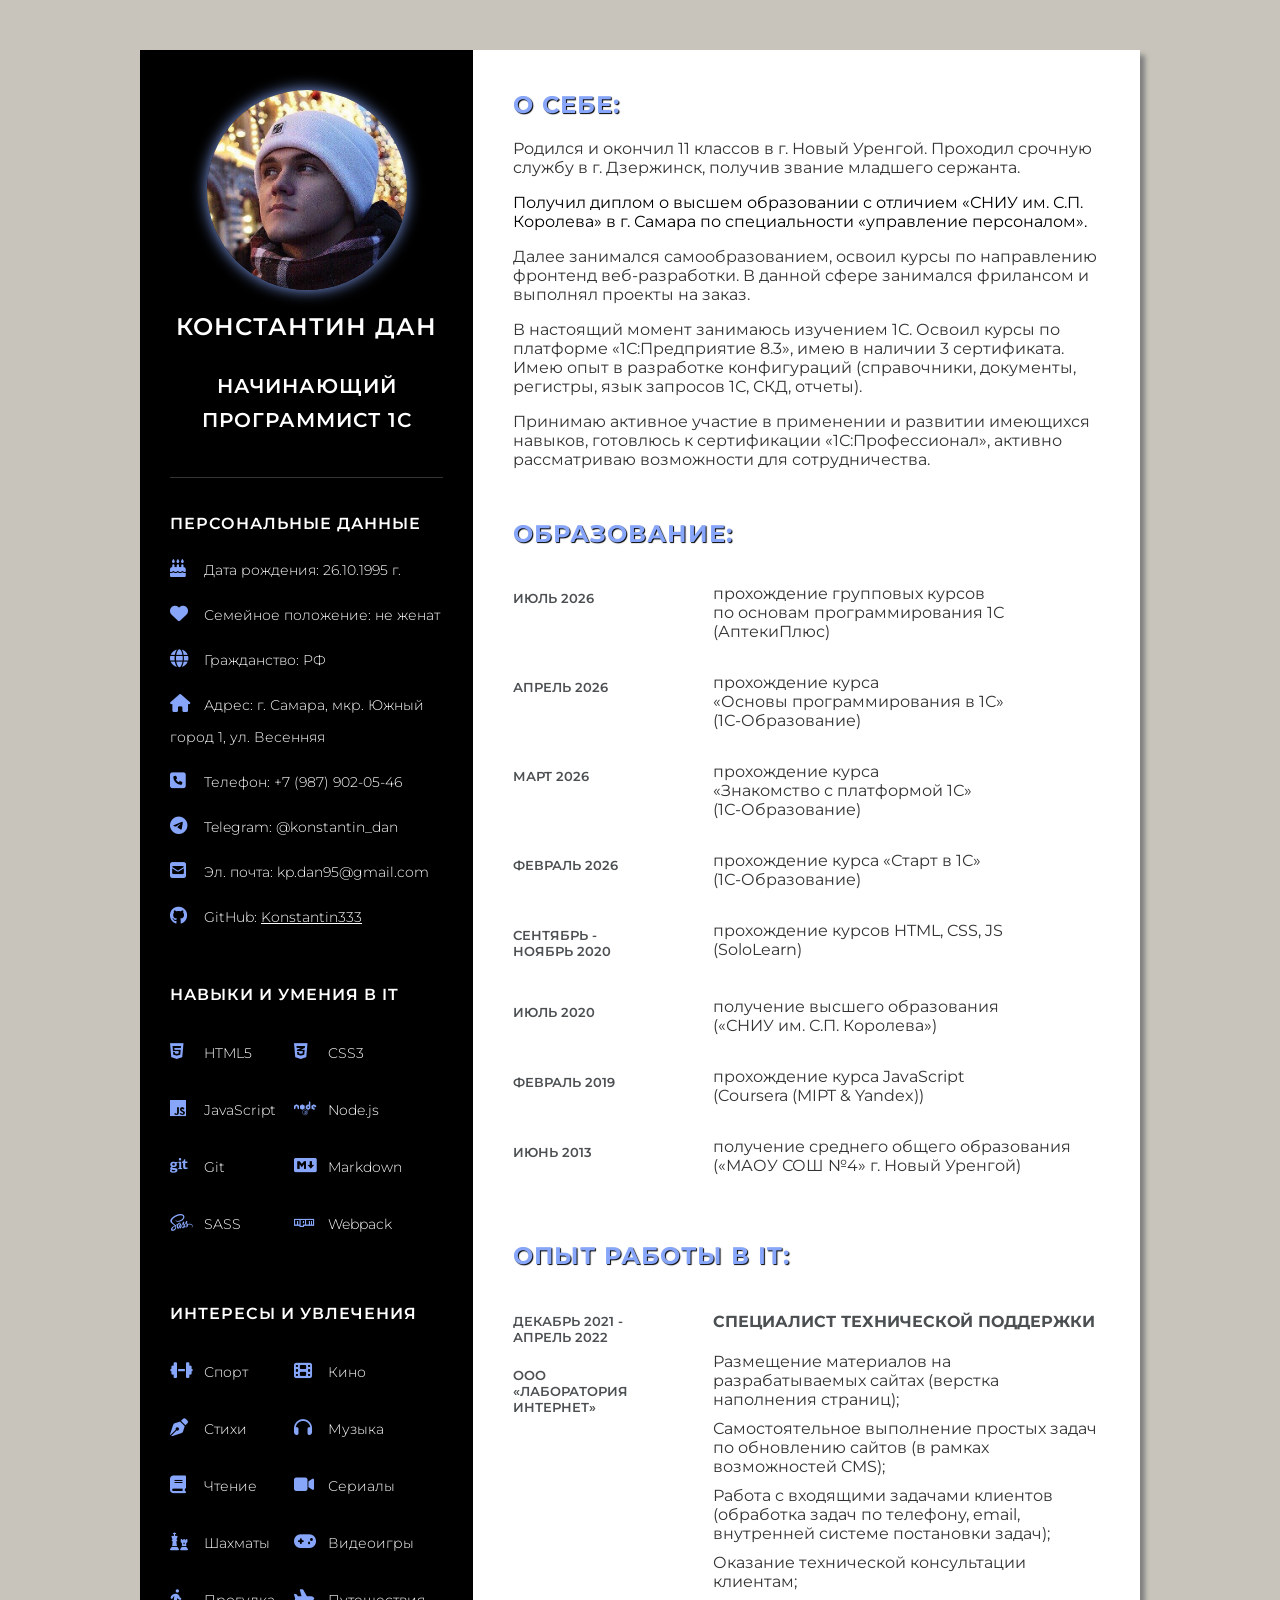
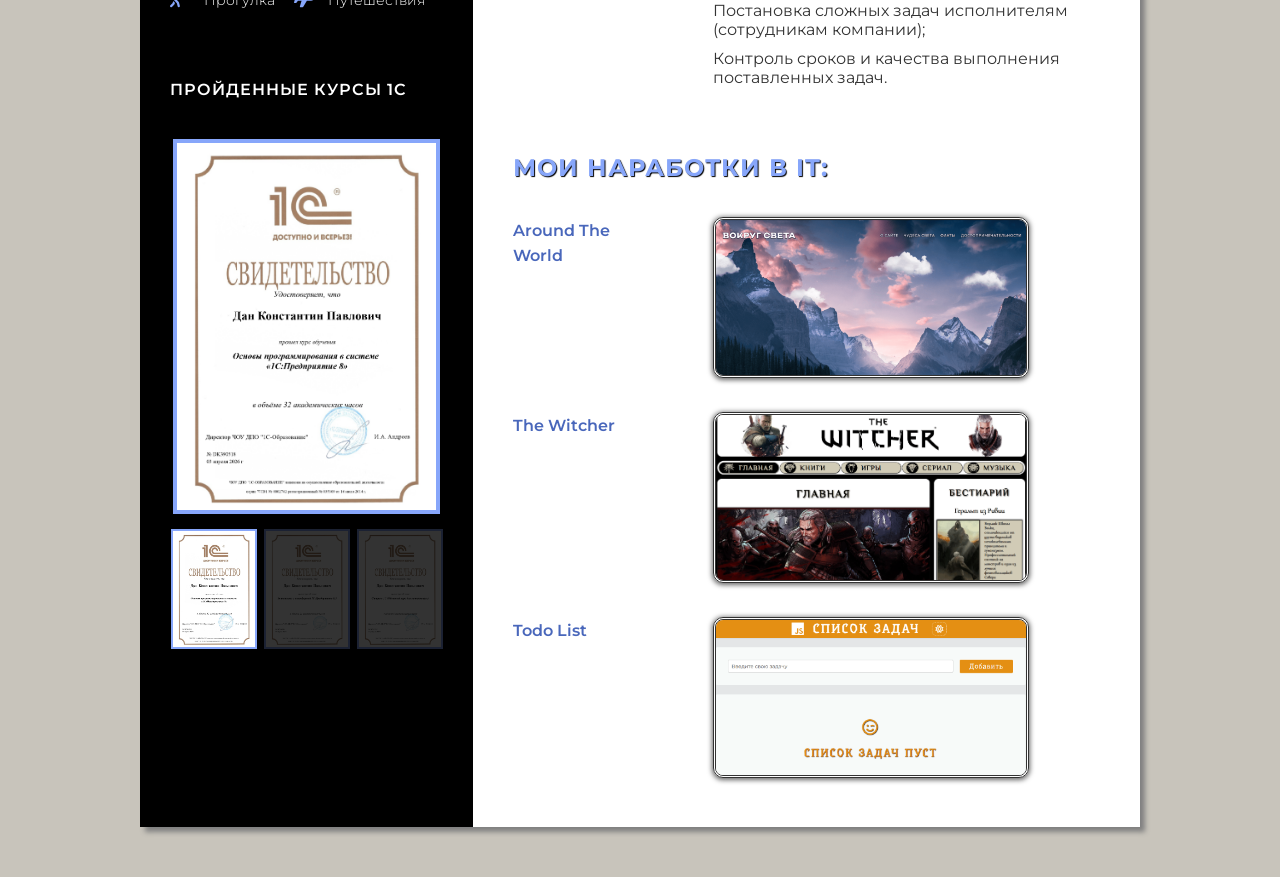
<file: index.html>
<!DOCTYPE html>
<html lang="ru">

<head>
  <meta charset="utf-8" />
  <meta name="viewport" content="width=device-width" initial-scale="1.0" />
  <title>Резюме Дан К.П.</title>
  <link rel="icon" type="image/x-icon" href="./images/icon.png" />
  <link rel="stylesheet" href="./styles/main.css" />
  <link rel="stylesheet" href="./styles/mobile.css" />
  <!-- Иконочный шрифт Font Awesome v.6.4.0: -->
  <link rel="stylesheet" href="https://cdnjs.cloudflare.com/ajax/libs/font-awesome/6.4.0/css/all.min.css"
    integrity="sha512-iecdLmaskl7CVkqkXNQ/ZH/XLlvWZOJyj7Yy7tcenmpD1ypASozpmT/E0iPtmFIB46ZmdtAc9eNBvH0H/ZpiBw=="
    crossorigin="anonymous" referrerpolicy="no-referrer" />
  <!-- Шрифты Montserrat Medium 500: -->
  <link rel="preconnect" href="https://fonts.googleapis.com" />
  <link rel="preconnect" href="https://fonts.gstatic.com" crossorigin />
  <link href="https://fonts.googleapis.com/css2?family=Montserrat:wght@500&display=swap" rel="stylesheet" />
</head>

<body>
  <div class="container">
    <div class="leftSide">
      <div class="profileText">
        <div class="photo">
          <img src="./images/my-photo.jpg" alt="avatar" />
        </div>
        <h2>
          Константин Дан
          <hr />
          <span>Начинающий<br />программист 1С</span>
        </h2>
      </div>
      <div class="personalInfo">
        <h3 class="title">Персональные данные</h3>
        <ul>
          <li>
            <span class="icon"><i class="fa fa-birthday-cake" aria-hidden="true"></i></span>
            <span class="text">Дата рождения: 26.10.1995 г.</span>
          </li>
          <li>
            <span class="icon">
              <i class="fa-solid fa-heart"></i>
            </span>
            <span class="text">Семейное положение: не женат</span>
          </li>
          <li>
            <span class="icon">
              <i class="fa fa-globe" aria-hidden="true"></i>
            </span>
            <span class="text">Гражданство: РФ</span>
          </li>
          <li>
            <span class="icon">
              <i class="fa-solid fa-house"></i>
            </span>
            <span class="text">Адрес: г. Самара, мкр. Южный город 1, ул. Весенняя</span>
          </li>
          <li>
            <span class="icon">
              <i class="fa fa-phone-square" aria-hidden="true"></i>
            </span>
            <span class="text">Телефон: +7 (987) 902-05-46</span>
          </li>
          <li>
            <span class="icon">
              <i class="fa-brands fa-telegram" aria-hidden="true"></i>
            </span>
            <span class="text">Telegram: @konstantin_dan</span>
          </li>
          <li>
            <span class="icon">
              <i class="fa fa-envelope-square" aria-hidden="true"></i>
            </span>
            <span class="text">Эл. почта: kp.dan95@gmail.com</span>
          </li>
          <li>
            <span class="icon">
              <i class="fa-brands fa-github" aria-hidden="true"></i>
            </span>
            <span class="text">GitHub:
              <a target="_blank" href="https://github.com/Konstantin333">Konstantin333</a>
            </span>
          </li>
        </ul>
      </div>
      <div class="personalInfo skills">
        <h3 class="title">Навыки и умения в IT</h3>
        <ul>
          <li>
            <span class="icon">
              <i class="fa-brands fa-html5"></i>
            </span>
            <span class="text">HTML5</span>
          </li>
          <li>
            <span class="icon">
              <i class="fa-brands fa-css3-alt"></i>
            </span>
            <span class="text">CSS3</span>
          </li>
          <li>
            <span class="icon">
              <i class="fa-brands fa-js"></i>
            </span>
            <span class="text">JavaScript</span>
          </li>
          <li>
            <span class="icon">
              <i class="fa-brands fa-node"></i>
            </span>
            <span class="text">Node.js</span>
          </li>
          <li>
            <span class="icon">
              <i class="fa-brands fa-git"></i>
            </span>
            <span class="text">Git</span>
          </li>
          <li>
            <span class="icon">
              <i class="fa-brands fa-markdown"></i>
            </span>
            <span class="text">Markdown</span>
          </li>
          <li>
            <span class="icon">
              <i class="fa-brands fa-sass"></i>
            </span>
            <span class="text">SASS</span>
          </li>
          <li>
            <span class="icon">
              <i class="fa-brands fa-npm"></i>
            </span>
            <span class="text">Webpack</span>
          </li>
        </ul>
      </div>
      <div class="personalInfo interests">
        <h3 class="title">Интересы и увлечения</h3>
        <ul>
          <li>
            <span class="icon">
              <i class="fa-solid fa-dumbbell"></i>
            </span>
            <span class="text">Спорт</span>
          </li>
          <li>
            <span class="icon">
              <i class="fa-solid fa-film"></i>
            </span>
            <span class="text">Кино</span>
          </li>
          <li>
            <span class="icon">
              <i class="fa-solid fa-pen-nib"></i>
            </span>
            <span class="text">Стихи</span>
          </li>
          <li>
            <span class="icon">
              <i class="fa-sharp fa-solid fa-headphones"></i>
            </span>
            <span class="text">Музыка</span>
          </li>
          <li>
            <span class="icon">
              <i class="fa-solid fa-book"></i>
            </span>
            <span class="text">Чтение</span>
          </li>
          <li>
            <span class="icon">
              <i class="fa-solid fa-video"></i>
            </span>
            <span class="text">Сериалы</span>
          </li>
          <li>
            <span class="icon">
              <i class="fa-solid fa-chess"></i>
            </span>
            <span class="text">Шахматы</span>
          </li>
          <li>
            <span class="icon">
              <i class="fa-solid fa-gamepad"></i>
            </span>
            <span class="text">Видеоигры</span>
          </li>
          <li>
            <span class="icon">
              <i class="fa-solid fa-person-walking"></i>
            </span>
            <span class="text">Прогулка</span>
          </li>
          <li>
            <span class="icon">
              <i class="fa-solid fa-plane"></i>
            </span>
            <span class="text">Путешествия</span>
          </li>
        </ul>
      </div>
      <div class="personalInfo courses">
        <h3 class="title">Пройденные курсы 1C</h3>
        <div class="courseImg">
          <img src="./images/courses/basics-of-programming.jpg" alt="course" />
        </div>
        <div class="markers">
          <div>
            <img src="./images/courses/basics-of-programming.jpg" alt="course-1с-1" />
          </div>
          <div>
            <img src="./images/courses/getting-to-know-the-platform.jpg" alt="course-1с-2" />
          </div>
          <div>
            <img src="./images/courses/start-in-1c.jpg" alt="course-1с-3" />
          </div>
        </div>
      </div>
    </div>
    <div class="rightSide">
      <div class="about">
        <h2 class="title2">О себе:</h2>
        <p>
          Родился и окончил 11 классов в г. Новый Уренгой.
          Проходил срочную службу в г. Дзержинск, получив звание младшего сержанта.
        </p>
        </p>
          Получил диплом о высшем образовании с отличием «СНИУ им. С.П. Королева» в г. Самара по специальности «управление персоналом».
        <p>
        <p>
          Далее занимался самообразованием, освоил курсы по направлению фронтенд веб-разработки.
          В данной сфере занимался фрилансом и выполнял проекты на заказ.
        </p>
        <p>
          В настоящий момент занимаюсь изучением 1С. Освоил курсы по платформе «1С:Предприятие 8.3», имею в наличии 3 сертификата.
          Имею опыт в разработке конфигураций (справочники, документы, регистры, язык запросов 1С, СКД, отчеты).
        </p>
        <p>
          Принимаю активное участие в применении и развитии имеющихся навыков, готовлюсь к сертификации «1С:Профессионал»,
          активно рассматриваю возможности для сотрудничества.
        </p>
      </div>
      <div class="about">
        <h2 class="title2">Образование:</h2>
        <div class="box">
          <div class="year">
            <h5>июль 2026</h5>
          </div>
          <div class="text">
            <p>прохождение групповых курсов<br />по основам программирования 1С<br />(АптекиПлюс)</p>
          </div>
        </div>
        <div class="box">
          <div class="year">
            <h5>апрель 2026</h5>
          </div>
          <div class="text">
            <p>прохождение курса<br />«Основы программирования в 1С»<br />(1С-Образование)</p>
          </div>
        </div>
        <div class="box">
          <div class="year">
            <h5>март 2026</h5>
          </div>
          <div class="text">
            <p>прохождение курса<br />«Знакомство с платформой 1С»<br />(1С-Образование)</p>
          </div>
        </div>
        <div class="box">
          <div class="year">
            <h5>февраль 2026</h5>
          </div>
          <div class="text">
            <p>прохождение курса «Старт в 1С»<br />(1С-Образование)</p>
          </div>
        </div>
        <div class="box">
          <div class="year">
            <h5>сентябрь -<br />ноябрь 2020</h5>
          </div>
          <div class="text">
            <p>прохождение курсов HTML, CSS, JS<br />(SoloLearn)</p>
          </div>
        </div>
        <div class="box">
          <div class="year">
            <h5>июль 2020</h5>
          </div>
          <div class="text">
            <p>
              получение высшего образования<br />(«СНИУ им. С.П. Королева»)
            </p>
          </div>
        </div>
        <div class="box">
          <div class="year">
            <h5>февраль 2019</h5>
          </div>
          <div class="text">
            <p>
              прохождение курса JavaScript<br />(Coursera (MIPT & Yandex))
            </p>
          </div>
        </div>
        <div class="box">
          <div class="year">
            <h5>июнь 2013</h5>
          </div>
          <div class="text">
            <p>
              получение среднего общего образования<br />(«МАОУ СОШ №4» г.
              Новый Уренгой)
            </p>
          </div>
        </div>
      </div>
      <div class="about">
        <h2 class="title2">Опыт работы в IT:</h2>
        <div class="box">
          <div class="year">
            <h5>декабрь 2021 - апрель 2022</h5>
            <h5>ООО «Лаборатория Интернет»</h5>
          </div>
          <div class="text">
            <h4>Специалист технической поддержки</h4>
            <ul>
              <li>
                Размещение материалов на разрабатываемых сайтах (верстка
                наполнения страниц);
              </li>
              <li>
                Самостоятельное выполнение простых задач по обновлению сайтов
                (в рамках возможностей CMS);
              </li>
              <li>
                Работа с входящими задачами клиентов (обработка задач по
                телефону, email, внутренней системе постановки задач);
              </li>
              <li>Оказание технической консультации клиентам;</li>
              <li>
                Постановка сложных задач исполнителям (сотрудникам компании);
              </li>
              <li>
                Контроль сроков и качества выполнения поставленных задач.
              </li>
            </ul>
          </div>
        </div>
      </div>
      <div class="about">
        <h2 class="title2">Мои наработки в IT:</h2>
        <div class="box">
          <div class="year">
            <p>
              <a target="_blank" href="../around-the-world/">
                Around The World<br />
              </a>
            </p>
          </div>
          <div class="text">
            <a target="_blank" href="../around-the-world/">
              <img src="./images/my-projects/around-the-world.png" alt="around-the-world" />
            </a>
          </div>
        </div>
        <div class="box">
          <div class="year">
            <p>
              <a target="_blank" href="../the-witcher/">The Witcher<br />
              </a>
            </p>
          </div>
          <div class="text">
            <a target="_blank" href="../the-witcher/">
              <img src="./images/my-projects/the-witcher.png" alt="the-witcher" /></a>
          </div>
        </div>
        <div class="box">
          <div class="year">
            <p>
              <a target="_blank" href="../todo-list-js/">
                Todo List<br />
              </a>
            </p>
          </div>
          <div class="text">
            <a target="_blank" href="../todo-list-js/">
              <img src="./images/my-projects/todo-list.png" alt="todo-list" />
            </a>
          </div>
        </div>
      </div>
    </div>
  </div>
  <script src="./scripts/main.js"></script>
</body>

</html>
</file>
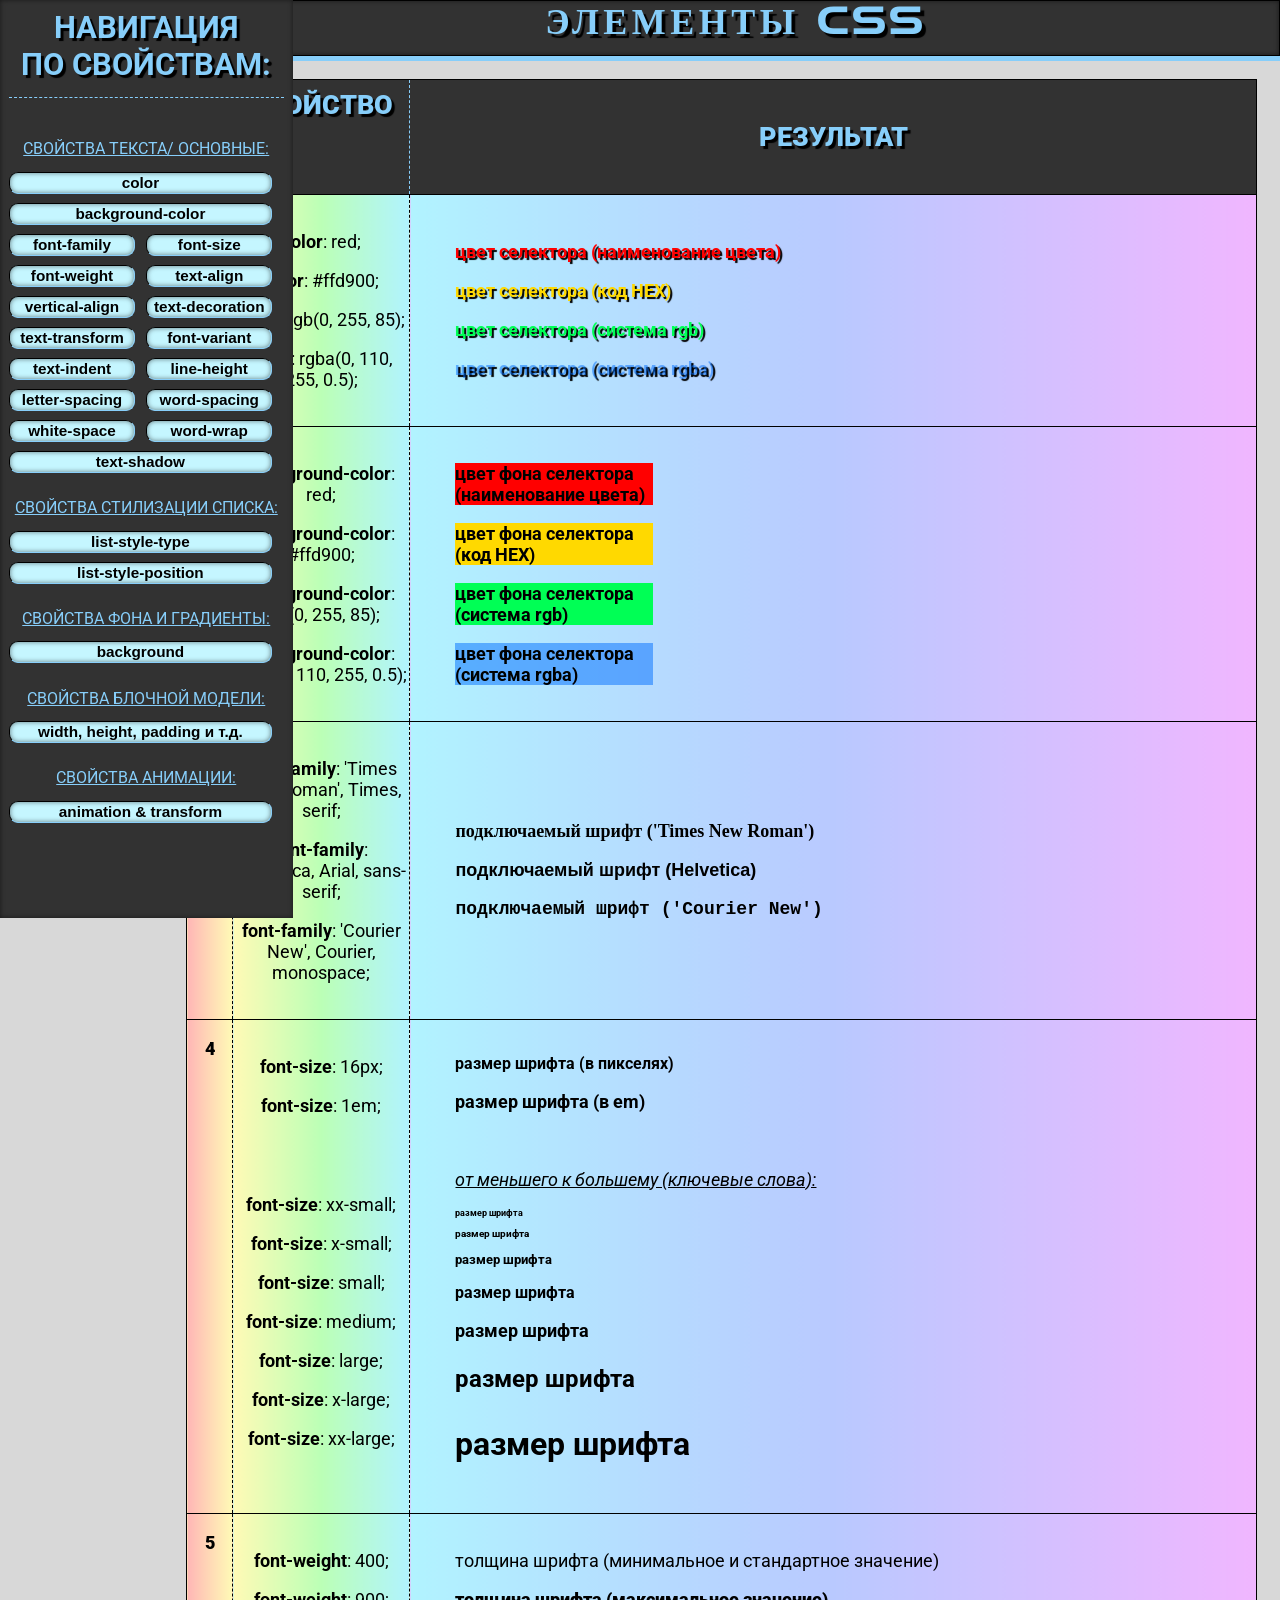
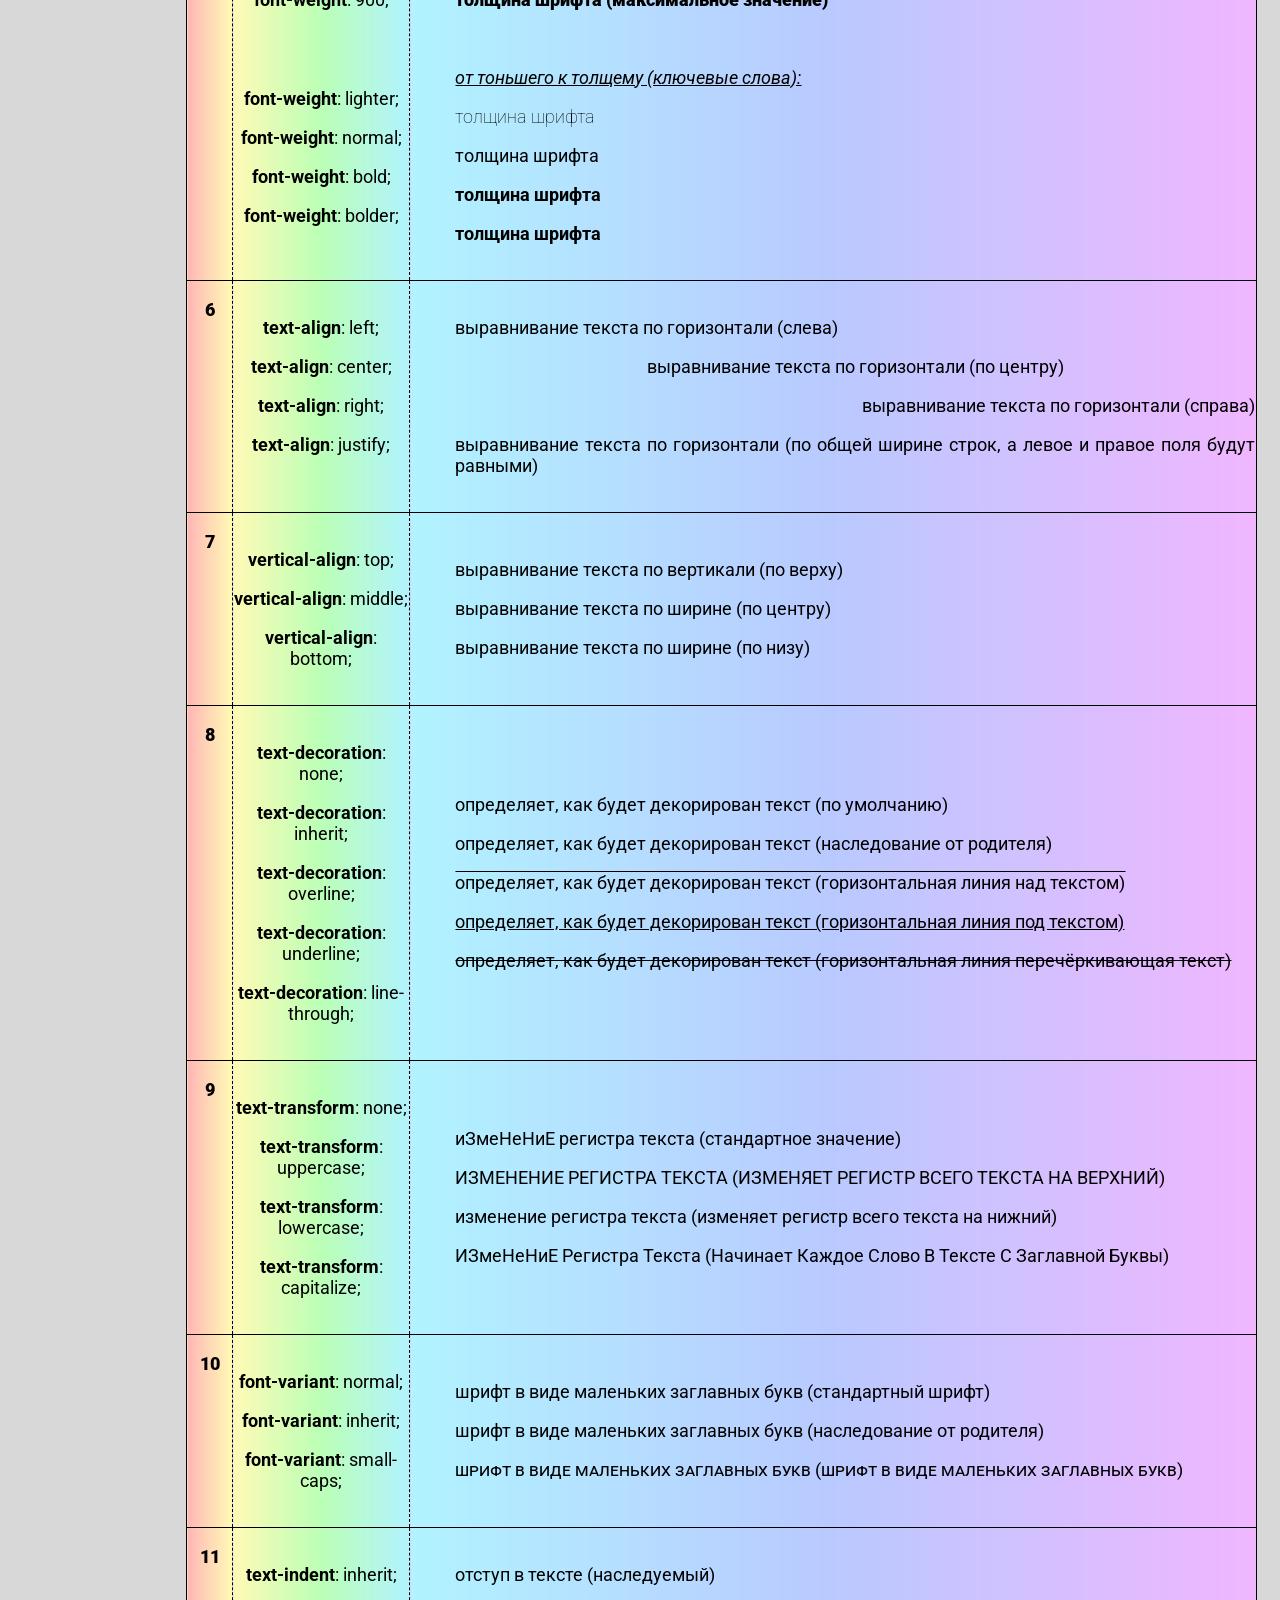
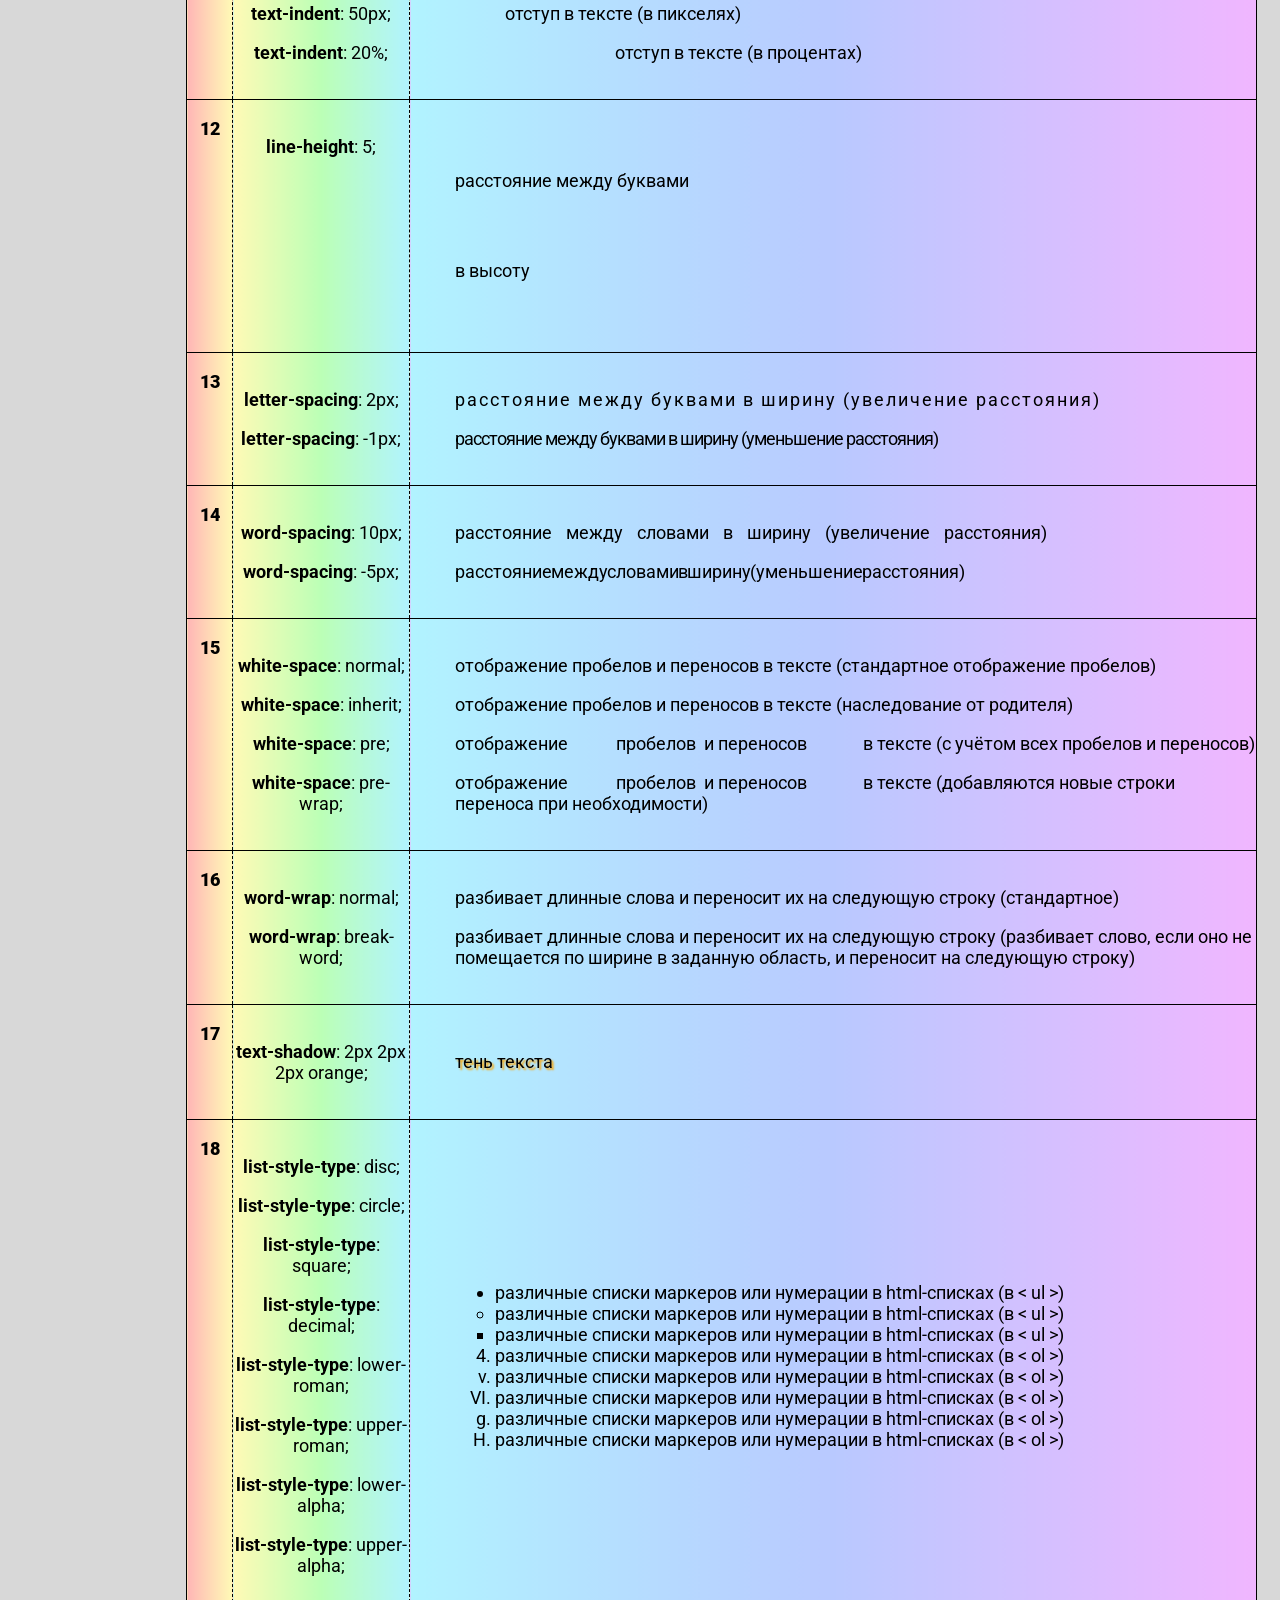
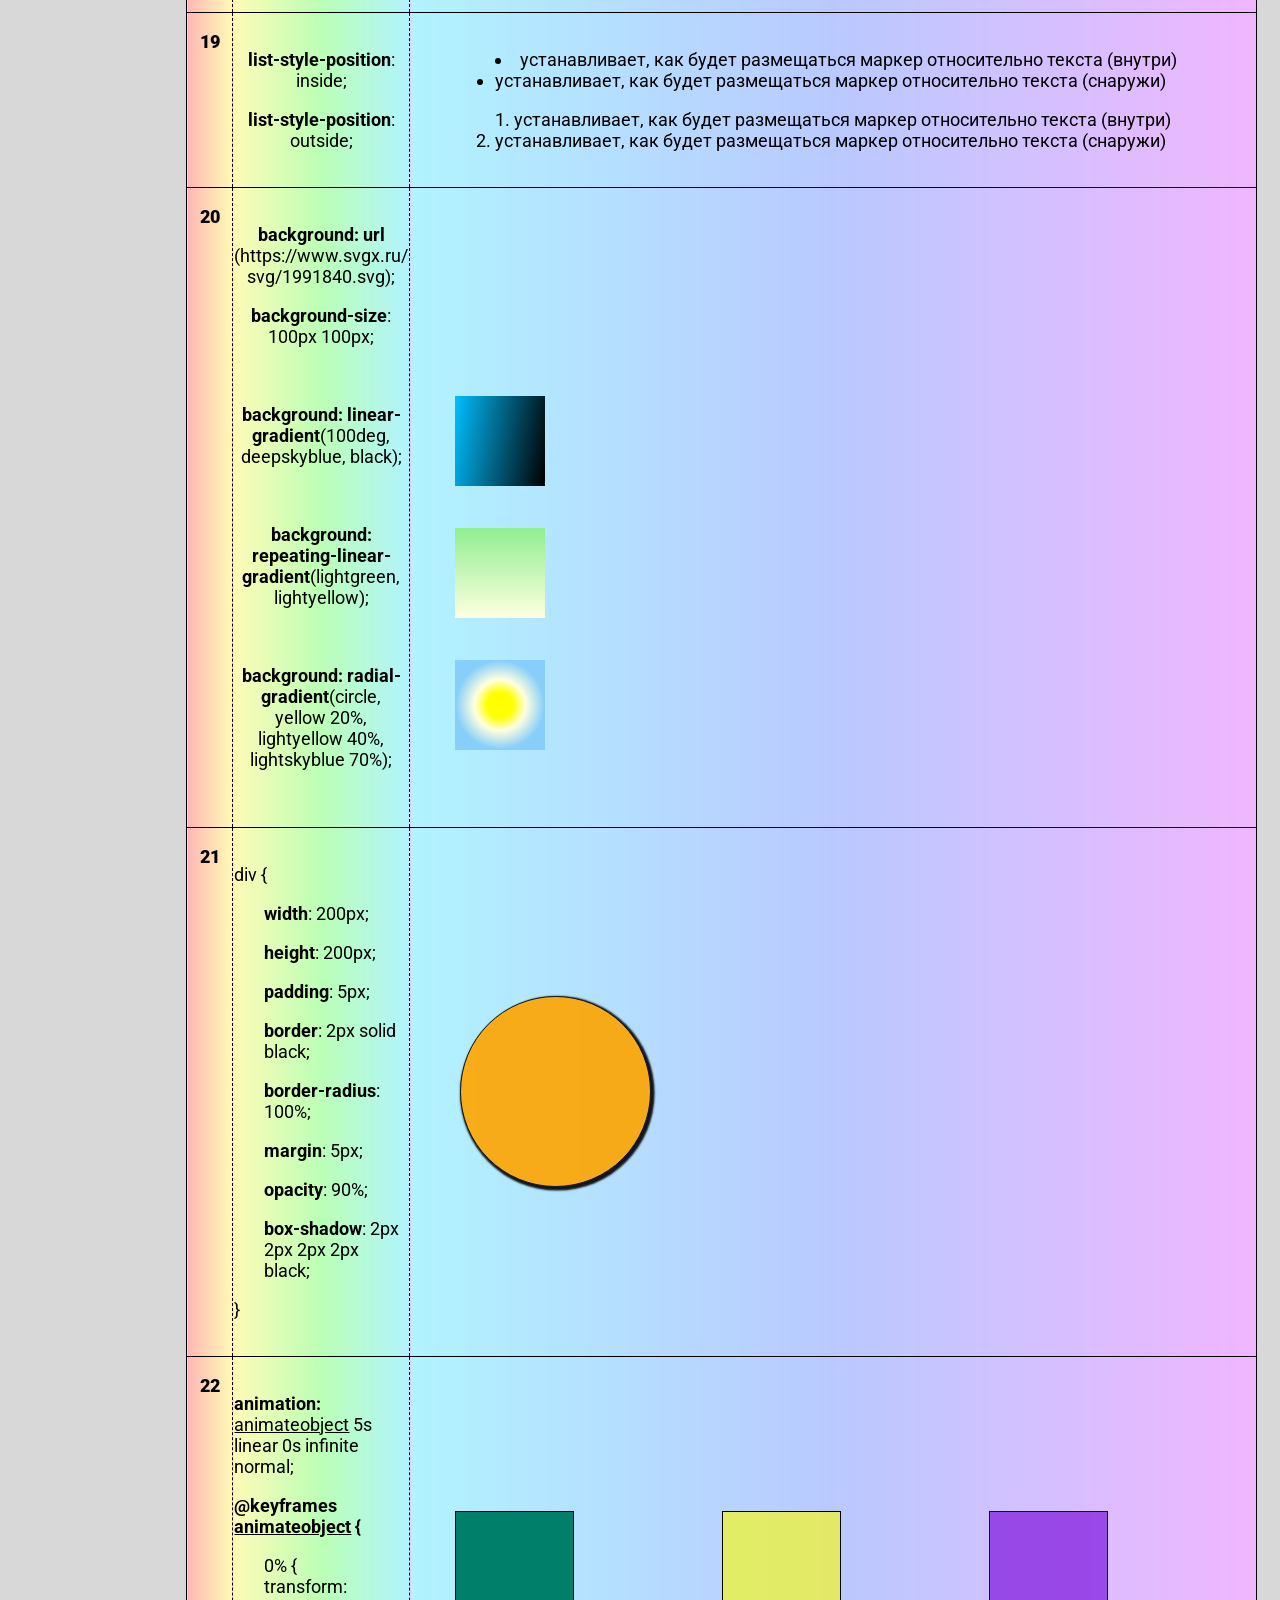
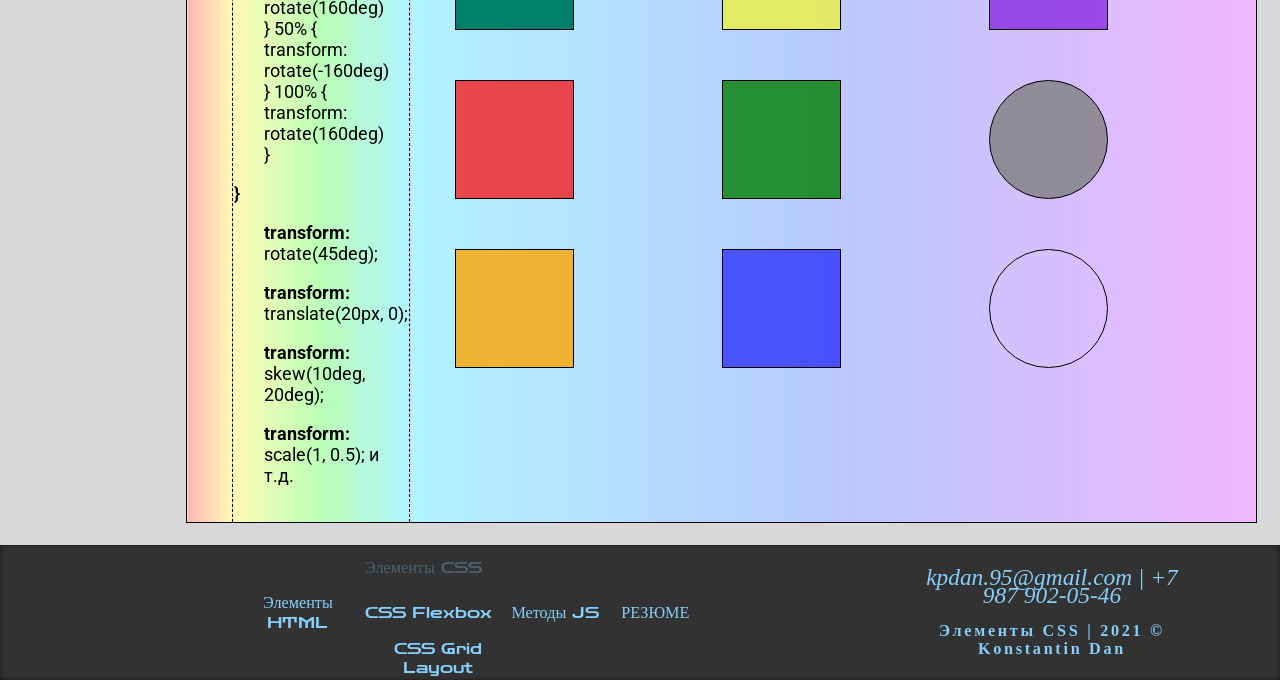
<file: css-elements.html>
<!DOCTYPE html>
<html>
    <head>
        <meta charset='utf-8'>
        <title>Элементы CSS</title>
        <link href='./images/my-photo.png' rel='icon' type='x-icon/image'>
        <link href='./images/my-photo.png' rel='shortcut-icon' type='x-icon/image'>
        <link href='./styles/css-elements.css' rel='stylesheet' type='text/css'>
        <!-- Шрифт Roboto: -->
        <link rel="preconnect" href="https://fonts.gstatic.com">
        <link href="https://fonts.googleapis.com/css2?family=Roboto&display=swap" rel="stylesheet">
        <!-- Шрифт Zen Dots: -->
        <link rel='preconnect' href='https://fonts.gstatic.com'>
        <link href='https://fonts.googleapis.com/css2?family=Zen+Dots&display=swap' rel='stylesheet'>
    </head>
    <body>
        <header id='page-title'>
            <b>ЭЛЕМЕНТЫ CSS</b>
        </header>
        <nav id ='item-navigation'>
            <h1>НАВИГАЦИЯ<br>ПО СВОЙСТВАМ:</h1>
            <div id='disable-selection'>
                <input type='button' value='отменить выделение'></div>
            </div>
            <p class='element-sections'><u>свойства текста/ основные:</u></p>
            <input class='navigation-elements' id='navigation-item-per-line' type='button' value='color'>
            <input class='navigation-elements' id='navigation-item-per-line' type='button' value='background-color'>
            <input class='navigation-elements' type='button' value='font-family'>
            <input class='navigation-elements' type='button' value='font-size'>
            <input class='navigation-elements' type='button' value='font-weight'>
            <input class='navigation-elements' type='button' value='text-align'>
            <input class='navigation-elements' type='button' value='vertical-align'>
            <input class='navigation-elements' type='button' value='text-decoration'>
            <input class='navigation-elements' type='button' value='text-transform'>
            <input class='navigation-elements' type='button' value='font-variant'>
            <input class='navigation-elements' type='button' value='text-indent'>
            <input class='navigation-elements' type='button' value='line-height'>
            <input class='navigation-elements' type='button' value='letter-spacing'>
            <input class='navigation-elements' type='button' value='word-spacing'>
            <input class='navigation-elements' type='button' value='white-space'>
            <input class='navigation-elements' type='button' value='word-wrap'>
            <input class='navigation-elements' id='navigation-item-per-line' type='button' value='text-shadow'>
            <p class='element-sections'><u>свойства стилизации списка:</u></p>
            <input class='navigation-elements' id='navigation-item-per-line' type='button' value='list-style-type'>
            <input class='navigation-elements' id='navigation-item-per-line' type='button' value='list-style-position'>
            <p class='element-sections'><u>свойства фона и градиенты:</u></p>
            <input class='navigation-elements' id='navigation-item-per-line' type='button' value='background'>
            <p class='element-sections'><u>свойства блочной модели:</u></p>
            <input class='navigation-elements' id='navigation-item-per-line' type='button' value='width, height, padding и т.д.'>
            <p class='element-sections'><u>свойства анимации:</u></p>
            <input class='navigation-elements' id='navigation-item-per-line' type='button' value='animation & transform'>
        </nav>
        <table id='elements-table'>
            <tr>
                <td>№ п/п</td>
                <td>СВОЙСТВО</td>
                <td>РЕЗУЛЬТАТ</td>
            </tr>
            <tr>
                <td>1</td>
                <td>
                    <p><b>color</b>: red;</p>
                    <p><b>color</b>: #ffd900;</p>
                    <p><b>color</b>: rgb(0, 255, 85);</p>
                    <p><b>color</b>:  rgba(0, 110, 255, 0.5);</p>
                </td>
                <td>
                    <p id='property-1-1'><b>цвет селектора (наименование цвета)</b></p>
                    <p id='property-1-2'><b>цвет селектора (код HEX)</b></p>
                    <p id='property-1-3'><b>цвет селектора (система rgb)</b></p>
                    <p id='property-1-4'><b>цвет селектора (система rgba)</b></p>
                </td>
            </tr>
            <tr>
                <td>2</td>
                <td>
                    <p><b>background-color</b>: red;</p>
                    <p><b>background-color</b>: #ffd900;</p>
                    <p><b>background-color</b>: rgb(0, 255, 85);</p>
                    <p><b>background-color</b>:  rgba(0, 110, 255, 0.5);</p>
                </td>
                <td>
                    <p id='property-2-1'><b>цвет фона селектора (наименование цвета)</b></p>
                    <p id='property-2-2'><b>цвет фона селектора (код HEX)</b></p>
                    <p id='property-2-3'><b>цвет фона селектора (система rgb)</b></p>
                    <p id='property-2-4'><b>цвет фона селектора (система rgba)</b></p>
                </td>
            </tr>
            <tr>
                <td>3</td>
                <td>
                    <p><b>font-family</b>: 'Times New Roman', Times, serif;</p>
                    <p><b>font-family</b>: Helvetica, Arial, sans-serif;</p>
                    <p><b>font-family</b>: 'Courier New', Courier, monospace;</p>
                </td>
                <td>
                    <p id='property-3-1'><b>подключаемый шрифт ('Times New Roman')</b></p>
                    <p id='property-3-2'><b>подключаемый шрифт (Helvetica)</b></p>
                    <p id='property-3-3'><b>подключаемый шрифт ('Courier New')</b></p>
                </td>
            </tr>
            <tr>
                <td>4</td>
                <td>
                    <p><b>font-size</b>: 16px;</p>
                    <p><b>font-size</b>: 1em;</p><br><br>
                    <p><b>font-size</b>: xx-small;</p>
                    <p><b>font-size</b>: x-small;</p>
                    <p><b>font-size</b>: small;</p>
                    <p><b>font-size</b>: medium;</p>
                    <p><b>font-size</b>: large;</p>
                    <p><b>font-size</b>: x-large;</p>
                    <p><b>font-size</b>: xx-large;</p>
                </td>
                <td>
                    <p id='property-4-1'><b>размер шрифта (в пикселях)</b></p>
                    <p id='property-4-2'><b>размер шрифта (в em)</b></p><br>
                    <p><i><u>от меньшего к большему (ключевые слова):</u></i></p>
                    <p id='property-4-3'><b>размер шрифта</b></p>
                    <p id='property-4-4'><b>размер шрифта</b></p>
                    <p id='property-4-5'><b>размер шрифта</b></p>
                    <p id='property-4-6'><b>размер шрифта</b></p>
                    <p id='property-4-7'><b>размер шрифта</b></p>
                    <p id='property-4-8'><b>размер шрифта</b></p>
                    <p id='property-4-9'><b>размер шрифта</b></p>
                </td>
            </tr>
            <tr>
                <td>5</td>
                <td>
                    <p><b>font-weight</b>: 400;</p>
                    <p><b>font-weight</b>: 900;</p><br><br>
                    <p><b>font-weight</b>: lighter;</p>
                    <p><b>font-weight</b>: normal;</p>
                    <p><b>font-weight</b>: bold;</p>
                    <p><b>font-weight</b>: bolder;</p>
                </td>
                <td>
                    <p id='property-5-1'>толщина шрифта (минимальное и стандартное значение)</p>
                    <p id='property-5-2'>толщина шрифта (максимальное значение)</p><br>
                    <p><i><u>от тоньшего к толщему (ключевые слова):</u></i></p>
                    <p id='property-5-3'>толщина шрифта</p>
                    <p id='property-5-4'>толщина шрифта</p>
                    <p id='property-5-5'>толщина шрифта</p>
                    <p id='property-5-6'>толщина шрифта</p>
                </td>
            </tr>
            <tr>
                <td>6</td>
                <td>
                    <p><b>text-align</b>: left;</p>
                    <p><b>text-align</b>: center;</p>
                    <p><b>text-align</b>: right;</p>
                    <p><b>text-align</b>: justify;</p>
                </td>
                <td>
                    <p id='property-6-1'>выравнивание текста по горизонтали (слева)</p>
                    <p id='property-6-2'>выравнивание текста по горизонтали (по центру)</p>
                    <p id='property-6-3'>выравнивание текста по горизонтали (справа)</p>
                    <p id='property-6-4'>выравнивание текста по горизонтали (по общей ширине строк, а левое и правое поля будут равными)</p>
                </td>
            </tr>

            <tr>
                <td>7</td>
                <td>
                    <p><b>vertical-align</b>: top;</p>
                    <p><b>vertical-align</b>: middle;</p>
                    <p><b>vertical-align</b>: bottom;</p>
                </td>
                <td>
                    <p id='property-7-1'>выравнивание текста по вертикали (по верху)</p>
                    <p id='property-7-2'>выравнивание текста по ширине (по центру)</p>
                    <p id='property-7-3'>выравнивание текста по ширине (по низу)</p>
                </td>
            </tr>
            <tr>
                <td>8</td>
                <td>
                    <p><b>text-decoration</b>: none;</p>
                    <p><b>text-decoration</b>: inherit;</p>
                    <p><b>text-decoration</b>: overline;</p>
                    <p><b>text-decoration</b>: underline;</p>
                    <p><b>text-decoration</b>: line-through;</p>
                </td>
                <td>
                    <p id='property-8-1'>определяет, как будет декорирован текст (по умолчанию)</p>
                    <p id='property-8-2'>определяет, как будет декорирован текст (наследование от родителя)</p>
                    <p id='property-8-3'>определяет, как будет декорирован текст (горизонтальная линия над текстом)</p>
                    <p id='property-8-4'>определяет, как будет декорирован текст (горизонтальная линия под текстом)</p>
                    <p id='property-8-5'>определяет, как будет декорирован текст (горизонтальная линия перечёркивающая текст)</p>
                </td>
            </tr>
            <tr>
                <td>9</td>
                <td>
                    <p><b>text-transform</b>: none;</p>
                    <p><b>text-transform</b>: uppercase;</p>
                    <p><b>text-transform</b>: lowercase;</p>
                    <p><b>text-transform</b>: capitalize;</p>
                </td>
                <td>
                    <p id='property-9-1'>иЗмеНеНиЕ регистра текста (стандартное значение)</p>
                    <p id='property-9-2'>иЗмеНеНиЕ регистра текста (изменяет регистр всего текста на верхний)</p>
                    <p id='property-9-3'>иЗмеНеНиЕ регистра текста (изменяет регистр всего текста на нижний)</p>
                    <p id='property-9-4'>иЗмеНеНиЕ регистра текста (начинает каждое слово в тексте с заглавной буквы)</p> 
                </td>
            </tr>
            <tr>
                <td>10</td>
                <td>
                    <p><b>font-variant</b>: normal;</p>
                    <p><b>font-variant</b>: inherit;</p>
                    <p><b>font-variant</b>: small-caps;</p>
                </td>
                <td>
                    <p id='property-10-1'>шрифт в виде маленьких заглавных букв (стандартный шрифт)</p>
                    <p id='property-10-2'>шрифт в виде маленьких заглавных букв (наследование от родителя)</p>
                    <p id='property-10-3'>шрифт в виде маленьких заглавных букв (шрифт в виде маленьких заглавных букв)</p>        
                </td>
            </tr>
            <tr>
                <td>11</td>
                <td>
                    <p><b>text-indent</b>: inherit;</p>
                    <p><b>text-indent</b>: 50px;</p>
                    <p><b>text-indent</b>: 20%;</p>
                </td>
                <td>
                    <p id='property-11-1'>отступ в тексте (наследуемый)</p>
                    <p id='property-11-2'>отступ в тексте (в пикселях)</p>
                    <p id='property-11-3'>отступ в тексте (в процентах)</p>
                </td>
            </tr>

            <tr>
                <td>12</td>
                <td>
                    <p><b>line-height</b>: 5;</p>
                </td>
                <td>
                    <p id='property-12'>расстояние между буквами<br>в высоту</p>
                </td>
            </tr>
            <tr>
                <td>13</td>
                <td>
                    <p><b>letter-spacing</b>: 2px;</p>
                    <p><b>letter-spacing</b>: -1px;</p>
                </td>
                <td>
                    <p id='property-13-1'>расстояние между буквами в ширину (увеличение расстояния)</p>
                    <p id='property-13-2'>расстояние между буквами в ширину (уменьшение расстояния)</p>
                </td>
            </tr>
            <tr>
                <td>14</td>
                <td>
                    <p><b>word-spacing</b>: 10px;</p>
                    <p><b>word-spacing</b>: -5px;</p>
                </td>
                <td>
                    <p id='property-14-1'>расстояние между словами в ширину (увеличение расстояния)</p>
                    <p id='property-14-2'>расстояние между словами в ширину (уменьшение расстояния)</p>
                </td>
            </tr>
            <tr>
                <td>15</td>
                <td>
                    <p><b>white-space</b>: normal;</p>
                    <p><b>white-space</b>: inherit;</p>
                    <p><b>white-space</b>: pre;</p>
                    <p><b>white-space</b>: pre-wrap;</p>
                </td>
                <td>
                    <p id='property-15-1'>отображение            пробелов  и переносов              в тексте (стандартное отображение пробелов)</p>
                    <p id='property-15-2'>отображение            пробелов  и переносов              в тексте (наследование от родителя)</p>
                    <p id='property-15-3'>отображение            пробелов  и переносов              в тексте (с учётом всех пробелов и переносов)</p>
                    <p id='property-15-4'>отображение            пробелов  и переносов              в тексте (добавляются новые строки переноса при необходимости)</p>
                </td>
            </tr>
            <tr>
                <td>16</td>
                <td>
                    <p><b>word-wrap</b>: normal;</p>
                    <p><b>word-wrap</b>: break-word;</p>
                </td>
                <td>
                    <p id='property-16-1'>разбивает длинные слова и переносит их на следующую строку (стандартное)</p>
                    <p id='property-16-2'>разбивает длинные слова и переносит их на следующую строку (разбивает слово, если оно не помещается по ширине в заданную область, и переносит на следующую строку)</p>
                </td>
            </tr>
            <tr>
                <td>17</td>
                <td>
                    <p><b>text-shadow</b>: 2px 2px 2px orange;</p>
                </td>
                <td>
                    <p id='property-17'>тень текста</p>
                </td>
            </tr>
            <tr>
                <td>18</td>
                <td>
                    <p><b>list-style-type</b>: disc;</p>
                    <p><b>list-style-type</b>: circle;</p>
                    <p><b>list-style-type</b>: square;</p>
                    <p><b>list-style-type</b>: decimal;</p>
                    <p><b>list-style-type</b>: lower-roman;</p>
                    <p><b>list-style-type</b>: upper-roman;</p>
                    <p><b>list-style-type</b>: lower-alpha;</p>
                    <p><b>list-style-type</b>: upper-alpha;</p>
                </td>
                <td>
                    <ul>
                        <li id='property-18-1'>различные списки маркеров или нумерации в html-списках (в < ul >)</li>
                        <li id='property-18-2'>различные списки маркеров или нумерации в html-списках (в < ul >)</li>
                        <li id='property-18-3'>различные списки маркеров или нумерации в html-списках (в < ul >)</li>
                        <li id='property-18-4'>различные списки маркеров или нумерации в html-списках (в < ol >)</li>
                        <li id='property-18-5'>различные списки маркеров или нумерации в html-списках (в < ol >)</li>
                        <li id='property-18-6'>различные списки маркеров или нумерации в html-списках (в < ol >)</li>
                        <li id='property-18-7'>различные списки маркеров или нумерации в html-списках (в < ol >)</li>
                        <li id='property-18-8'>различные списки маркеров или нумерации в html-списках (в < ol >)</li>
                    </ul>
                </td>
            </tr>
            <tr>
                <td>19</td>
                <td>
                    <p><b>list-style-position</b>: inside;</p>
                    <p><b>list-style-position</b>: outside;</p>
                </td>
                <td>
                    <ul>
                        <li id='property-19-1'>устанавливает, как будет размещаться маркер относительно текста (внутри)</li>
                        <li id='property-19-2'>устанавливает, как будет размещаться маркер относительно текста (снаружи)</li>
                    </ul>
                    <ol>
                        <li id='property-19-1'>устанавливает, как будет размещаться маркер относительно текста (внутри)</li>
                        <li id='property-19-2'>устанавливает, как будет размещаться маркер относительно текста (снаружи)</li>
                    </ol>
                </td>
            </tr>
            <tr>
                <td>20</td>
                <td>
                    <p><b>background: url </b><br>(https://www.svgx.ru/<br>svg/1991840.svg);</p>
                    <p><b>background-size</b>: <br>100px 100px;</p><br>
                    <p><b>background: linear-gradient</b>(100deg, deepskyblue, black);</p><br>
                    <p><b>background: repeating-linear-gradient</b>(lightgreen, lightyellow);</p><br>
                    <p><b>background: radial-gradient</b>(circle, yellow 20%, lightyellow 40%, lightskyblue 70%);</p><br>
                </td>
                <td>
                    <div id='properties-20-1'></div><br><br>
                    <div id='properties-20-2'></div><br><br>
                    <div id='properties-20-3'></div><br><br>
                    <div id='properties-20-4'></div>
                </td>
            </tr>
            <tr>
                <td>21</td>
                <td>
                    <p id='paragraph-21-1'>div {</p>
                    <p id='paragraphs-21'><b>width</b>: 200px;</p>
                    <p id='paragraphs-21'><b>height</b>: 200px;</p>
                    <p id='paragraphs-21'><b>padding</b>: 5px;</p>
                    <p id='paragraphs-21'><b>border</b>: 2px solid black;</p>
                    <p id='paragraphs-21'><b>border-radius</b>: 100%;</p>
                    <p id='paragraphs-21'><b>margin</b>: 5px;</p>
                    <p id='paragraphs-21'><b>opacity</b>: 90%;</p>
                    <p id='paragraphs-21'><b>box-shadow</b>: 2px 2px 2px 2px black;</p>
                    <p id='paragraph-21-1'>}</p>
                </td>
                <td>
                    <div id='properties-21'></div>
                </td>
            </tr>

            <tr>
                <td>22</td>
                <td>
                    <p id='paragraph-22-1'><b>animation:</b> <u>animateobject</u> 5s linear 0s infinite normal;</p>
                    <p id='paragraph-22-1'><b>@keyframes <u>animateobject</u> {</b></p>
                    <p id='paragraphs-22'>0% {<br>transform: rotate(160deg)<br>} 50% {<br>transform: rotate(-160deg)<br>}
                        100% {<br>transform: rotate(160deg)<br>}</p>
                    <p id='paragraph-22-1'><b>}</b></p>
                    <p id='paragraphs-22'><b>transform:</b> rotate(45deg);</p>
                    <p id='paragraphs-22'><b>transform:</b> translate(20px, 0);</p>  
                    <p id='paragraphs-22'><b>transform:</b> skew(10deg, 20deg);</p>  
                    <p id='paragraphs-22'><b>transform:</b> scale(1, 0.5); и т.д.</p>   
                </td>
                <td>
                    <div id='properties-22'>
                        <div id='property-22-1'></div>
                        <div id='property-22-2'></div>
                        <div id='property-22-3'></div>
                        <div id='property-22-4'></div>
                        <div id='property-22-5'></div>
                        <div id='property-22-6'></div>
                        <div id='property-22-7'></div>
                        <div id='property-22-8'></div>
                        <div id='property-22-9'></div>
                    </div>
                </td>
            </tr>
        </table>
        <footer id='footer-page'>
            <div id='footer-content'>
                <a href='html-elements.html'>Элементы HTML</a>
                <a id='used-link' href='css-elements.html'>Элементы CSS</a>
                <a href='css-flexbox.html'>CSS Flexbox</a>
                <a href='css-grid.html'>CSS Grid Layout</a>
                <a href='js-methods.html'>Методы JS</a>
                <a href='index.html'>РЕЗЮМЕ</a>
                <p>
                    <i>kpdan.95@gmail.com | +7 987 902-05-46</i><br>
                    <b>Элементы CSS | 2021 © Konstantin Dan</b>
                </p>
            </div>   
        </footer>
        <div id='arrowTop' hidden></div>
        <script src='./scripts/css-elements.js' type='text/javascript'></script>
    </body>
</html>
</file>
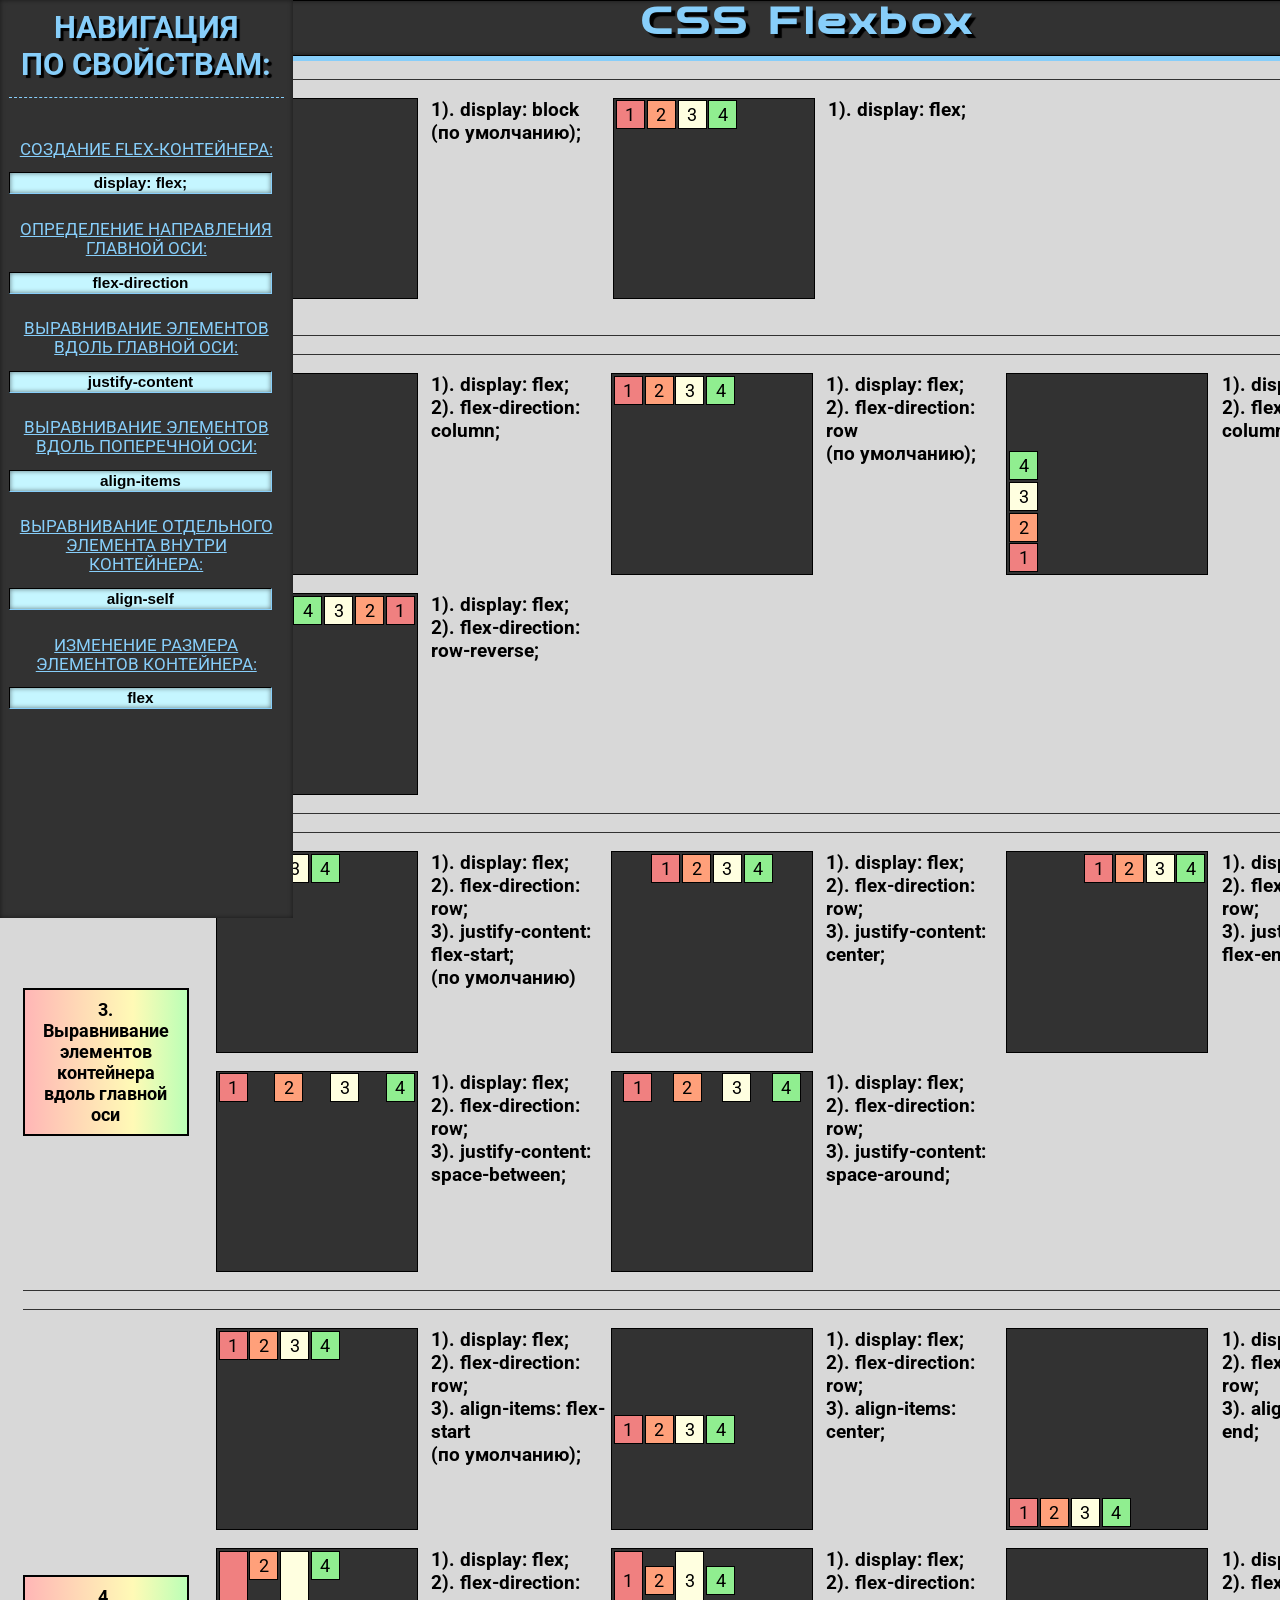
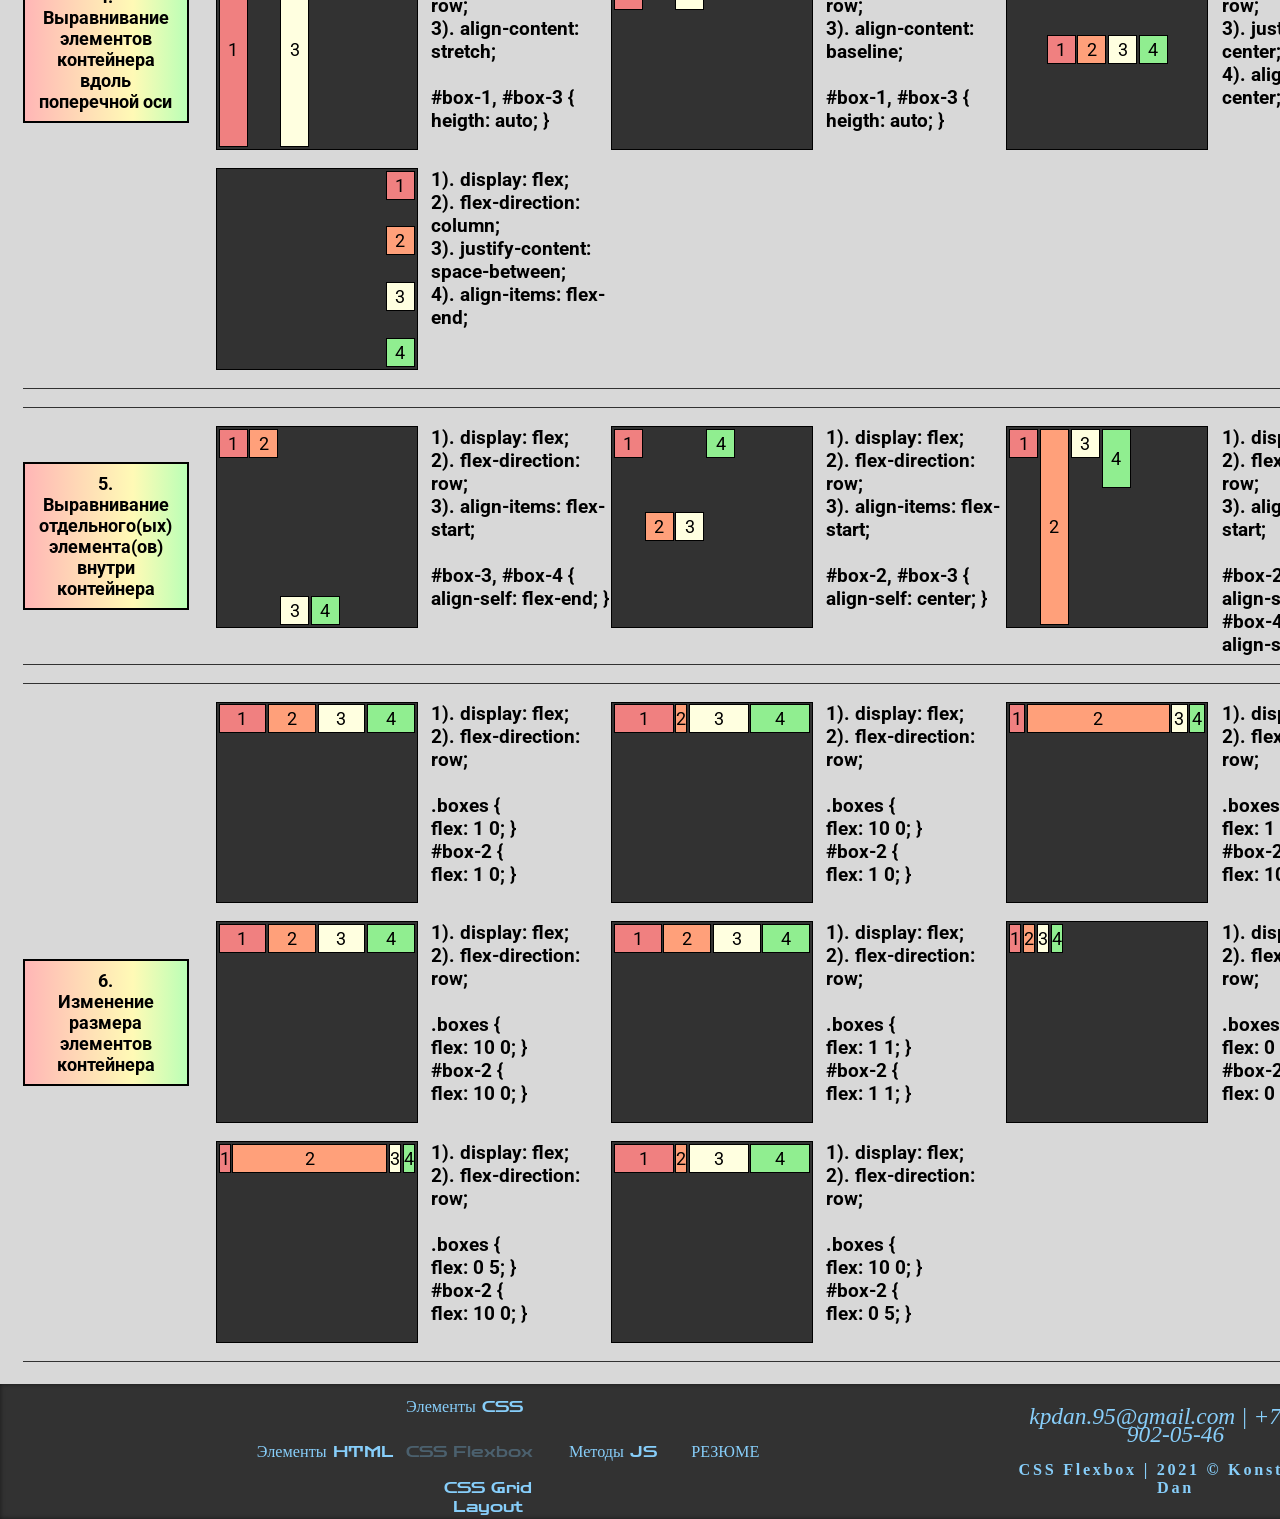
<file: css-flexbox.html>
<!DOCTYPE html>
<html>
    <head>
        <meta charset='utf-8'>
        <title>CSS Flexbox</title>
        <link href='./images/my-photo.png' rel='icon' type='x-icon/image'>
        <link href='./images/my-photo.png' rel='shortcut-icon' type='x-icon/image'>
        <link href='./styles/css-flexbox.css' rel='stylesheet' type='text/css'>
        <!-- Шрифт Roboto: -->
        <link rel="preconnect" href="https://fonts.gstatic.com">
        <link href="https://fonts.googleapis.com/css2?family=Roboto&display=swap" rel="stylesheet">
        <!-- Шрифт Zen Dots: -->
        <link rel='preconnect' href='https://fonts.gstatic.com'>
        <link href='https://fonts.googleapis.com/css2?family=Zen+Dots&display=swap' rel='stylesheet'>
    </head>
    <body>
        <header id='page-title'>
            <b>CSS Flexbox</b>
        </header>
        <nav id ='item-navigation'>
            <h1>НАВИГАЦИЯ<br>ПО СВОЙСТВАМ:</h1>
            <div id='disable-selection'>
                <input type='button' value='отменить выделение'></div>
            </div>
            <p class='element-sections'><u>Создание flex-контейнера:</u></p>
            <input class='navigation-elements' id='navigation-item-per-line' type='button' value='display: flex;'>
            <p class='element-sections'><u>Определение направления главной оси:</u></p>
            <input class='navigation-elements' id='navigation-item-per-line' type='button' value='flex-direction'>
            <p class='element-sections'><u>Выравнивание элементов вдоль главной оси:</u></p>
            <input class='navigation-elements' id='navigation-item-per-line' type='button' value='justify-content'>
            <p class='element-sections'><u>Выравнивание элементов вдоль поперечной оси:</u></p>
            <input class='navigation-elements' id='navigation-item-per-line' type='button' value='align-items'>
            <p class='element-sections'><u>Выравнивание отдельного элемента внутри контейнера:</u></p>
            <input class='navigation-elements' id='navigation-item-per-line' type='button' value='align-self'>
            <p class='element-sections'><u>Изменение размера элементов контейнера:</u></p>
            <input class='navigation-elements' id='navigation-item-per-line' type='button' value='flex'>
        </nav>
        <article>
            <section>
                <h1 class='section-heading'>1.<br>Создание flex-контейнера:</h1>
                <div id='container-1-1' class='containers'>
                    <div id='box-1' class='boxes'><p>1</p></div>
                    <div id='box-2' class='boxes'><p>2</p></div>
                    <div id='box-3' class='boxes'><p>3</p></div>
                    <div id='box-4' class='boxes'><p>4</p></div>
                </div>
                <span class='container-signatures'><b>1). display: block</br>(по умолчанию);</b></span>
                <div id='container-1-2' class='containers'>
                    <div id='box-1' class='boxes'><p>1</p></div>
                    <div id='box-2' class='boxes'><p>2</p></div>
                    <div id='box-3' class='boxes'><p>3</p></div>
                    <div id='box-4' class='boxes'><p>4</p></div>
                </div>
                <span class='container-signatures'><b>1). display: flex;</b></span>
            </section>
            <section>
                <h1 class='section-heading'>2.<br>Определение направления главной оси</h1>
                <div id='container-2-1' class='containers'>
                    <div id='box-1' class='boxes'><p>1</p></div>
                    <div id='box-2' class='boxes'><p>2</p></div>
                    <div id='box-3' class='boxes'><p>3</p></div>
                    <div id='box-4' class='boxes'><p>4</p></div>
                </div>
                <span class='container-signatures'><b>1). display: flex;</br>2). flex-direction: column;</b></span>
                <div id='container-2-2' class='containers'>
                    <div id='box-1' class='boxes'><p>1</p></div>
                    <div id='box-2' class='boxes'><p>2</p></div>
                    <div id='box-3' class='boxes'><p>3</p></div>
                    <div id='box-4' class='boxes'><p>4</p></div>
                </div>
                <span class='container-signatures'><b>1). display: flex;</br>2). flex-direction: row</br>(по умолчанию);</b></span>
                <div id='container-2-3' class='containers'>
                    <div id='box-1' class='boxes'><p>1</p></div>
                    <div id='box-2' class='boxes'><p>2</p></div>
                    <div id='box-3' class='boxes'><p>3</p></div>
                    <div id='box-4' class='boxes'><p>4</p></div>
                </div>
                <span class='container-signatures'><b>1). display: flex;</br>2). flex-direction: column-reverse;</b></span>
                <div id='container-2-4' class='containers'>
                    <div id='box-1' class='boxes'><p>1</p></div>
                    <div id='box-2' class='boxes'><p>2</p></div>
                    <div id='box-3' class='boxes'><p>3</p></div>
                    <div id='box-4' class='boxes'><p>4</p></div>
                </div>
                <span class='container-signatures'><b>1). display: flex;</br>2). flex-direction: row-reverse;</b></span>  
            </section>
            <section>
                <h1 class='section-heading'>3.<br>Выравнивание элементов контейнера вдоль главной оси</h1>
                <div id='container-3-1' class='containers'>
                    <div id='box-1' class='boxes'><p>1</p></div>
                    <div id='box-2' class='boxes'><p>2</p></div>
                    <div id='box-3' class='boxes'><p>3</p></div>
                    <div id='box-4' class='boxes'><p>4</p></div>
                </div>
                <span class='container-signatures'><b>1). display: flex;</br>2). flex-direction: row;</br>3). justify-content: flex-start;</br>(по умолчанию)</b></span>
                <div id='container-3-2' class='containers'>
                    <div id='box-1' class='boxes'><p>1</p></div>
                    <div id='box-2' class='boxes'><p>2</p></div>
                    <div id='box-3' class='boxes'><p>3</p></div>
                    <div id='box-4' class='boxes'><p>4</p></div>
                </div>
                <span class='container-signatures'><b>1). display: flex;</br>2). flex-direction: row;</br>3). justify-content: center;</b></span>
                <div id='container-3-3' class='containers'>
                    <div id='box-1' class='boxes'><p>1</p></div>
                    <div id='box-2' class='boxes'><p>2</p></div>
                    <div id='box-3' class='boxes'><p>3</p></div>
                    <div id='box-4' class='boxes'><p>4</p></div>
                </div>
                <span class='container-signatures'><b>1). display: flex;</br>2). flex-direction: row;</br>3). justify-content: flex-end;</b></span>
                <div id='container-3-4' class='containers'>
                    <div id='box-1' class='boxes'><p>1</p></div>
                    <div id='box-2' class='boxes'><p>2</p></div>
                    <div id='box-3' class='boxes'><p>3</p></div>
                    <div id='box-4' class='boxes'><p>4</p></div>
                </div>
                <span class='container-signatures'><b>1). display: flex;</br>2). flex-direction: row;</br>3). justify-content: space-between;</b></span>
                <div id='container-3-5' class='containers'>
                    <div id='box-1' class='boxes'><p>1</p></div>
                    <div id='box-2' class='boxes'><p>2</p></div>
                    <div id='box-3' class='boxes'><p>3</p></div>
                    <div id='box-4' class='boxes'><p>4</p></div>
                </div>
                <span class='container-signatures'><b>1). display: flex;</br>2). flex-direction: row;</br>3). justify-content: space-around;</b></span>
            </section>
            <section>
                <h1 class='section-heading'>4.<br>Выравнивание элементов контейнера вдоль поперечной оси</h1>
                <div id='container-4-1' class='containers'>
                    <div id='box-1' class='boxes'><p>1</p></div>
                    <div id='box-2' class='boxes'><p>2</p></div>
                    <div id='box-3' class='boxes'><p>3</p></div>
                    <div id='box-4' class='boxes'><p>4</p></div>
                </div>
                <span class='container-signatures'><b>1). display: flex;</br>2). flex-direction: row;</br>3). align-items: flex-start</br>(по умолчанию);</b></span>
                <div id='container-4-2' class='containers'>
                    <div id='box-1' class='boxes'><p>1</p></div>
                    <div id='box-2' class='boxes'><p>2</p></div>
                    <div id='box-3' class='boxes'><p>3</p></div>
                    <div id='box-4' class='boxes'><p>4</p></div>
                </div>
                <span class='container-signatures'><b>1). display: flex;</br>2). flex-direction: row;</br>3). align-items: center;</b></span>
                <div id='container-4-3' class='containers'>
                    <div id='box-1' class='boxes'><p>1</p></div>
                    <div id='box-2' class='boxes'><p>2</p></div>
                    <div id='box-3' class='boxes'><p>3</p></div>
                    <div id='box-4' class='boxes'><p>4</p></div>
                </div>
                <span class='container-signatures'><b>1). display: flex;</br>2). flex-direction: row;</br>3). align-items: flex-end;</b></span>
                <div id='container-4-4' class='containers'>
                    <div id='box-1' class='boxes' style='height: auto;'><p>1</p></div>
                    <div id='box-2' class='boxes'><p>2</p></div>
                    <div id='box-3' class='boxes' style='height: auto;'><p>3</p></div>
                    <div id='box-4' class='boxes'><p>4</p></div>
                </div>
                <span class='container-signatures'><b>1). display: flex;</br>2). flex-direction: row;</br>3). align-content: stretch;</br></br>#box-1, #box-3 {</br>heigth: auto; }</b></span>
                <div id='container-4-5' class='containers'>
                    <div id='box-1' class='boxes' style='height: auto;'><p>1</p></div>
                    <div id='box-2' class='boxes'><p>2</p></div>
                    <div id='box-3' class='boxes' style='height: auto;'><p>3</p></div>
                    <div id='box-4' class='boxes'><p>4</p></div>
                </div>
                <span class='container-signatures'><b>1). display: flex;</br>2). flex-direction: row;</br>3). align-content: baseline;</br></br>#box-1, #box-3 {</br>heigth: auto; }</b></span>
                <div id='container-4-6' class='containers'>
                    <div id='box-1' class='boxes'><p>1</p></div>
                    <div id='box-2' class='boxes'><p>2</p></div>
                    <div id='box-3' class='boxes'><p>3</p></div>
                    <div id='box-4' class='boxes'><p>4</p></div>
                </div>
                <span class='container-signatures'><b>1). display: flex;</br>2). flex-direction: row;</br>3). justify-content: center;</br>4). align-items: center;</b></span>
                <div id='container-4-7' class='containers'>
                    <div id='box-1' class='boxes'><p>1</p></div>
                    <div id='box-2' class='boxes'><p>2</p></div>
                    <div id='box-3' class='boxes'><p>3</p></div>
                    <div id='box-4' class='boxes'><p>4</p></div>
                </div>
                <span class='container-signatures'><b>1). display: flex;</br>2). flex-direction: column;</br>3). justify-content: space-between;</br>4). align-items: flex-end;</b></span>
            </section>
            <section>
                <h1 class='section-heading'>5.<br>Выравнивание отдельного(ых) элемента(ов) внутри контейнера</h1>
                <div id='container-5-1' class='containers'>
                    <div id='box-1' class='boxes'><p>1</p></div>
                    <div id='box-2' class='boxes'><p>2</p></div>
                    <div id='box-3' class='boxes'><p>3</p></div>
                    <div id='box-4' class='boxes'><p>4</p></div>
                </div>
                <span class='container-signatures'><b>1). display: flex;</br>2). flex-direction: row;</br>3). align-items: flex-start;</br></br>
                #box-3, #box-4 {</br>align-self: flex-end; }</b></span>
                <div id='container-5-2' class='containers'>
                    <div id='box-1' class='boxes'><p>1</p></div>
                    <div id='box-2' class='boxes'><p>2</p></div>
                    <div id='box-3' class='boxes'><p>3</p></div>
                    <div id='box-4' class='boxes'><p>4</p></div>
                </div>
                <span class='container-signatures'><b>1). display: flex;</br>2). flex-direction: row;</br>3). align-items: flex-start;</br></br>
                #box-2, #box-3 {</br>align-self: center; }</b></span>
                <div id='container-5-3' class='containers'>
                    <div id='box-1' class='boxes'><p>1</p></div>
                    <div id='box-2' class='boxes'><p>2</p></div>
                    <div id='box-3' class='boxes'><p>3</p></div>
                    <div id='box-4' class='boxes'><p>4</p></div>
                </div>
                <span class='container-signatures'><b>1). display: flex;</br>2). flex-direction: row;</br>3). align-items: flex-start;</br></br>
                #box-2 {</br>align-self: stretch;}</br>#box-4 {</br>align-self: baseline;}</b></span>
            </section>
            <section>
                <h1 class='section-heading'>6.<br>Изменение размера элементов контейнера</h1>
                <div id='container-6-1' class='containers'>
                    <div id='box-1' class='boxes-2'><p>1</p></div>
                    <div id='box-2' class='boxes-2'><p>2</p></div>
                    <div id='box-3' class='boxes-2'><p>3</p></div>
                    <div id='box-4' class='boxes-2'><p>4</p></div>
                </div>
                <span class='container-signatures'><b>1). display: flex;</br>2). flex-direction: row;</br></br>.boxes {</br>flex: 1 0; }</br>#box-2 {</br>flex: 1 0; }</b></span>
                <div id='container-6-2' class='containers'>
                    <div id='box-1' class='boxes-2'><p>1</p></div>
                    <div id='box-2' class='boxes-2'><p>2</p></div>
                    <div id='box-3' class='boxes-2'><p>3</p></div>
                    <div id='box-4' class='boxes-2'><p>4</p></div>
                </div>
                <span class='container-signatures'><b>1). display: flex;</br>2). flex-direction: row;</br></br>.boxes {</br>flex: 10 0; }</br>#box-2 {</br>flex: 1 0; }</b></span>
                <div id='container-6-3' class='containers'>
                    <div id='box-1' class='boxes-2'><p>1</p></div>
                    <div id='box-2' class='boxes-2'><p>2</p></div>
                    <div id='box-3' class='boxes-2'><p>3</p></div>
                    <div id='box-4' class='boxes-2'><p>4</p></div>
                </div>
                <span class='container-signatures'><b>1). display: flex;</br>2). flex-direction: row;</br></br>.boxes {</br>flex: 1 0; }</br>#box-2 {</br>flex: 10 0; }</b></span>
                <div id='container-6-4' class='containers'>
                    <div id='box-1' class='boxes-2'><p>1</p></div>
                    <div id='box-2' class='boxes-2'><p>2</p></div>
                    <div id='box-3' class='boxes-2'><p>3</p></div>
                    <div id='box-4' class='boxes-2'><p>4</p></div>
                </div>
                <span class='container-signatures'><b>1). display: flex;</br>2). flex-direction: row;</br></br>.boxes {</br>flex: 10 0; }</br>#box-2 {</br>flex: 10 0; }</b></span>
                <div id='container-6-5' class='containers'>
                    <div id='box-1' class='boxes-2'><p>1</p></div>
                    <div id='box-2' class='boxes-2'><p>2</p></div>
                    <div id='box-3' class='boxes-2'><p>3</p></div>
                    <div id='box-4' class='boxes-2'><p>4</p></div>
                </div>
                <span class='container-signatures'><b>1). display: flex;</br>2). flex-direction: row;</br></br>.boxes {</br>flex: 1 1; }</br>#box-2 {</br>flex: 1 1; }</b></span>
                <div id='container-6-6' class='containers'>
                    <div id='box-1' class='boxes-2'><p>1</p></div>
                    <div id='box-2' class='boxes-2'><p>2</p></div>
                    <div id='box-3' class='boxes-2'><p>3</p></div>
                    <div id='box-4' class='boxes-2'><p>4</p></div>
                </div>
                <span class='container-signatures'><b>1). display: flex;</br>2). flex-direction: row;</br></br>.boxes {</br>flex: 0 1; }</br>#box-2 {</br>flex: 0 1; }</b></span>
                <div id='container-6-7' class='containers'>
                    <div id='box-1' class='boxes-2'><p>1</p></div>
                    <div id='box-2' class='boxes-2'><p>2</p></div>
                    <div id='box-3' class='boxes-2'><p>3</p></div>
                    <div id='box-4' class='boxes-2'><p>4</p></div>
                </div>
                <span class='container-signatures'><b>1). display: flex;</br>2). flex-direction: row;</br></br>.boxes {</br>flex: 0 5; }</br>#box-2 {</br>flex: 10 0; }</b></span>
                <div id='container-6-8' class='containers'>
                    <div id='box-1' class='boxes-2'><p>1</p></div>
                    <div id='box-2' class='boxes-2'><p>2</p></div>
                    <div id='box-3' class='boxes-2'><p>3</p></div>
                    <div id='box-4' class='boxes-2'><p>4</p></div>
                </div>
                <span class='container-signatures'><b>1). display: flex;</br>2). flex-direction: row;</br></br>.boxes {</br>flex: 10 0; }</br>#box-2 {</br>flex: 0 5; }</b></span>
            </section>
        </article>
        <footer id='footer-page'>
            <div id='footer-content'>
                <a href='html-elements.html'>Элементы HTML</a>
                <a href='css-elements.html'>Элементы CSS</a>
                <a id='used-link' href='css-flexbox.html'>CSS Flexbox</a>
                <a href='css-grid.html'>CSS Grid Layout</a>
                <a href='js-methods.html'>Методы JS</a>
                <a href='index.html'>РЕЗЮМЕ</a>
                <p>
                    <i>kpdan.95@gmail.com | +7 987 902-05-46</i><br>
                    <b>CSS Flexbox | 2021 © Konstantin Dan</b>
                </p>
            </div>   
        </footer>
        <div id='arrowTop' hidden></div>
        <script src='./scripts/css-flexbox.js' type='text/javascript'></script>
    </body>
</html>
</file>
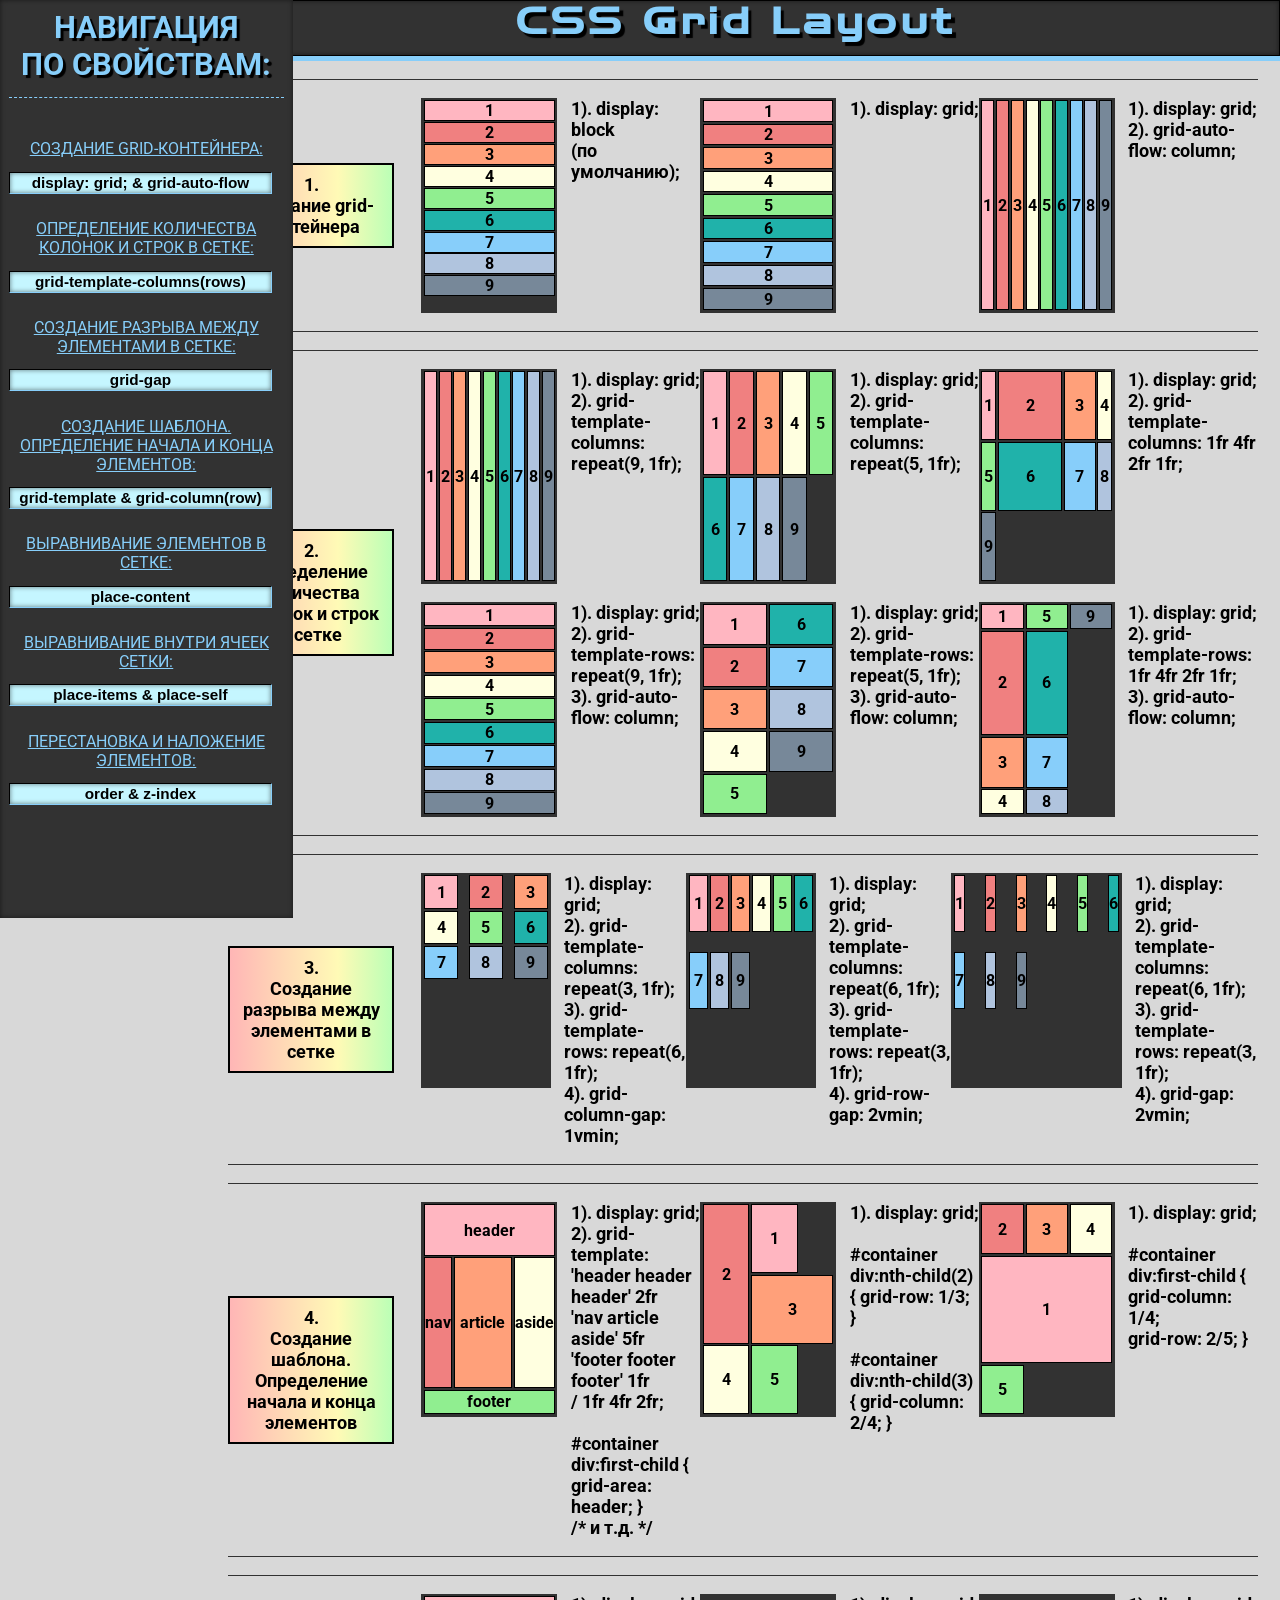
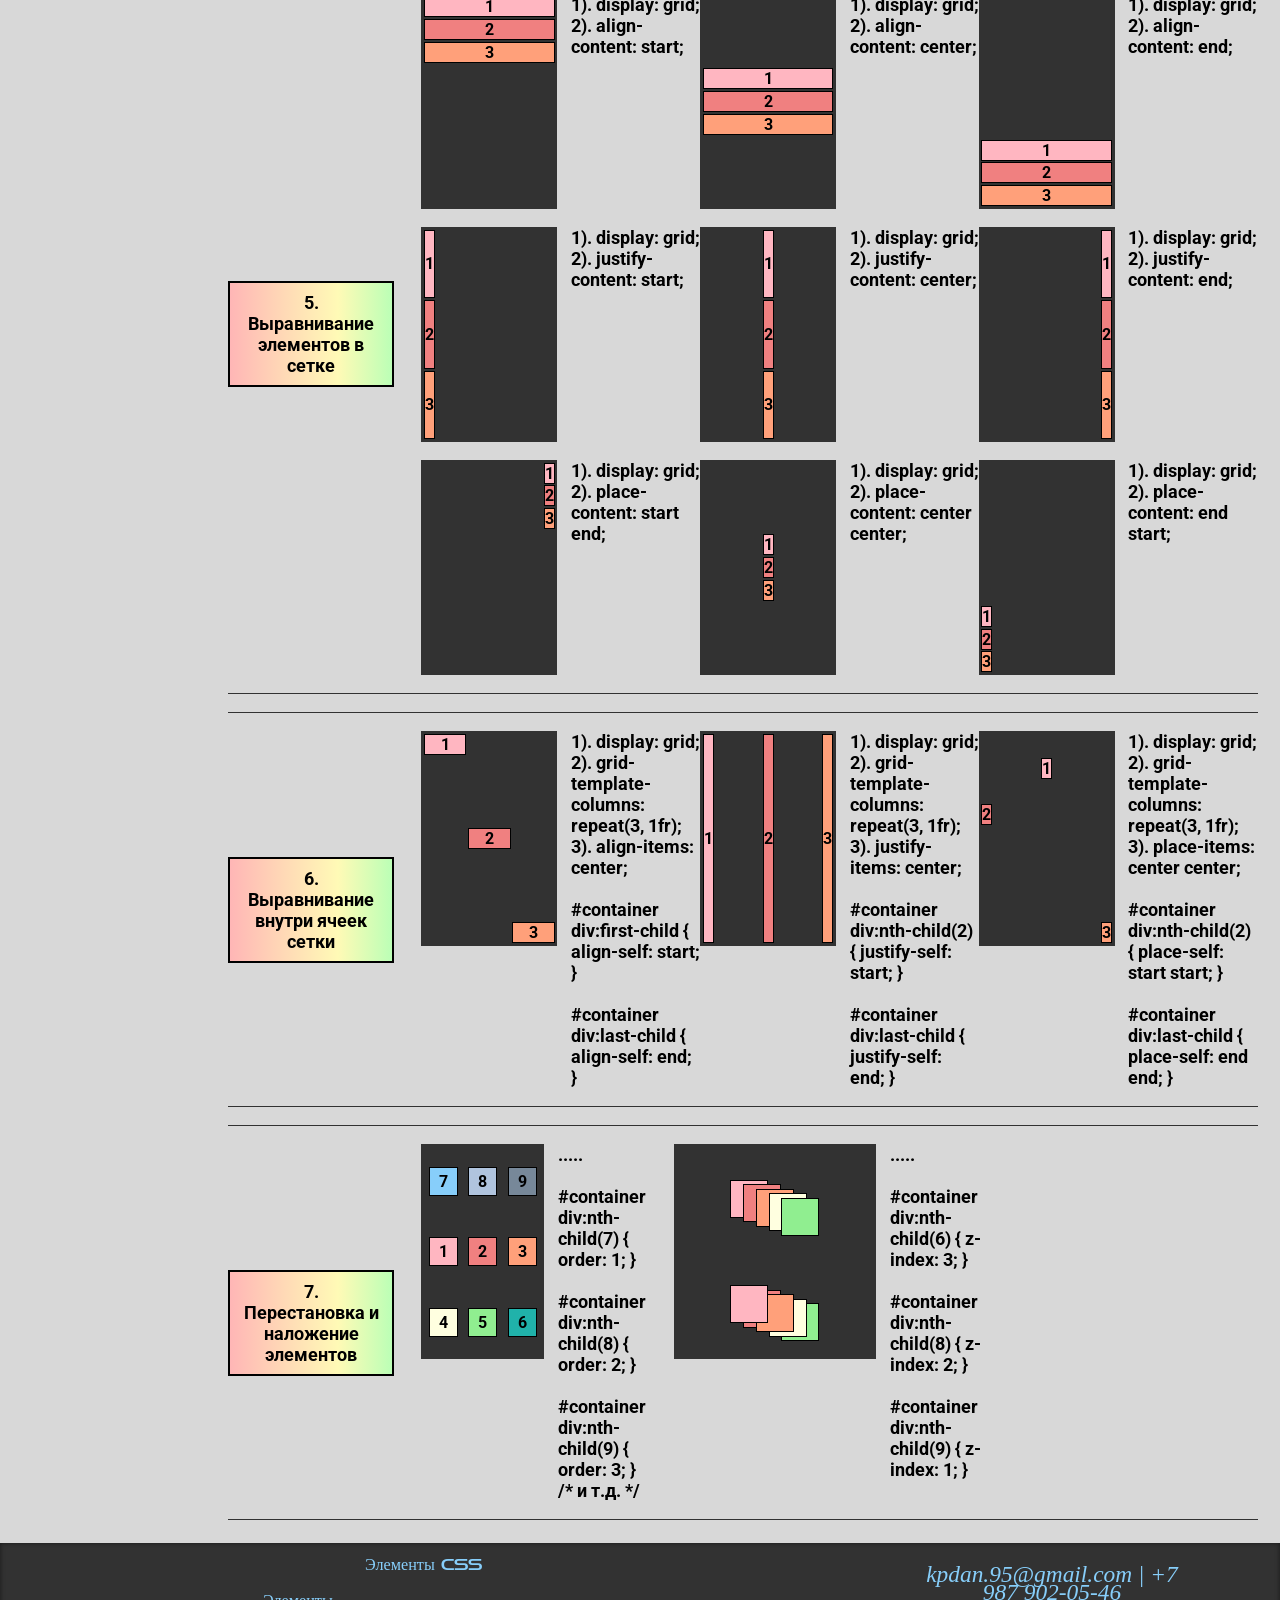
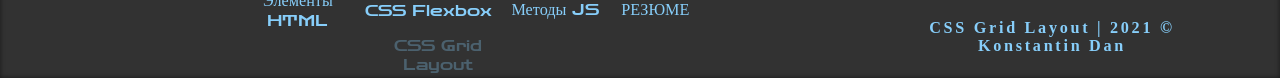
<file: css-grid.html>
<!DOCTYPE html>
<html>
    <head>
        <meta charset='utf-8'>
        <title>CSS Grid Layout</title>
        <link href='./images/my-photo.png' rel='icon' type='x-icon/image'>
        <link href='./images/my-photo.png' rel='shortcut-icon' type='x-icon/image'>
        <link href='./styles/css-grid.css' rel='stylesheet' type='text/css'>
        <!-- Шрифт Roboto: -->
        <link rel="preconnect" href="https://fonts.gstatic.com">
        <link href="https://fonts.googleapis.com/css2?family=Roboto&display=swap" rel="stylesheet">
        <!-- Шрифт Zen Dots: -->
        <link rel='preconnect' href='https://fonts.gstatic.com'>
        <link href='https://fonts.googleapis.com/css2?family=Zen+Dots&display=swap' rel='stylesheet'>
    </head>
    <body>
        <header id='page-title'>
            <b>CSS Grid Layout</b>
        </header>
        <nav id ='item-navigation'>
            <h1>НАВИГАЦИЯ<br>ПО СВОЙСТВАМ:</h1>
            <div id='disable-selection'>
                <input type='button' value='отменить выделение'></div>
            </div>
            <p class='element-sections'><u>Создание grid-контейнера:</u></p>
            <input class='navigation-elements' id='navigation-item-per-line' type='button' value='display: grid; & grid-auto-flow'>
            <p class='element-sections'><u>Определение количества колонок и строк в сетке:</u></p>
            <input class='navigation-elements' id='navigation-item-per-line' type='button' value='grid-template-columns(rows)'>
            <p class='element-sections'><u>Создание разрыва между элементами в сетке:</u></p>
            <input class='navigation-elements' id='navigation-item-per-line' type='button' value='grid-gap'>
            <p class='element-sections'><u>Создание шаблона. Определение начала и конца элементов:</u></p>
            <input class='navigation-elements' id='navigation-item-per-line' type='button' value='grid-template & grid-column(row)'>
            <p class='element-sections'><u>Выравнивание элементов в сетке:</u></p>
            <input class='navigation-elements' id='navigation-item-per-line' type='button' value='place-content'>
            <p class='element-sections'><u>Выравнивание внутри ячеек сетки:</u></p>
            <input class='navigation-elements' id='navigation-item-per-line' type='button' value='place-items & place-self'>
            <p class='element-sections'><u>Перестановка и наложение элементов:</u></p>
            <input class='navigation-elements' id='navigation-item-per-line' type='button' value='order & z-index'>
        </nav>
        <article>
            <section>
                <span class='section-heading'>
                    <b>1.<br>Создание grid-контейнера</b>
                </span>
                <div class='content-sections'>
                    <div id='container-1-1' class='containers'>
                        <div id='box-1'>1</div>
                        <div id='box-2'>2</div>
                        <div id='box-3'>3</div>
                        <div id='box-4'>4</div>
                        <div id='box-5'>5</div>
                        <div id='box-6'>6</div>
                        <div id='box-7'>7</div>
                        <div id='box-8'>8</div>
                        <div id='box-9'>9</div>
                    </div>
                    <span class='descriptions'>
                        <b>1). display: block<br>(по умолчанию);</b>
                    </span>
                    <div id='container-1-2' class='containers'>
                        <div id='box-1'>1</div>
                        <div id='box-2'>2</div>
                        <div id='box-3'>3</div>
                        <div id='box-4'>4</div>
                        <div id='box-5'>5</div>
                        <div id='box-6'>6</div>
                        <div id='box-7'>7</div>
                        <div id='box-8'>8</div>
                        <div id='box-9'>9</div>
                    </div>
                    <span class='descriptions'>
                        <b>1). display: grid;</b>
                    </span>
                    <div id='container-1-3' class='containers'>
                        <div id='box-1'>1</div>
                        <div id='box-2'>2</div>
                        <div id='box-3'>3</div>
                        <div id='box-4'>4</div>
                        <div id='box-5'>5</div>
                        <div id='box-6'>6</div>
                        <div id='box-7'>7</div>
                        <div id='box-8'>8</div>
                        <div id='box-9'>9</div>
                    </div>
                    <span class='descriptions'>
                        <b>1). display: grid;<br>2). grid-auto-flow: column;</b>
                    </span>
                </div>
            </section>
            <section>
                <span class='section-heading'>
                    <b>2.<br>Определение количества колонок и строк в сетке</b>
                </span>
                <div class='content-sections'>
                    <div id='container-2-1' class='containers'>
                        <div id='box-1'>1</div>
                        <div id='box-2'>2</div>
                        <div id='box-3'>3</div>
                        <div id='box-4'>4</div>
                        <div id='box-5'>5</div>
                        <div id='box-6'>6</div>
                        <div id='box-7'>7</div>
                        <div id='box-8'>8</div>
                        <div id='box-9'>9</div>
                    </div>
                    <span class='descriptions'>
                        <b>1). display: grid;<br>2). grid-template-columns: repeat(9, 1fr);</b>
                    </span>
                    <div id='container-2-2' class='containers'>
                        <div id='box-1'>1</div>
                        <div id='box-2'>2</div>
                        <div id='box-3'>3</div>
                        <div id='box-4'>4</div>
                        <div id='box-5'>5</div>
                        <div id='box-6'>6</div>
                        <div id='box-7'>7</div>
                        <div id='box-8'>8</div>
                        <div id='box-9'>9</div>
                    </div>
                    <span class='descriptions'>
                        <b>1). display: grid;<br>2). grid-template-columns: repeat(5, 1fr);</b>
                    </span>
                    <div id='container-2-3' class='containers'>
                        <div id='box-1'>1</div>
                        <div id='box-2'>2</div>
                        <div id='box-3'>3</div>
                        <div id='box-4'>4</div>
                        <div id='box-5'>5</div>
                        <div id='box-6'>6</div>
                        <div id='box-7'>7</div>
                        <div id='box-8'>8</div>
                        <div id='box-9'>9</div>
                    </div>
                    <span class='descriptions'>
                        <b>1). display: grid;<br>2). grid-template-columns: 1fr 4fr 2fr 1fr;<br></b>
                    </span>
                    <div id='container-2-4' class='containers'>
                        <div id='box-1'>1</div>
                        <div id='box-2'>2</div>
                        <div id='box-3'>3</div>
                        <div id='box-4'>4</div>
                        <div id='box-5'>5</div>
                        <div id='box-6'>6</div>
                        <div id='box-7'>7</div>
                        <div id='box-8'>8</div>
                        <div id='box-9'>9</div>
                    </div>
                    <span class='descriptions'>
                        <b>1). display: grid;<br>2). grid-template-rows: repeat(9, 1fr);<br>3). grid-auto-flow: column;</b>
                    </span>
                    <div id='container-2-5' class='containers'>
                        <div id='box-1'>1</div>
                        <div id='box-2'>2</div>
                        <div id='box-3'>3</div>
                        <div id='box-4'>4</div>
                        <div id='box-5'>5</div>
                        <div id='box-6'>6</div>
                        <div id='box-7'>7</div>
                        <div id='box-8'>8</div>
                        <div id='box-9'>9</div>
                    </div>
                    <span class='descriptions'>
                        <b>1). display: grid;<br>2). grid-template-rows: repeat(5, 1fr);<br>3). grid-auto-flow: column;</b>
                    </span>
                    <div id='container-2-6' class='containers'>
                        <div id='box-1'>1</div>
                        <div id='box-2'>2</div>
                        <div id='box-3'>3</div>
                        <div id='box-4'>4</div>
                        <div id='box-5'>5</div>
                        <div id='box-6'>6</div>
                        <div id='box-7'>7</div>
                        <div id='box-8'>8</div>
                        <div id='box-9'>9</div>
                    </div>
                    <span class='descriptions'>
                        <b>1). display: grid;<br>2). grid-template-rows: 1fr 4fr 2fr 1fr;<br>3). grid-auto-flow: column;</b>
                    </span>
                </div>
            </section>
            <section>
                <span class='section-heading'>
                    <b>3.<br>Создание разрыва между элементами в сетке</b>
                </span>
                <div class='content-sections'>
                    <div id='container-3-1' class='containers'>
                        <div id='box-1'>1</div>
                        <div id='box-2'>2</div>
                        <div id='box-3'>3</div>
                        <div id='box-4'>4</div>
                        <div id='box-5'>5</div>
                        <div id='box-6'>6</div>
                        <div id='box-7'>7</div>
                        <div id='box-8'>8</div>
                        <div id='box-9'>9</div>
                    </div>
                    <span class='descriptions'>
                        <b>1). display: grid;<br>2). grid-template-columns: repeat(3, 1fr);<br>3). grid-template-rows: repeat(6, 1fr);<br>4). grid-column-gap: 1vmin;</b>
                    </span>
                    <div id='container-3-2' class='containers'>
                        <div id='box-1'>1</div>
                        <div id='box-2'>2</div>
                        <div id='box-3'>3</div>
                        <div id='box-4'>4</div>
                        <div id='box-5'>5</div>
                        <div id='box-6'>6</div>
                        <div id='box-7'>7</div>
                        <div id='box-8'>8</div>
                        <div id='box-9'>9</div>
                    </div>
                    <span class='descriptions'>
                        <b>1). display: grid;<br>2). grid-template-columns: repeat(6, 1fr);<br>3). grid-template-rows: repeat(3, 1fr);<br>4). grid-row-gap: 2vmin;</b>
                    </span>
                    <div id='container-3-3' class='containers'>
                        <div id='box-1'>1</div>
                        <div id='box-2'>2</div>
                        <div id='box-3'>3</div>
                        <div id='box-4'>4</div>
                        <div id='box-5'>5</div>
                        <div id='box-6'>6</div>
                        <div id='box-7'>7</div>
                        <div id='box-8'>8</div>
                        <div id='box-9'>9</div>
                    </div>
                    <span class='descriptions'>
                        <b>1). display: grid;<br>2). grid-template-columns: repeat(6, 1fr);<br>3). grid-template-rows: repeat(3, 1fr);<br>4). grid-gap: 2vmin;</b>
                    </span>
                </div>
            </section>
            <section>
                <span class='section-heading'>
                    <b> 4.<br>Создание шаблона. Определение начала и конца элементов</b>
                </span>
                <div class='content-sections'>
                    <div id='container-4-1' class='containers'>
                        <div id='box-1'>header</div>
                        <div id='box-2'>nav</div>
                        <div id='box-3'>article</div>
                        <div id='box-4'>aside</div>
                        <div id='box-5'>footer</div>
                    </div>
                    <span class='descriptions'>
                        <b>1). display: grid;<br>2). grid-template:<br>'header header header' 2fr<br>'nav article aside' 5fr<br>
                        'footer footer footer' 1fr<br>/ 1fr 4fr 2fr;<br><br>#container div:first-child { grid-area: header; }<br>/* и т.д. */</b>
                    </span>
                    <div id='container-4-2' class='containers'>
                        <div id='box-1'>1</div>
                        <div id='box-2'>2</div>
                        <div id='box-3'>3</div>
                        <div id='box-4'>4</div>
                        <div id='box-5'>5</div>
                    </div>
                    <span class='descriptions'>
                        <b>1). display: grid;<br><br>#container div:nth-child(2) { grid-row: 1/3; }<br><br>
                        #container div:nth-child(3) { grid-column: 2/4; }</b>
                    </span>
                    <div id='container-4-3' class='containers'>
                        <div id='box-1'>1</div>
                        <div id='box-2'>2</div>
                        <div id='box-3'>3</div>
                        <div id='box-4'>4</div>
                        <div id='box-5'>5</div>
                    </div>
                    <span class='descriptions'>
                        <b>1). display: grid;<br><br>#container div:first-child { grid-column: 1/4;<br>grid-row: 2/5; }</b>
                    </span>
                </div>
            </section>
           <section>
                <span class='section-heading'>
                    <b>5.<br>Выравнивание элементов в сетке</b>
                </span>
                <div class='content-sections'>
                    <div id='container-5-1' class='containers'>
                        <div id='box-1'>1</div>
                        <div id='box-2'>2</div>
                        <div id='box-3'>3</div>
                    </div>
                    <span class='descriptions'>
                        <b>1). display: grid;<br>2). align-content: start;<br></b>
                    </span>
                    <div id='container-5-2' class='containers'>
                        <div id='box-1'>1</div>
                        <div id='box-2'>2</div>
                        <div id='box-3'>3</div>
                    </div>
                    <span class='descriptions'>
                        <b>1). display: grid;<br>2). align-content: center;<br></b>
                    </span>
                    <div id='container-5-3' class='containers'>
                        <div id='box-1'>1</div>
                        <div id='box-2'>2</div>
                        <div id='box-3'>3</div>
                    </div>
                    <span class='descriptions'>
                        <b>1). display: grid;<br>2). align-content: end;<br></b>
                    </span>
                    <div id='container-5-4' class='containers'>
                        <div id='box-1'>1</div>
                        <div id='box-2'>2</div>
                        <div id='box-3'>3</div>
                    </div>
                    <span class='descriptions'>
                        <b>1). display: grid;<br>2). justify-content: start;<br></b>
                    </span>
                    <div id='container-5-5' class='containers'>
                        <div id='box-1'>1</div>
                        <div id='box-2'>2</div>
                        <div id='box-3'>3</div>
                    </div>
                    <span class='descriptions'>
                        <b>1). display: grid;<br>2). justify-content: center;<br></b>
                    </span>
                    <div id='container-5-6' class='containers'>
                        <div id='box-1'>1</div>
                        <div id='box-2'>2</div>
                        <div id='box-3'>3</div>
                    </div>
                    <span class='descriptions'>
                        <b>1). display: grid;<br>2). justify-content: end;<br></b>
                    </span>
                    <div id='container-5-7' class='containers'>
                        <div id='box-1'>1</div>
                        <div id='box-2'>2</div>
                        <div id='box-3'>3</div>
                    </div>
                    <span class='descriptions'>
                        <b>1). display: grid;<br>2). place-content: start end;<br></b>
                    </span>
                    <div id='container-5-8' class='containers'>
                        <div id='box-1'>1</div>
                        <div id='box-2'>2</div>
                        <div id='box-3'>3</div>
                    </div>
                    <span class='descriptions'>
                        <b>1). display: grid;<br>2). place-content: center center;<br></b>
                    </span>
                    <div id='container-5-9' class='containers'>
                        <div id='box-1'>1</div>
                        <div id='box-2'>2</div>
                        <div id='box-3'>3</div>
                    </div>
                    <span class='descriptions'>
                        <b>1). display: grid;<br>2). place-content: end start;<br></b>
                    </span>
                </div>
            </section>
            <section>
                <span class='section-heading'>
                    <b>6.<br>Выравнивание внутри ячеек сетки</b>
                </span>
                <div class='content-sections'>
                    <div id='container-6-1' class='containers'>
                        <div id='box-1'>1</div>
                        <div id='box-2'>2</div>
                        <div id='box-3'>3</div>
                    </div>
                    <span class='descriptions'>
                        <b>1). display: grid;<br>2). grid-template-columns: repeat(3, 1fr);<br>3). align-items: center;<br><br>
                        #container div:first-child { align-self: start; }<br><br>
                        #container div:last-child { align-self: end; }</b>
                    </span>
                    <div id='container-6-2' class='containers'>
                        <div id='box-1'>1</div>
                        <div id='box-2'>2</div>
                        <div id='box-3'>3</div>
                    </div>
                    <span class='descriptions'>
                        <b>1). display: grid;<br>2). grid-template-columns: repeat(3, 1fr);<br>3). justify-items: center;<br><br>
                        #container div:nth-child(2) { justify-self: start; }<br><br>
                        #container div:last-child { justify-self: end; }</b>
                    </span>
                    <div id='container-6-3' class='containers'>
                        <div id='box-1'>1</div>
                        <div id='box-2'>2</div>
                        <div id='box-3'>3</div>
                    </div>
                    <span class='descriptions'>
                        <b>1). display: grid;<br>2). grid-template-columns: repeat(3, 1fr);<br>3). place-items: center center;<br><br>
                        #container div:nth-child(2) { place-self: start start; }<br><br>
                        #container div:last-child { place-self: end end; }</b>
                    </span>
                </div>
            </section>
            <section>
                <span class='section-heading'>
                    <b>7.<br>Перестановка и наложение элементов</b>
                </span>
                <div class='content-sections'>
                    <div id='container-7-1' class='containers'>
                        <div id='box-1'>1</div>
                        <div id='box-2'>2</div>
                        <div id='box-3'>3</div>
                        <div id='box-4'>4</div>
                        <div id='box-5'>5</div>
                        <div id='box-6'>6</div>
                        <div id='box-7'>7</div>
                        <div id='box-8'>8</div>
                        <div id='box-9'>9</div>
                    </div>
                    <span class='descriptions'>
                        <b>.....<br><br>#container div:nth-child(7) { order: 1; }<br><br>#container div:nth-child(8) { order: 2; }<br><br>
                            #container div:nth-child(9) { order: 3; }<br>/* и т.д. */</b>
                    </span>
                    <div id='container-7-2' class='containers'>
                        <div id='box-1'></div>
                        <div id='box-2'></div>
                        <div id='box-3'></div>
                        <div id='box-4'></div>
                        <div id='box-5'></div>
                        <div id='box-1'></div>
                        <div id='box-2'></div>
                        <div id='box-3'></div>
                        <div id='box-4'></div>
                        <div id='box-5'></div>
                    </div>
                    <span class='descriptions'>
                        <b>.....<br><br>#container div:nth-child(6) { z-index: 3; }<br><br>
                            #container div:nth-child(8) { z-index: 2; }<br><br>#container div:nth-child(9) { z-index: 1; }<br><br></b>
                    </span>
                </div>
            </section>
        </article> 
        <footer id='footer-page'>
            <div id='footer-content'>
                <a href='html-elements.html'>Элементы HTML</a>
                <a href='css-elements.html'>Элементы CSS</a>
                <a href='css-flexbox.html'>CSS Flexbox</a>
                <a id='used-link' href='css-grid.html'>CSS Grid Layout</a>
                <a href='js-methods.html'>Методы JS</a>
                <a href='index.html'>РЕЗЮМЕ</a>
                <p>
                    <i>kpdan.95@gmail.com | +7 987 902-05-46</i><br>
                    <b>CSS Grid Layout | 2021 © Konstantin Dan</b>
                </p>
            </div>   
        </footer>
        <div id='arrowTop' hidden></div>
        <script src='./scripts/css-grid.js' type='text/javascript'></script>
    </body>
</html>
</file>
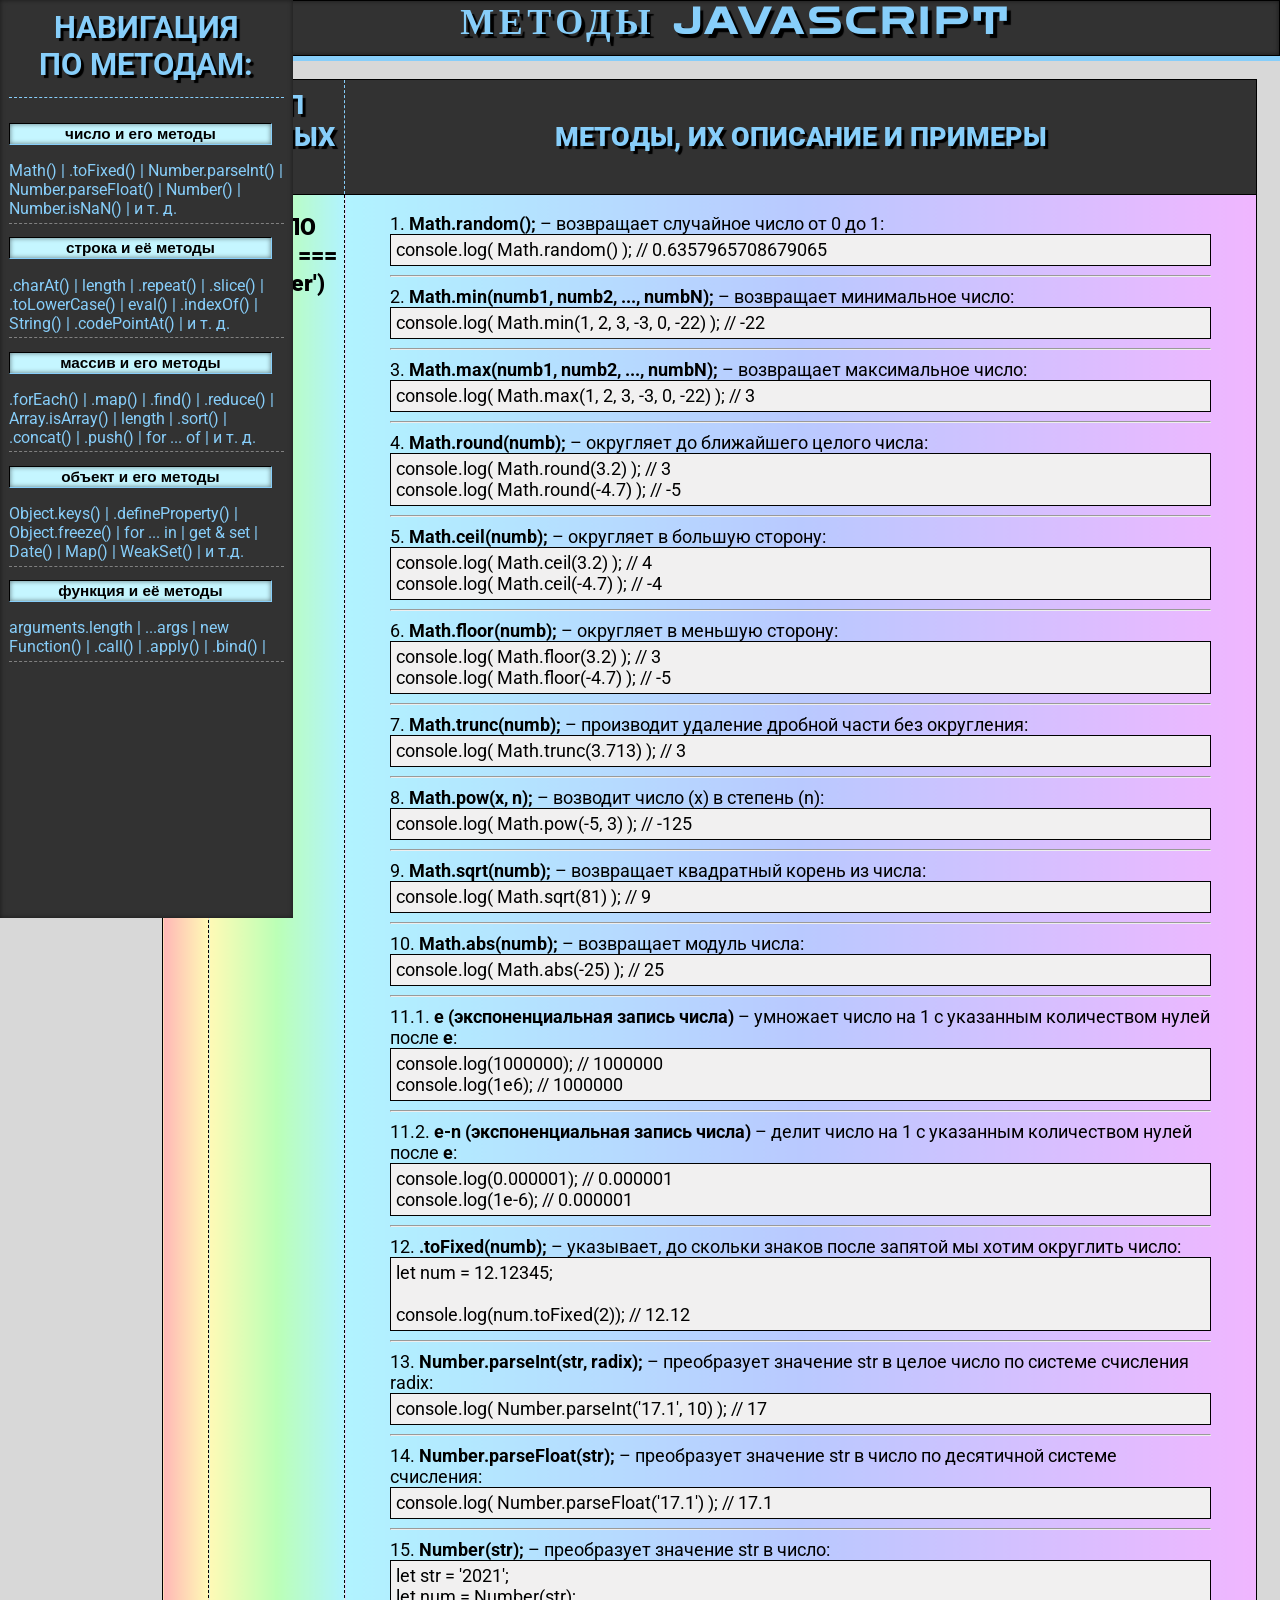
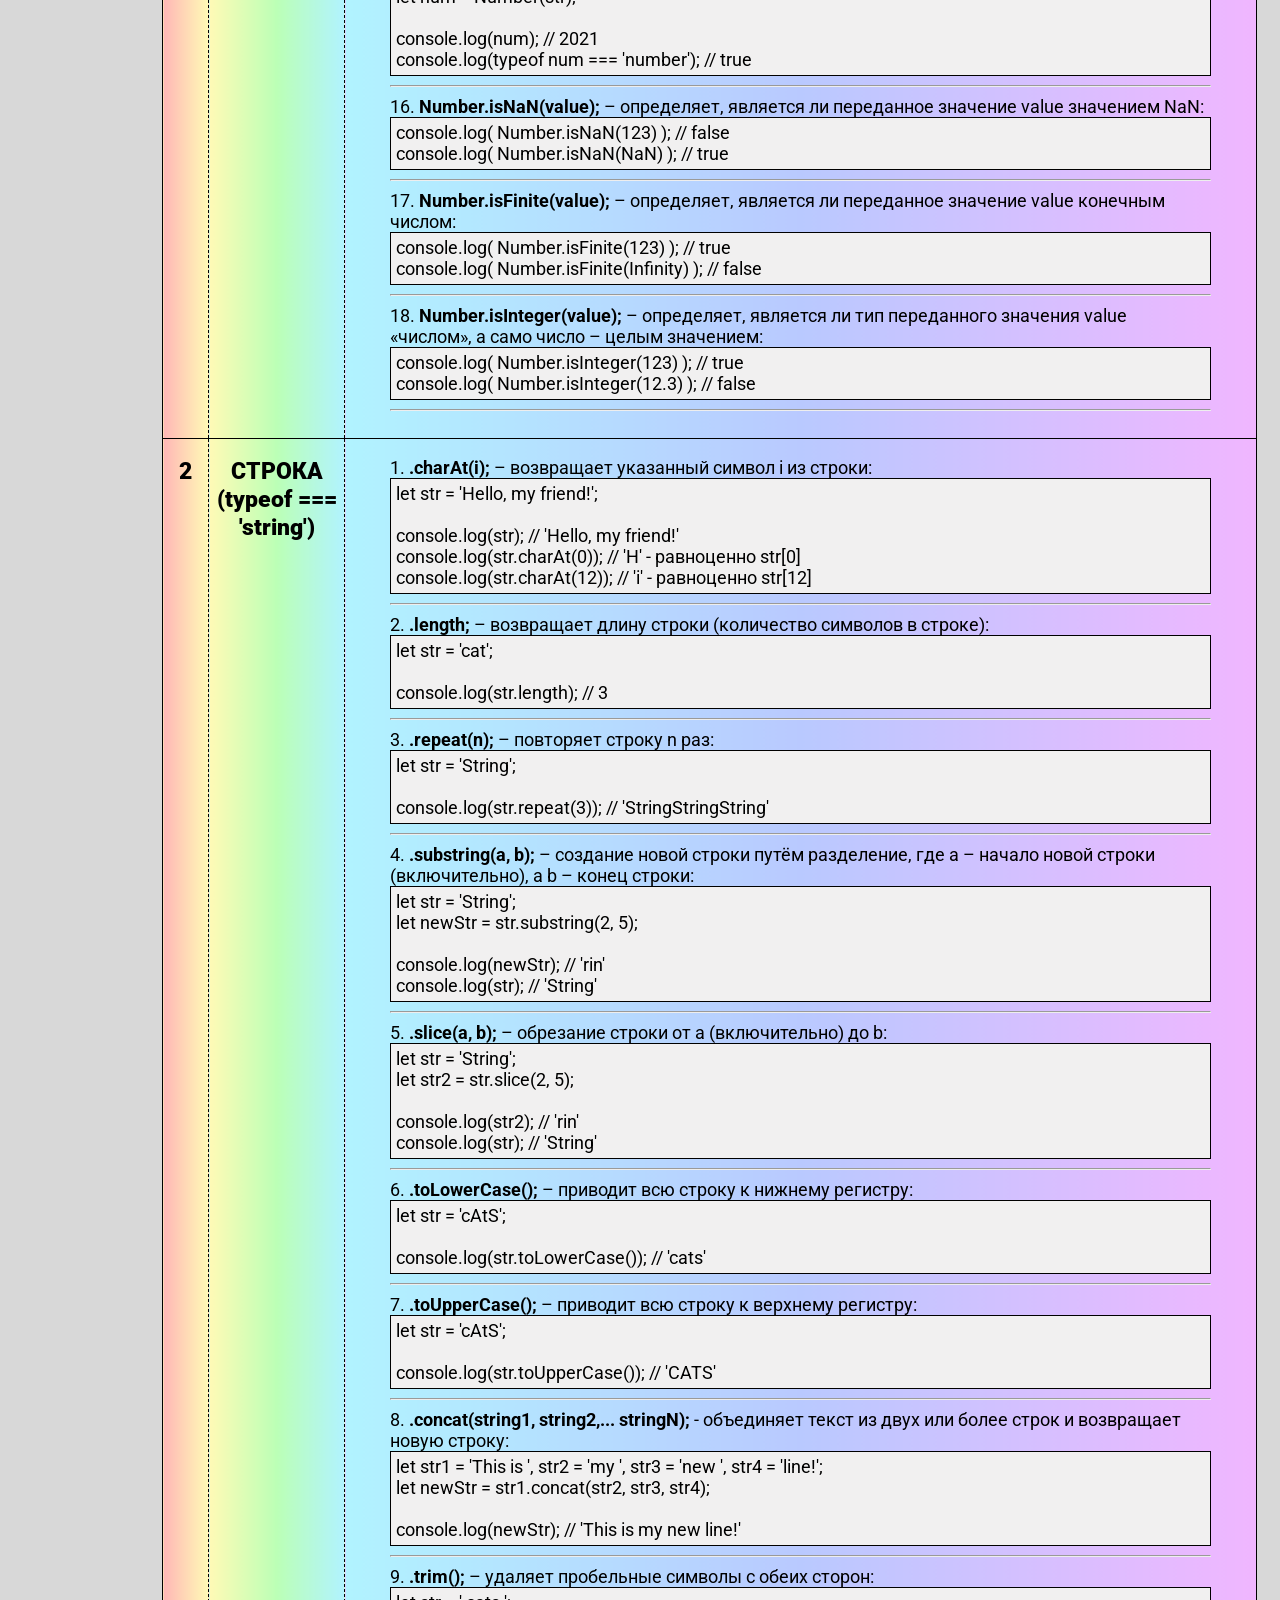
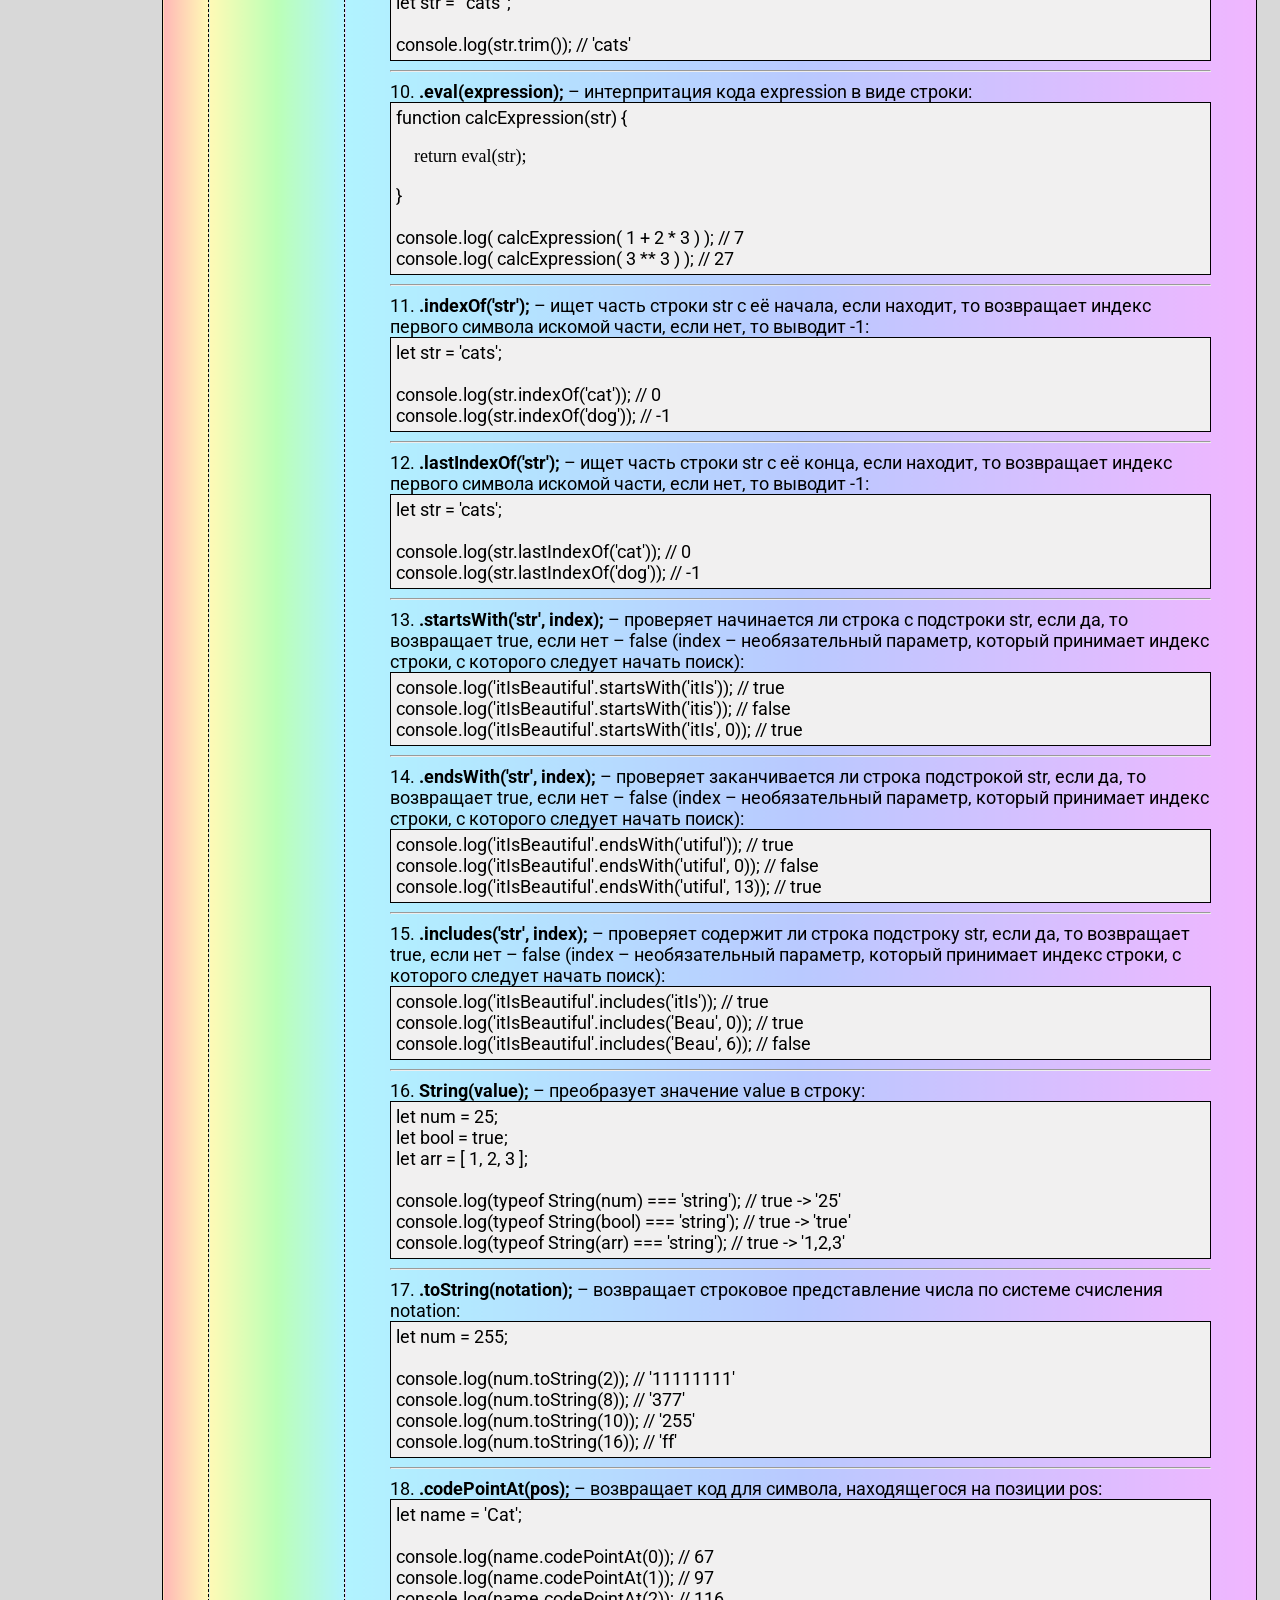
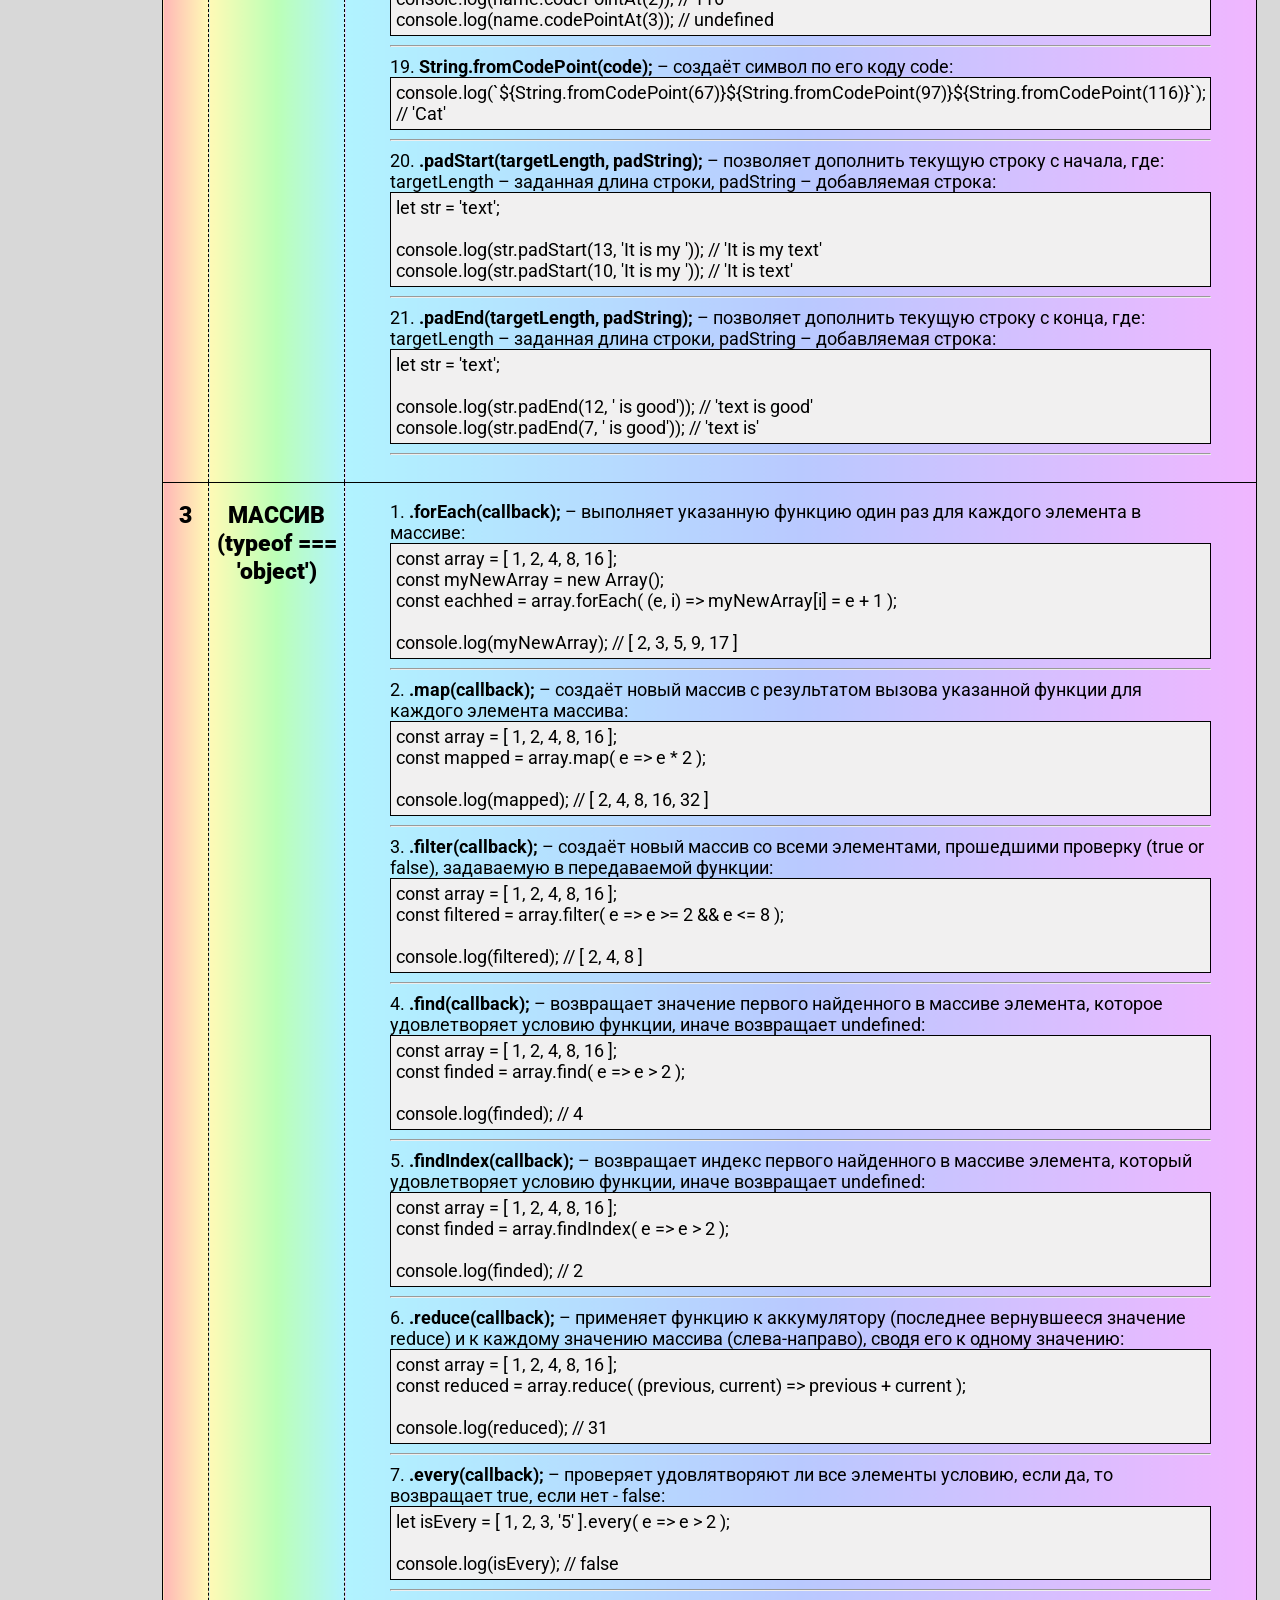
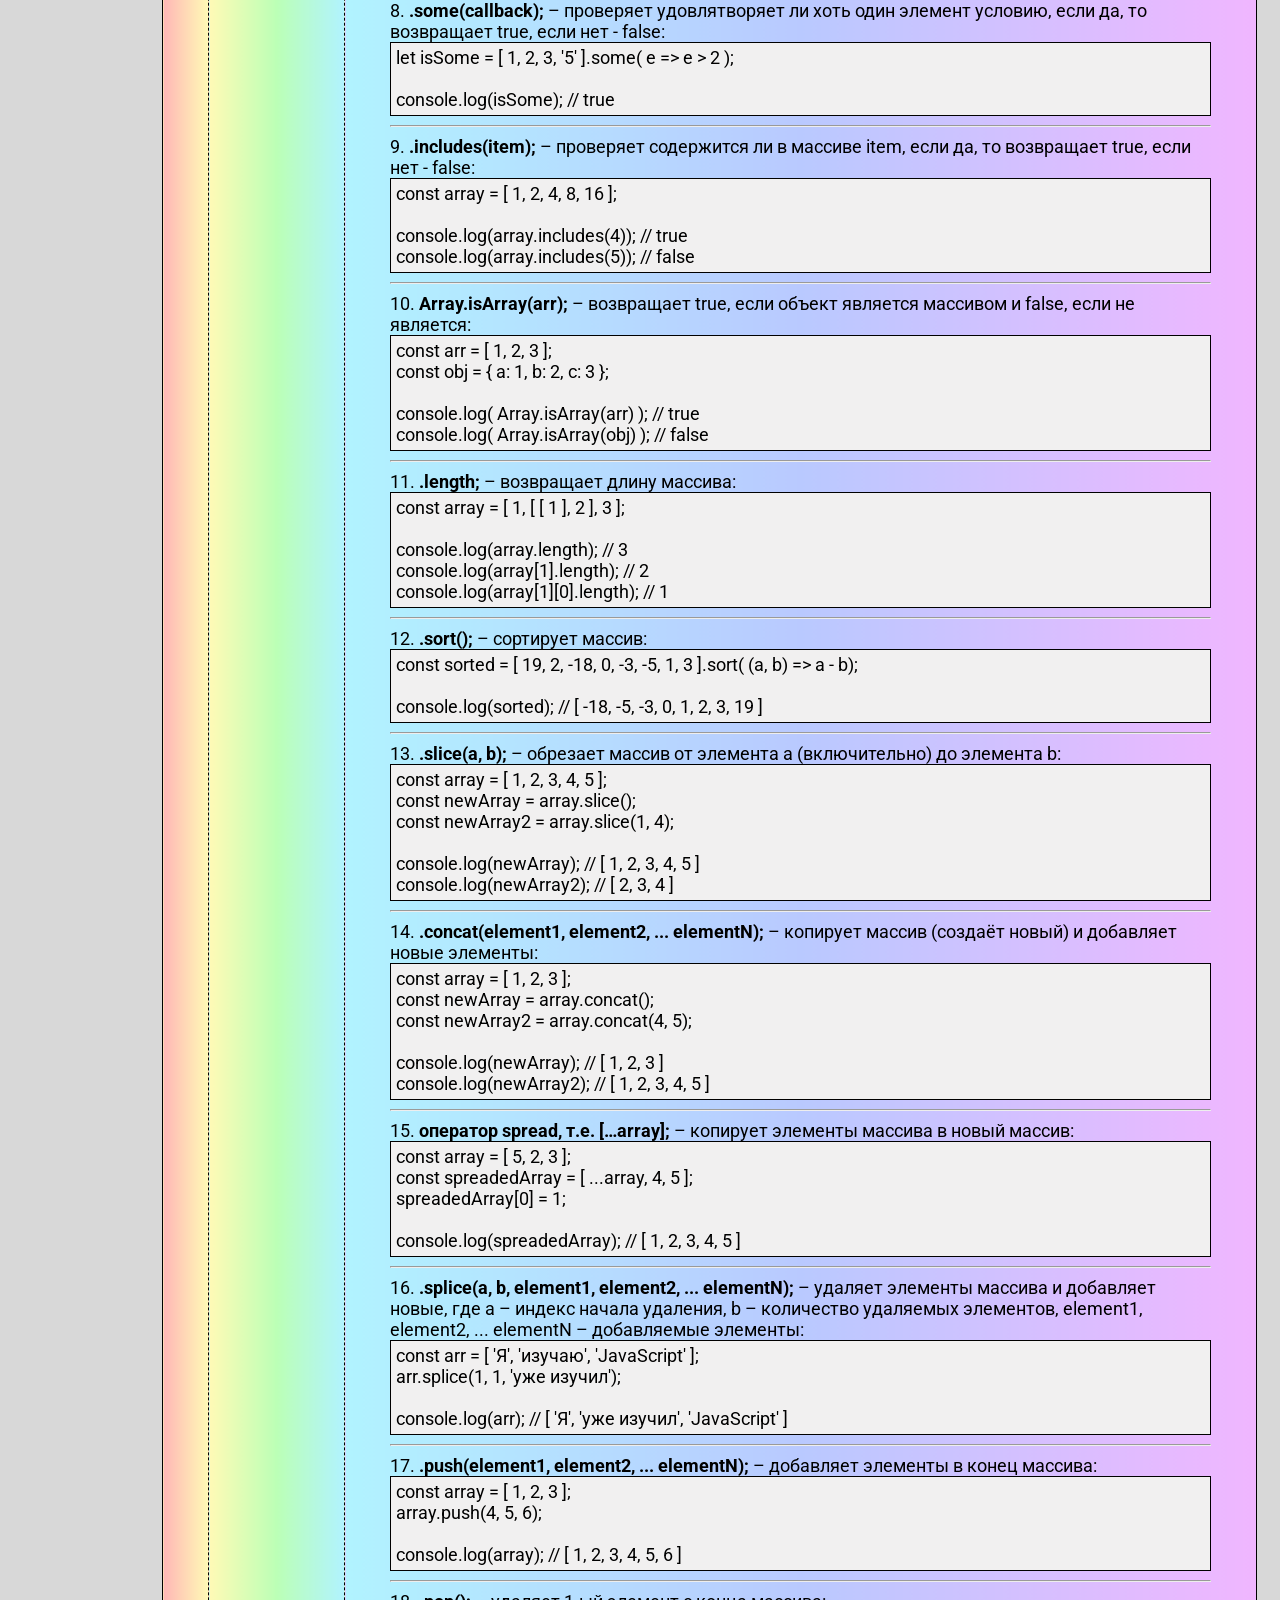
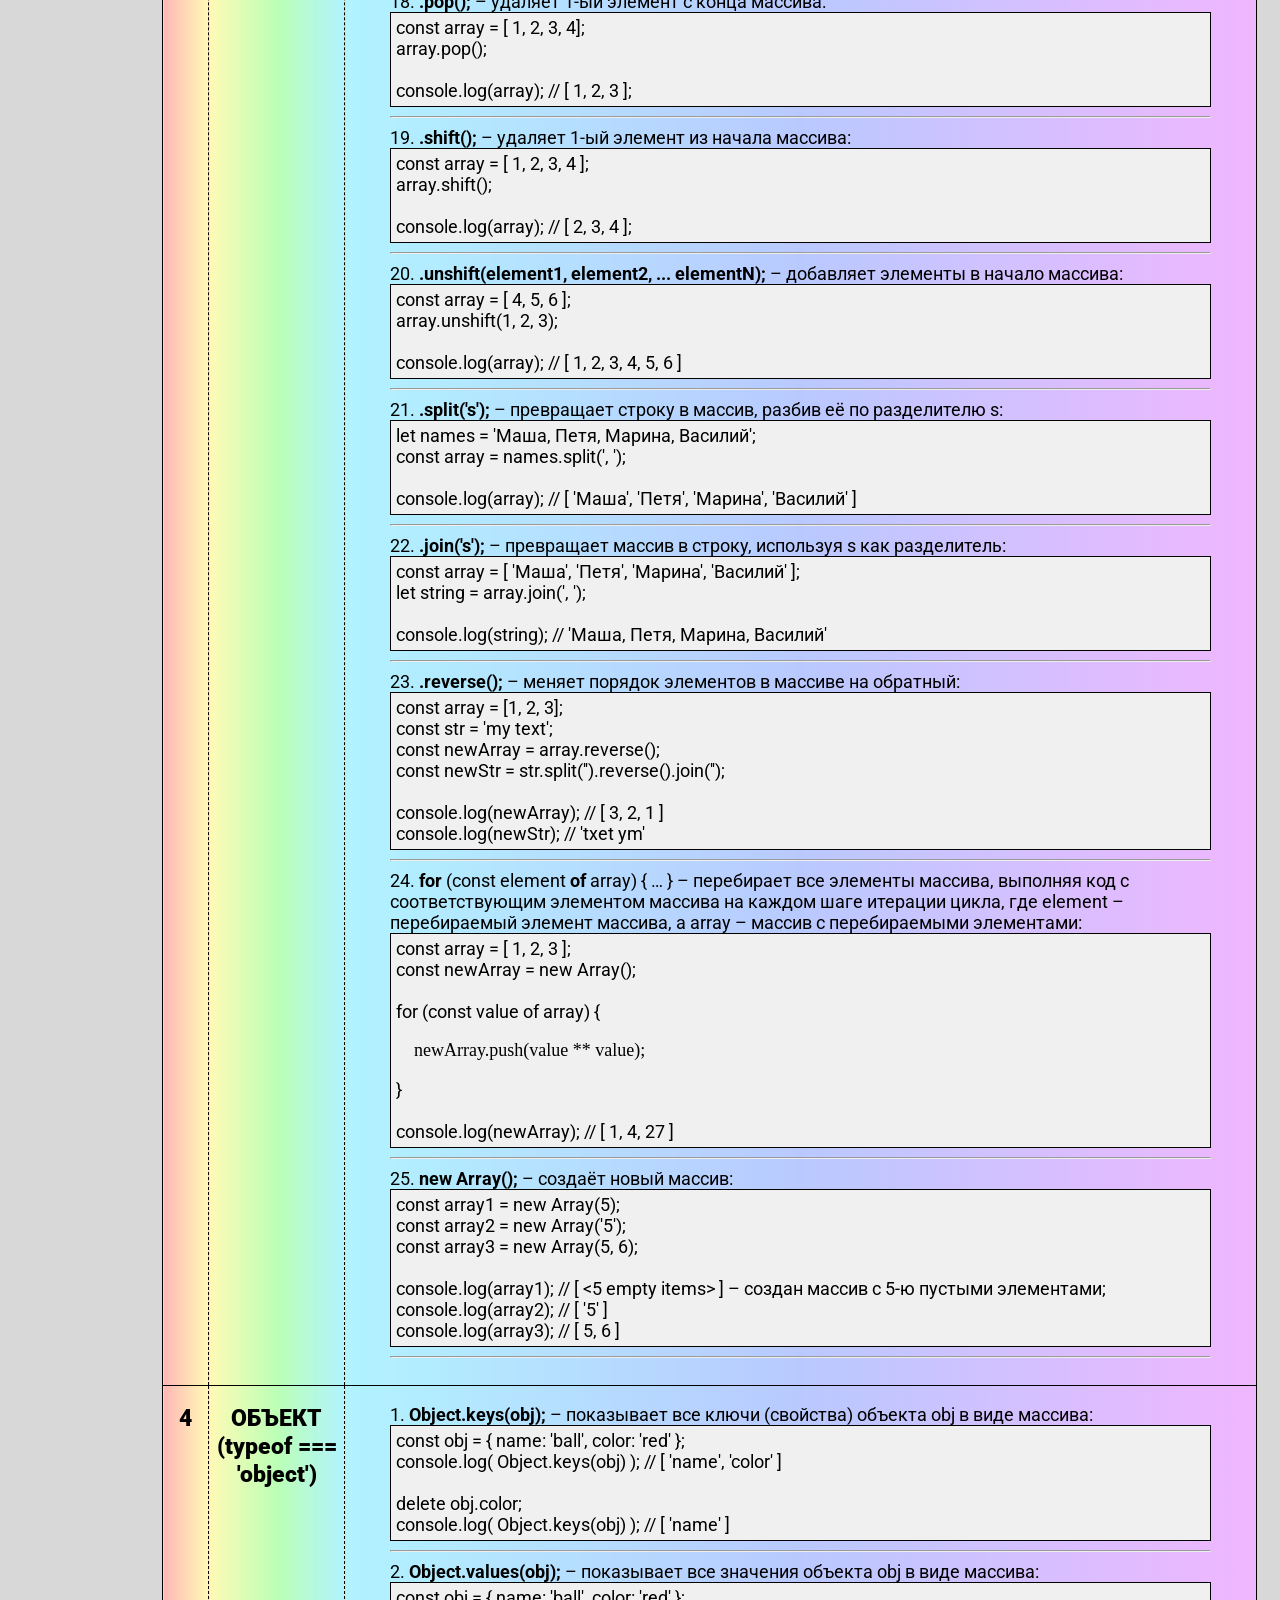
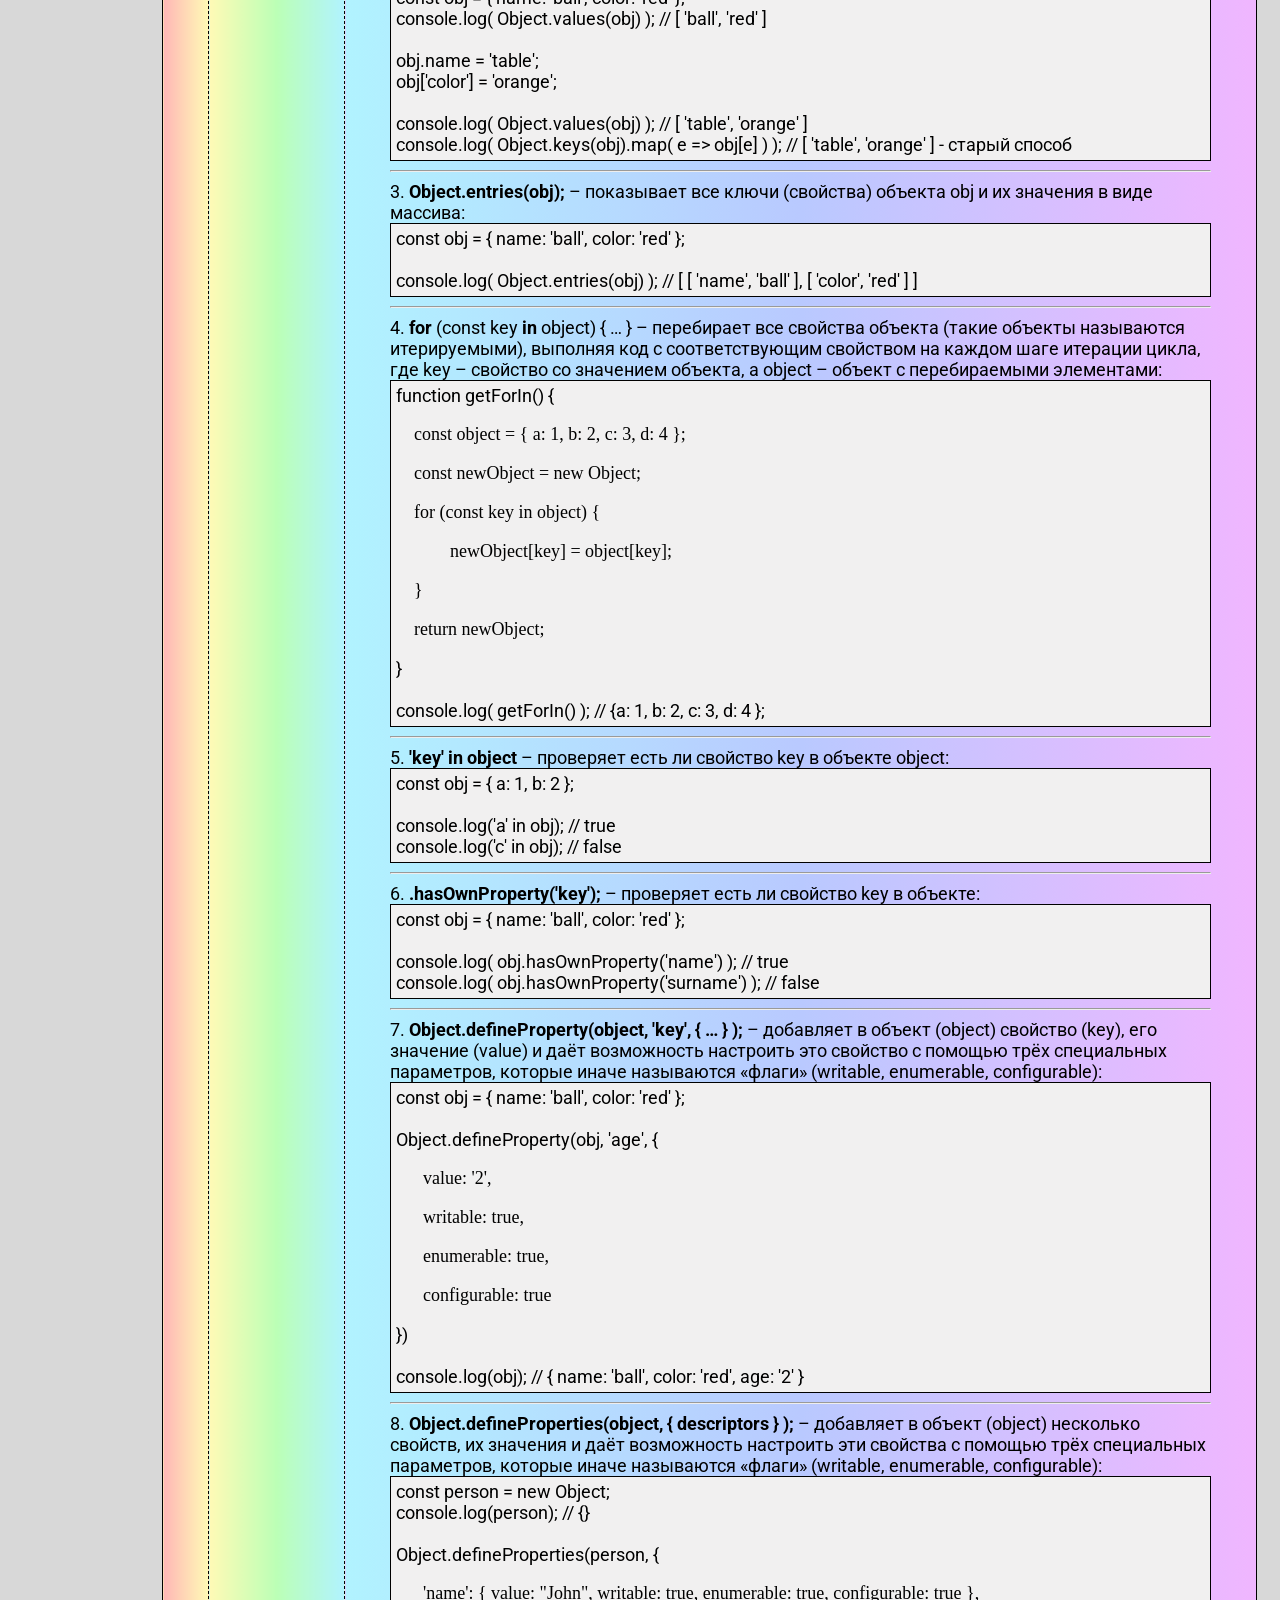
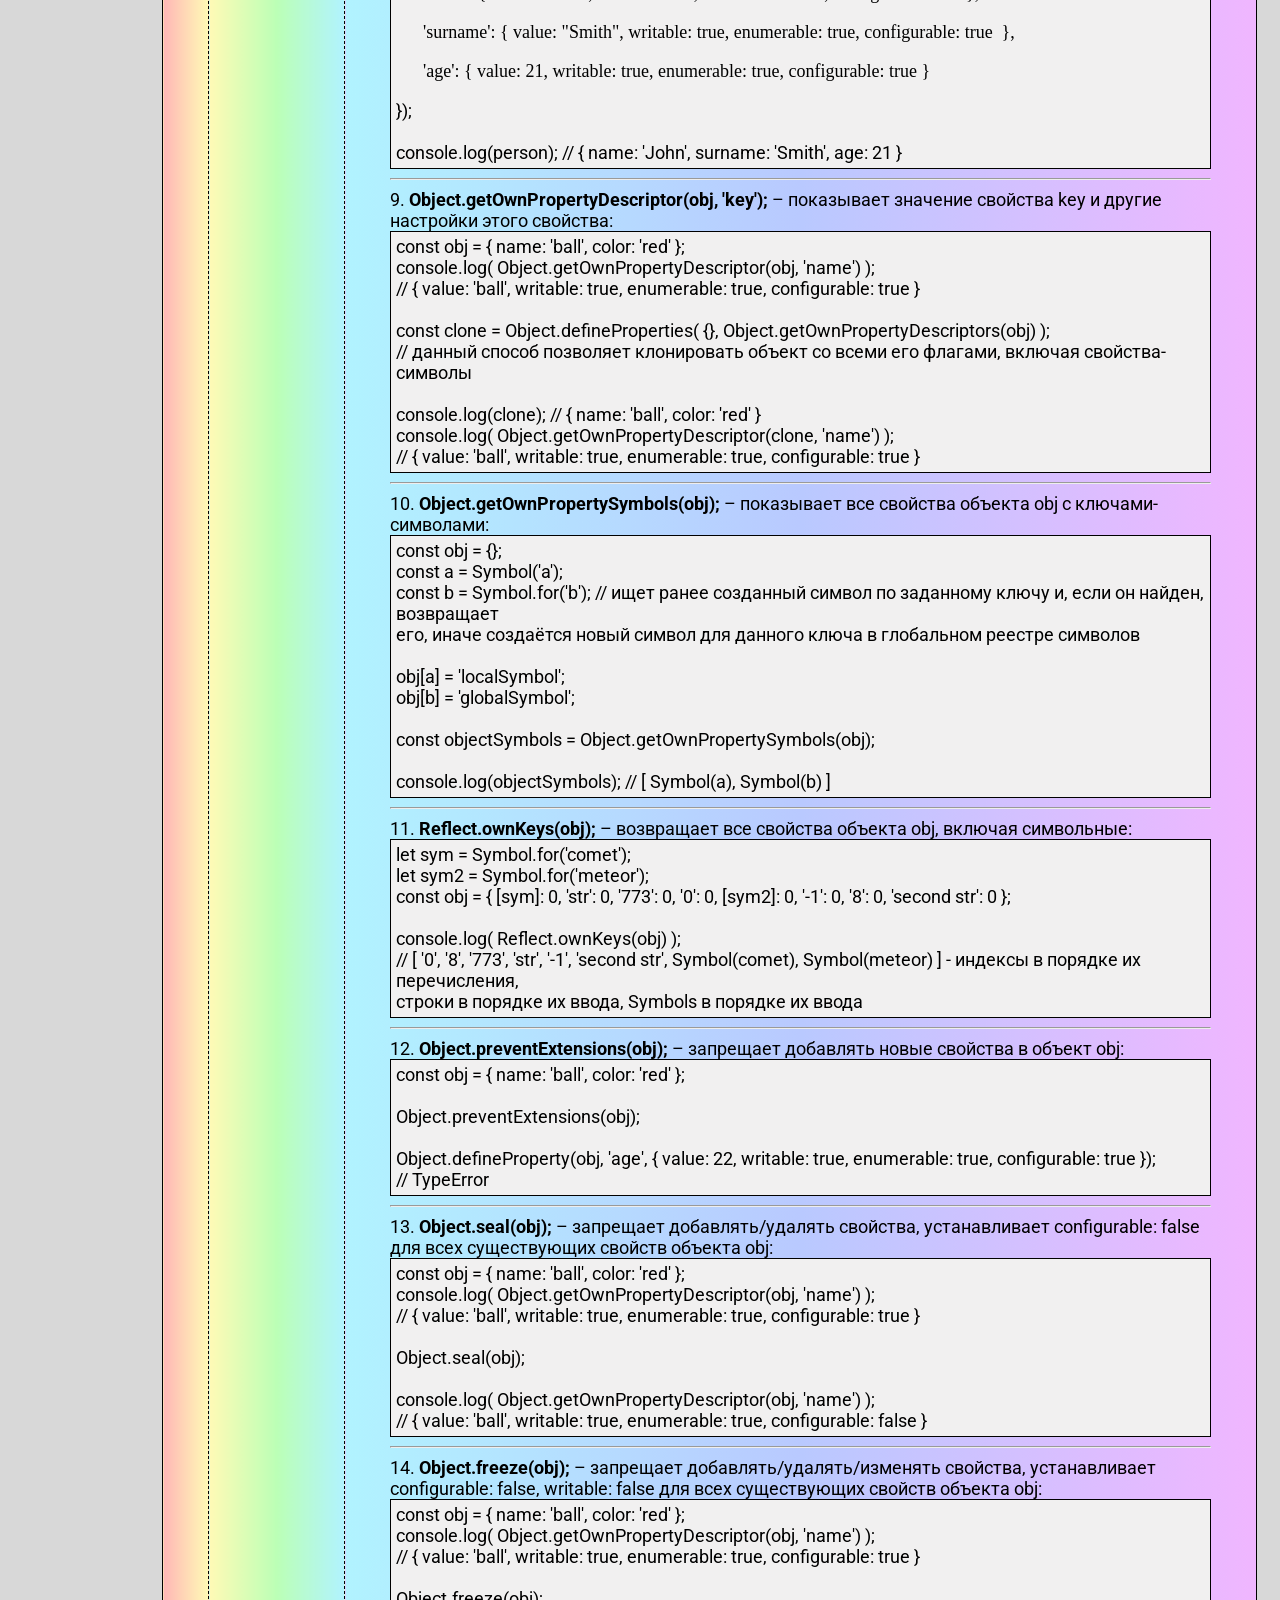
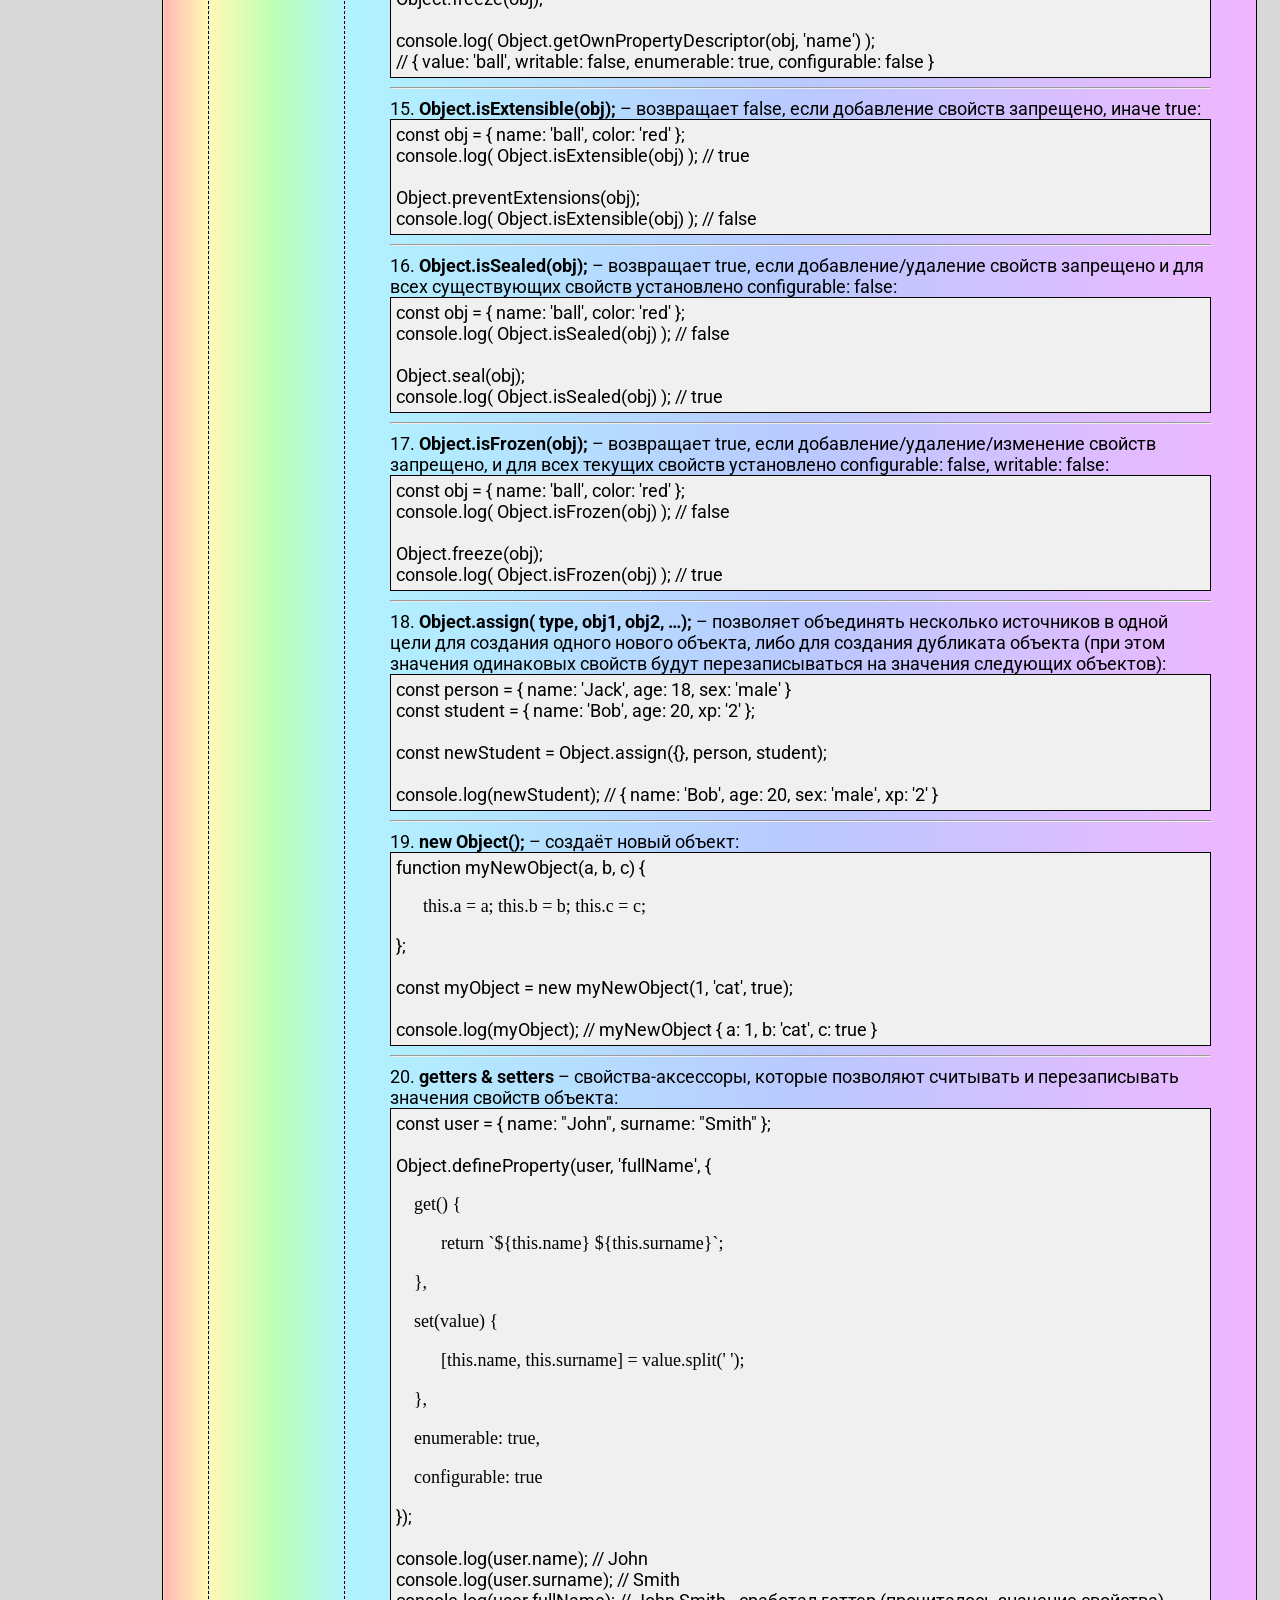
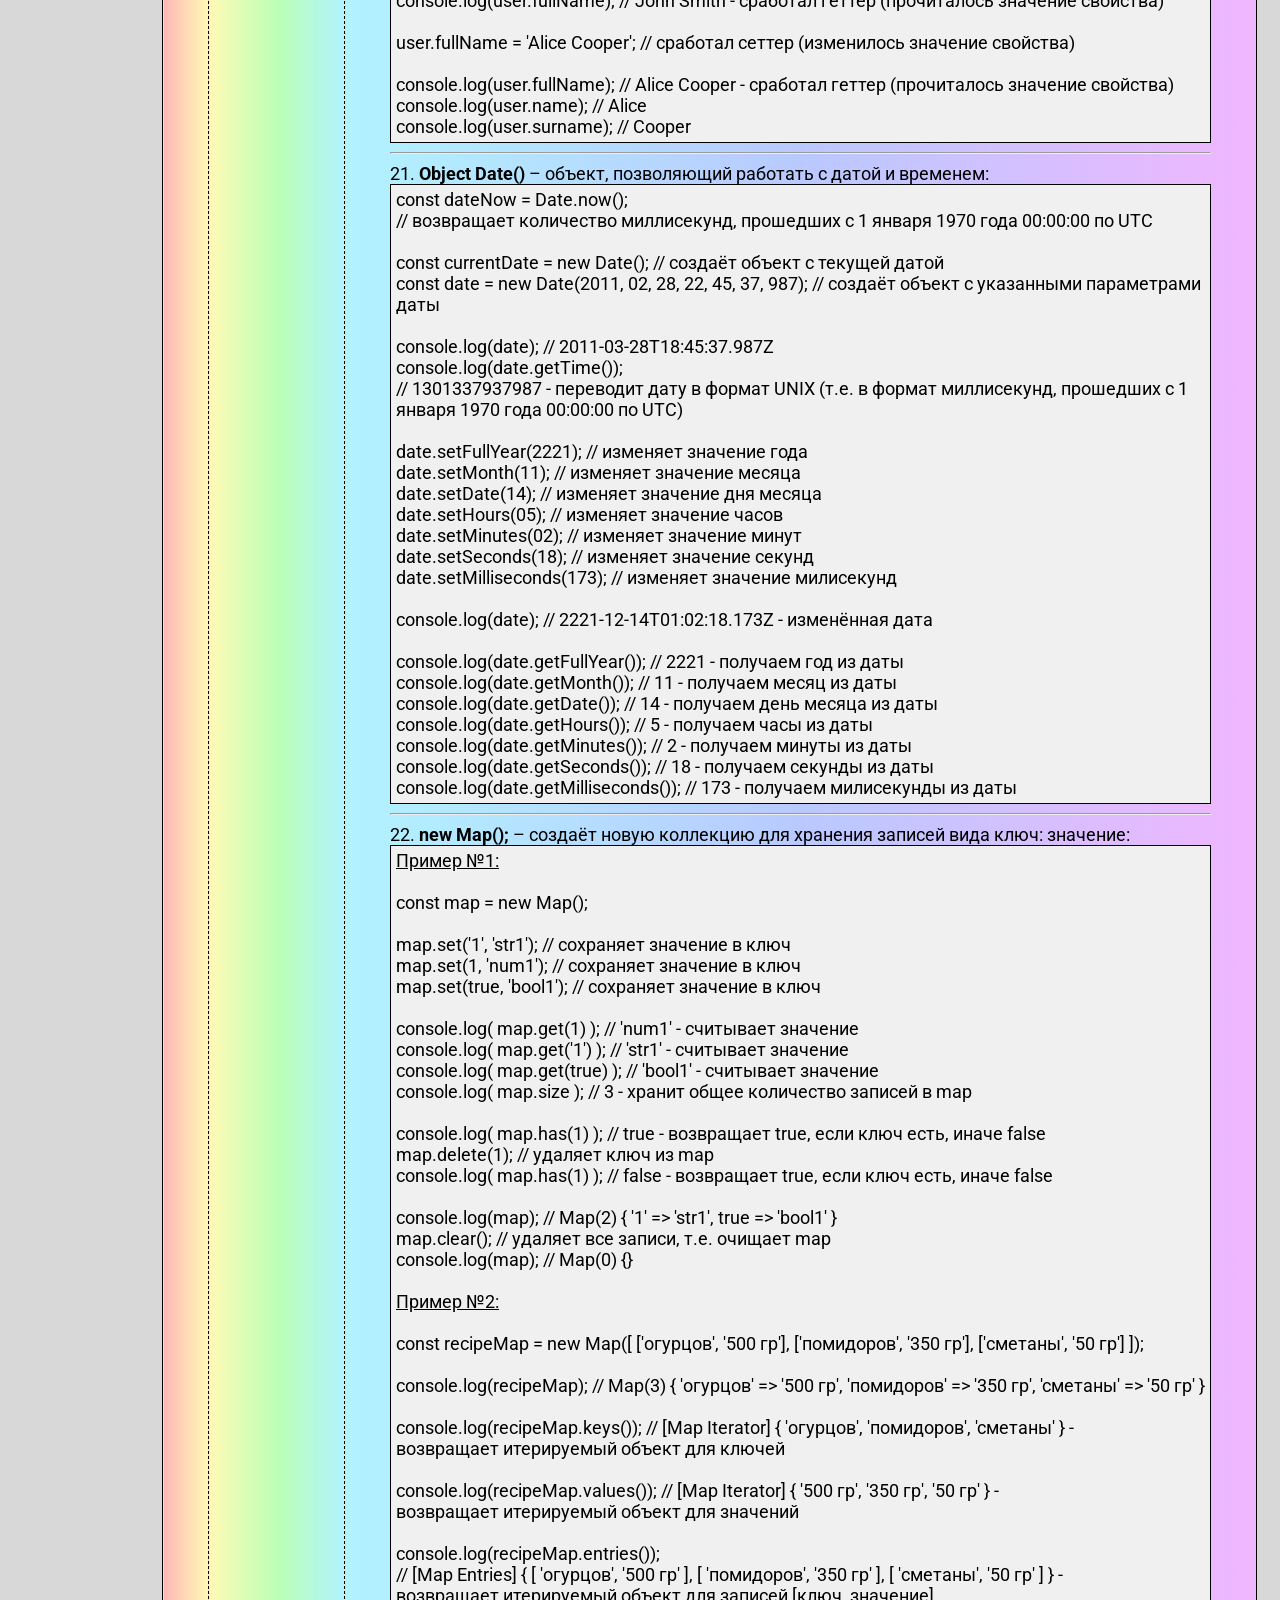
<file: js-methods.html>
<!DOCTYPE html>
<html>
    <head>
        <meta charset='utf-8'>
        <title>Методы Javascript</title>
        <link href='./images/my-photo.png' rel='icon' type='x-icon/image'>
        <link href='./images/my-photo.png' rel='shortcut-icon' type='x-icon/image'>
        <link href='./styles/js-methods.css' rel='stylesheet' type='text/css'>
        <!-- Шрифт Roboto: -->
        <link rel="preconnect" href="https://fonts.gstatic.com">
        <link href="https://fonts.googleapis.com/css2?family=Roboto&display=swap" rel="stylesheet">
        <!-- Шрифт Zen Dots: -->
        <link rel='preconnect' href='https://fonts.gstatic.com'>
        <link href='https://fonts.googleapis.com/css2?family=Zen+Dots&display=swap' rel='stylesheet'>
    </head>
    <body>
        <header id='page-title'>
            <b>МЕТОДЫ JAVASCRIPT</b>
        </header>
        <nav id ='item-navigation'>
            <h1>НАВИГАЦИЯ<br>ПО МЕТОДАМ:</h1>
            <div id='disable-selection'>
                <input type='button' value='отменить выделение'></div>
            </div>
            <input class='navigation-elements' id='navigation-item-per-line' type='button' value='число и его методы'>
            <p class='element-sections'>Math() | .toFixed() | Number.parseInt() | Number.parseFloat() | Number() | Number.isNaN() | и т. д.</p>
            <input class='navigation-elements' id='navigation-item-per-line' type='button' value='строка и её методы'>
            <p class='element-sections'>.charAt() | length | .repeat() | .slice() | .toLowerCase() | eval() | .indexOf() | String() | .codePointAt() | и т. д.</p>
            <input class='navigation-elements' id='navigation-item-per-line' type='button' value='массив и его методы'>
            <p class='element-sections'>.forEach() | .map() | .find() | .reduce() | Array.isArray() | length | .sort() | .concat() | .push() | for ... of | и т. д.</p>
            <input class='navigation-elements' id='navigation-item-per-line' type='button' value='объект и его методы'>
            <p class='element-sections'>Object.keys() | .defineProperty() | Object.freeze() | for ... in | get & set | Date() | Map() | WeakSet() | и т.д.</p>
            <input class='navigation-elements' id='navigation-item-per-line' type='button' value='функция и её методы'>
            <p class='element-sections'>arguments.length | ...args | new Function() | .call() | .apply() | .bind() | </p>
        </nav>
        <table id='elements-table'>
            <tr>
                <td>№ п/п</td>
                <td>ТИП ДАННЫХ</td>
                <td>МЕТОДЫ, ИХ ОПИСАНИЕ И ПРИМЕРЫ</td>
            </tr>
            <tr>
                <td>1</td>
                <td>ЧИСЛО<br>(typeof === 'number')</td>
                <td>
                    1. <b>Math.random();</b> – возвращает случайное число от 0 до 1:
                    <div class='codeJs'>console.log( Math.random() ); // 0.6357965708679065</div><hr>
                    2. <b>Math.min(numb1, numb2, ..., numbN);</b> – возвращает минимальное число:
                    <div class='codeJs'>console.log( Math.min(1, 2, 3, -3, 0, -22) ); // -22</div><hr>
                    3. <b>Math.max(numb1, numb2, ..., numbN);</b> – возвращает максимальное число:
                    <div class='codeJs'>console.log( Math.max(1, 2, 3, -3, 0, -22) ); // 3</div><hr>
                    4. <b>Math.round(numb);</b> – округляет до ближайшего целого числа:
                    <div class='codeJs'>console.log( Math.round(3.2) ); // 3<br>
                    console.log( Math.round(-4.7) ); // -5</div><hr>
                    5. <b>Math.ceil(numb);</b> – округляет в большую сторону:
                    <div class='codeJs'>console.log( Math.ceil(3.2) ); // 4<br>
                    console.log( Math.ceil(-4.7) ); // -4</div><hr>
                    6. <b>Math.floor(numb);</b> – округляет в меньшую сторону:
                    <div class='codeJs'>console.log( Math.floor(3.2) ); // 3<br>
                    console.log( Math.floor(-4.7) ); // -5</div><hr>
                    7. <b>Math.trunc(numb);</b> – производит удаление дробной части без округления:
                    <div class='codeJs'>console.log( Math.trunc(3.713) ); // 3</div><hr>
                    8. <b>Math.pow(x, n);</b> – возводит число (x) в степень (n):
                    <div class='codeJs'>console.log( Math.pow(-5, 3) ); // -125</div><hr>
                    9. <b>Math.sqrt(numb);</b> – возвращает квадратный корень из числа:
                    <div class='codeJs'>console.log( Math.sqrt(81) ); // 9</div><hr>
                    10. <b>Math.abs(numb);</b> – возвращает модуль числа:
                    <div class='codeJs'>console.log( Math.abs(-25) ); // 25</div><hr>
                    11.1. <b>e (экспоненциальная запись числа)</b> – умножает число на 1 с указанным количеством нулей после <b>e</b>:
                    <div class='codeJs'>console.log(1000000); // 1000000<br>
                    console.log(1e6); // 1000000</div><hr>
                    11.2. <b>e-n (экспоненциальная запись числа)</b> – делит число на 1 с указанным количеством нулей после <b>e</b>:
                    <div class='codeJs'>console.log(0.000001); // 0.000001<br>
                    console.log(1e-6); // 0.000001</div><hr>
                    12. <b>.toFixed(numb);</b> – указывает, до скольки знаков после запятой мы хотим округлить число:
                    <div class='codeJs'>let num = 12.12345;<br><br>
                    console.log(num.toFixed(2)); // 12.12</div><hr>
                    13. <b>Number.parseInt(str, radix);</b> – преобразует значение str в целое число по системе счисления radix:
                    <div class='codeJs'>console.log( Number.parseInt('17.1', 10) ); // 17</div><hr>
                    14. <b>Number.parseFloat(str);</b> – преобразует значение str в число по десятичной системе счисления:
                    <div class='codeJs'>console.log( Number.parseFloat('17.1') ); // 17.1</div><hr>
                    15. <b>Number(str);</b> – преобразует значение str в число:
                    <div class='codeJs'>let str = '2021';<br>
                    let num = Number(str);<br><br>
                    console.log(num); // 2021<br>
                    console.log(typeof num === 'number'); // true</div><hr>
                    16. <b>Number.isNaN(value);</b> – определяет, является ли переданное значение value значением NaN:
                    <div class='codeJs'>console.log( Number.isNaN(123) ); // false<br>
                    console.log( Number.isNaN(NaN) ); // true</div><hr>
                    17. <b>Number.isFinite(value);</b> – определяет, является ли переданное значение value конечным числом:
                    <div class='codeJs'>console.log( Number.isFinite(123) ); // true<br>
                    console.log( Number.isFinite(Infinity) ); // false</div><hr>
                    18. <b>Number.isInteger(value);</b> – определяет, является ли тип переданного значения value «числом», а само число – целым значением:
                    <div class='codeJs'>console.log( Number.isInteger(123) ); // true<br>
                    console.log( Number.isInteger(12.3) ); // false</div><hr>
                </td>
            </tr>
            <tr>
                <td>2</td>
                <td>СТРОКА<br>(typeof === 'string')</td>
                <td>
                    1. <b>.charAt(i);</b> – возвращает указанный символ i из строки:
                    <div class='codeJs'>let str = 'Hello, my friend!';<br><br>
                    console.log(str); // 'Hello, my friend!'<br>
                    console.log(str.charAt(0)); // 'H' - равноценно str[0]<br>
                    console.log(str.charAt(12)); // 'i' - равноценно str[12]</div><hr>
                    2. <b>.length;</b> – возвращает длину строки (количество символов в строке):
                    <div class='codeJs'>let str = 'cat';<br><br>
                    console.log(str.length); // 3</div><hr>
                    3. <b>.repeat(n);</b> – повторяет строку n раз:
                    <div class='codeJs'>let str = 'String';<br><br>
                    console.log(str.repeat(3)); // 'StringStringString'</div><hr>
                    4. <b>.substring(a, b);</b> – создание новой строки путём разделение, где a – начало новой строки (включительно), а b – конец строки:
                    <div class='codeJs'>let str = 'String';<br>
                    let newStr = str.substring(2, 5); <br><br>
                    console.log(newStr); // 'rin'<br>
                    console.log(str); // 'String'</div><hr>
                    5. <b>.slice(a, b);</b> – обрезание строки от a (включительно) до b:
                    <div class='codeJs'>let str = 'String';<br>
                    let str2 = str.slice(2, 5);<br><br>
                    console.log(str2); // 'rin'<br>
                    console.log(str); // 'String'</div><hr>
                    6. <b>.toLowerCase();</b> – приводит всю строку к нижнему регистру:
                    <div class='codeJs'>let str = 'cAtS';<br><br>
                    console.log(str.toLowerCase()); // 'cats'</div><hr>
                    7. <b>.toUpperCase();</b> – приводит всю строку к верхнему регистру:
                    <div class='codeJs'>let str = 'cAtS';<br><br>
                    console.log(str.toUpperCase()); // 'CATS'</div><hr>
                    8. <b>.concat(string1, string2,... stringN);</b> - объединяет текст из двух или более строк и возвращает новую строку:
                    <div class='codeJs'>let str1 = 'This is ', str2 = 'my ', str3 = 'new ', str4 = 'line!';<br>
                    let newStr = str1.concat(str2, str3, str4);<br><br>
                    console.log(newStr); // 'This is my new line!'</div><hr>
                    9. <b>.trim();</b> – удаляет пробельные символы с обеих сторон:
                    <div class='codeJs'>let str = '   cats   ';<br><br>
                    console.log(str.trim()); // 'cats'</div><hr>
                    10. <b>.eval(expression);</b> – интерпритация кода expression в виде строки:
                    <div class='codeJs'>function calcExpression(str) {<br>
                    <pre>    return eval(str);</pre> 
                    }<br><br>console.log( calcExpression( 1 + 2 * 3 ) ); // 7<br>
                    console.log( calcExpression( 3 ** 3 ) ); // 27</div><hr>
                    11. <b>.indexOf('str');</b> – ищет часть строки str c её начала, если находит, то возвращает индекс первого символа искомой части, если нет, то выводит -1:
                    <div class='codeJs'>let str = 'cats';<br><br>
                    console.log(str.indexOf('cat')); // 0<br>
                    console.log(str.indexOf('dog')); // -1</div><hr>
                    12. <b>.lastIndexOf('str');</b> – ищет часть строки str c её конца, если находит, то возвращает индекс первого символа искомой части,
                    если нет, то выводит -1:
                    <div class='codeJs'>let str = 'cats';<br><br>
                    console.log(str.lastIndexOf('cat')); // 0<br>
                    console.log(str.lastIndexOf('dog')); // -1</div><hr>
                    13. <b>.startsWith('str', index);</b> – проверяет начинается ли строка с подстроки str, если да, то возвращает true, если нет – false
                    (index – необязательный параметр, который принимает индекс строки, с которого следует начать поиск):
                    <div class='codeJs'>console.log('itIsBeautiful'.startsWith('itIs')); // true<br>
                    console.log('itIsBeautiful'.startsWith('itis')); // false<br>
                    console.log('itIsBeautiful'.startsWith('itIs', 0)); // true</div><hr>
                    14. <b>.endsWith('str', index);</b> – проверяет заканчивается ли строка подстрокой str, если да, то возвращает true, если нет – false
                    (index – необязательный параметр, который принимает индекс строки, с которого следует начать поиск):
                    <div class='codeJs'>console.log('itIsBeautiful'.endsWith('utiful')); // true<br>
                    console.log('itIsBeautiful'.endsWith('utiful', 0)); // false<br>
                    console.log('itIsBeautiful'.endsWith('utiful', 13)); // true</div><hr>
                    15. <b>.includes('str', index);</b> – проверяет содержит ли строка подстроку str, если да, то возвращает true, если нет – false
                    (index – необязательный параметр, который принимает индекс строки, с которого следует начать поиск):
                    <div class='codeJs'>console.log('itIsBeautiful'.includes('itIs')); // true<br>
                    console.log('itIsBeautiful'.includes('Beau', 0)); // true<br>
                    console.log('itIsBeautiful'.includes('Beau', 6)); // false</div><hr>
                    16. <b>String(value);</b> – преобразует значение value в строку:
                    <div class='codeJs'>let num = 25;<br>
                    let bool = true;<br>
                    let arr = [ 1, 2, 3 ];<br><br>
                    console.log(typeof String(num) === 'string'); // true -> '25'<br>
                    console.log(typeof String(bool) === 'string'); // true -> 'true'<br>
                    console.log(typeof String(arr) === 'string'); // true -> '1,2,3'</div><hr>
                    17. <b>.toString(notation);</b> – возвращает строковое представление числа по системе счисления notation:
                    <div class='codeJs'>let num = 255;<br><br>
                    console.log(num.toString(2)); // '11111111'<br>
                    console.log(num.toString(8)); // '377'<br>
                    console.log(num.toString(10)); // '255'<br>
                    console.log(num.toString(16)); // 'ff'</div><hr>
                    18. <b>.codePointAt(pos);</b> – возвращает код для символа, находящегося на позиции pos:
                    <div class='codeJs'>let name = 'Cat';<br><br>
                    console.log(name.codePointAt(0)); // 67<br>
                    console.log(name.codePointAt(1)); // 97<br>
                    console.log(name.codePointAt(2)); // 116<br>
                    console.log(name.codePointAt(3)); // undefined</div><hr>
                    19. <b>String.fromCodePoint(code);</b> – cоздаёт символ по его коду code:
                    <div class='codeJs'>console.log(`${String.fromCodePoint(67)}${String.fromCodePoint(97)}${String.fromCodePoint(116)}`); // 'Cat'</div><hr>
                    20. <b>.padStart(targetLength, padString);</b> – позволяет дополнить текущую строку с начала, где: targetLength – заданная длина строки,
                    padString – добавляемая строка:
                    <div class='codeJs'>let str = 'text';<br><br>
                    console.log(str.padStart(13, 'It is my ')); // 'It is my text'<br>
                    console.log(str.padStart(10, 'It is my ')); // 'It is text'</div><hr>
                    21. <b>.padEnd(targetLength, padString);</b> – позволяет дополнить текущую строку с конца, где: targetLength – заданная длина строки,
                    padString – добавляемая строка:
                    <div class='codeJs'>let str = 'text';<br><br>
                    console.log(str.padEnd(12, ' is good')); // 'text is good'<br>
                    console.log(str.padEnd(7, ' is good')); // 'text is'</div><hr>
                </td>
            </tr>
            <tr>
                <td>3</td>
                <td>МАССИВ<br>(typeof === 'object')</td>
                <td>
                    1. <b>.forEach(callback);</b> – выполняет указанную функцию один раз для каждого элемента в массиве:
                    <div class='codeJs'>const array = [ 1, 2, 4, 8, 16 ];<br>
                    const myNewArray = new Array();<br>
                    const eachhed = array.forEach( (e, i) => myNewArray[i] = e + 1 );<br><br>
                    console.log(myNewArray); // [ 2, 3, 5, 9, 17 ]</div><hr>
                    2. <b>.map(callback);</b> – создаёт новый массив с результатом вызова указанной функции для каждого элемента массива:
                    <div class='codeJs'>const array = [ 1, 2, 4, 8, 16 ];<br>
                    const mapped = array.map( e => e * 2 );<br><br>
                    console.log(mapped); // [ 2, 4, 8, 16, 32 ]</div><hr>
                    3. <b>.filter(callback);</b> – создаёт новый массив со всеми элементами, прошедшими проверку (true or false), задаваемую в передаваемой функции:
                    <div class='codeJs'>const array = [ 1, 2, 4, 8, 16 ];<br>
                    const filtered = array.filter( e => e >= 2 && e <= 8 );<br><br>
                    console.log(filtered); // [ 2, 4, 8 ]</div><hr>
                    4. <b>.find(callback);</b> – возвращает значение первого найденного в массиве элемента, которое удовлетворяет условию функции, иначе возвращает undefined:
                    <div class='codeJs'>const array = [ 1, 2, 4, 8, 16 ];<br>
                    const finded = array.find( e => e > 2 );<br><br>
                    console.log(finded); // 4</div><hr>
                    5. <b>.findIndex(callback);</b> – возвращает индекс первого найденного в массиве элемента, который удовлетворяет условию функции, иначе возвращает undefined:
                    <div class='codeJs'>const array = [ 1, 2, 4, 8, 16 ];<br>
                    const finded = array.findIndex( e => e > 2 );<br><br>
                    console.log(finded); // 2</div><hr>
                    6. <b>.reduce(callback);</b> – применяет функцию к аккумулятору (последнее вернувшееся значение reduce) и к каждому значению массива (слева-направо),
                    сводя его к одному значению:
                    <div class='codeJs'>const array = [ 1, 2, 4, 8, 16 ];<br>
                    const reduced = array.reduce( (previous, current) => previous + current );<br><br>
                    console.log(reduced); // 31 </div><hr>
                    7. <b>.every(callback);</b> – проверяет удовлятворяют ли все элементы условию, если да, то возвращает true, если нет - false:
                    <div class='codeJs'>let isEvery = [ 1, 2, 3, '5' ].every( e => e > 2 );<br><br>
                    console.log(isEvery); // false</div><hr>
                    8. <b>.some(callback);</b> – проверяет удовлятворяет ли хоть один элемент условию, если да, то возвращает true, если нет - false:
                    <div class='codeJs'>let isSome = [ 1, 2, 3, '5' ].some( e => e > 2 );<br><br>
                    console.log(isSome); // true</div><hr>
                    9. <b>.includes(item);</b> – проверяет содержится ли в массиве item, если да, то возвращает true, если нет - false:
                    <div class='codeJs'>const array = [ 1, 2, 4, 8, 16 ];<br><br>
                    console.log(array.includes(4)); // true<br>
                    console.log(array.includes(5)); // false</div><hr>
                    10. <b>Array.isArray(arr);</b> – возвращает true, если объект является массивом и false, если не является:
                    <div class='codeJs'>const arr = [ 1, 2, 3 ];<br>
                    const obj = { a: 1, b: 2, c: 3 };<br><br>
                    console.log( Array.isArray(arr) ); // true<br>
                    console.log( Array.isArray(obj) ); // false</div><hr>
                    11. <b>.length;</b> – возвращает длину массива:
                    <div class='codeJs'>const array = [ 1, [ [ 1 ], 2 ], 3 ];<br><br>
                    console.log(array.length); // 3<br>
                    console.log(array[1].length); // 2<br>
                    console.log(array[1][0].length); // 1</div><hr>
                    12. <b>.sort();</b> – сортирует массив:
                    <div class='codeJs'>const sorted = [ 19, 2, -18, 0, -3, -5, 1, 3 ].sort( (a, b) => a - b);<br><br>
                    console.log(sorted); // [ -18, -5, -3, 0, 1, 2, 3, 19 ]</div><hr>
                    13. <b>.slice(a, b);</b> – обрезает массив от элемента a (включительно) до элемента b:
                    <div class='codeJs'>const array = [ 1, 2, 3, 4, 5 ];<br>
                    const newArray = array.slice();<br>
                    const newArray2 = array.slice(1, 4);<br><br>
                    console.log(newArray); // [ 1, 2, 3, 4, 5 ]<br>
                    console.log(newArray2); // [ 2, 3, 4 ]</div><hr>
                    14. <b>.concat(element1, element2, ... elementN);</b> – копирует массив (создаёт новый) и добавляет новые элементы:
                    <div class='codeJs'>const array = [ 1, 2, 3 ];<br>
                    const newArray = array.concat();<br>
                    const newArray2 = array.concat(4, 5);<br><br>
                    console.log(newArray); // [ 1, 2, 3 ]<br>
                    console.log(newArray2); // [ 1, 2, 3, 4, 5 ]</div><hr>
                    15. <b>оператор spread, т.е. […array];</b> – копирует элементы массива в новый массив:
                    <div class='codeJs'>const array = [ 5, 2, 3 ];<br>
                    const spreadedArray = [ ...array, 4, 5 ];<br>
                    spreadedArray[0] = 1;<br><br>
                    console.log(spreadedArray); // [ 1, 2, 3, 4, 5 ]</div><hr>
                    16. <b>.splice(a, b, element1, element2, ... elementN);</b> – удаляет элементы массива и добавляет новые, где а – индекс начала удаления,
                    b – количество удаляемых элементов, element1, element2, ... elementN – добавляемые элементы:
                    <div class='codeJs'>const arr = [ 'Я', 'изучаю', 'JavaScript' ];<br>
                    arr.splice(1, 1, 'уже изучил');<br><br>
                    console.log(arr); // [ 'Я', 'уже изучил', 'JavaScript' ]</div><hr>
                    17. <b>.push(element1, element2, ... elementN);</b> – добавляет элементы в конец массива:
                    <div class='codeJs'>const array = [ 1, 2, 3 ];<br>
                    array.push(4, 5, 6);<br><br>
                    console.log(array); // [ 1, 2, 3, 4, 5, 6 ]</div><hr>
                    18. <b>.pop();</b> – удаляет 1-ый элемент с конца массива:
                    <div class='codeJs'>const array = [ 1, 2, 3, 4];<br>
                    array.pop();<br><br>
                    console.log(array); // [ 1, 2, 3 ];</div><hr>
                    19. <b>.shift();</b> – удаляет 1-ый элемент из начала массива:
                    <div class='codeJs'>const array = [ 1, 2, 3, 4 ];<br>
                    array.shift();<br><br>
                    console.log(array); // [ 2, 3, 4 ];</div><hr>
                    20. <b>.unshift(element1, element2, ... elementN);</b> – добавляет элементы в начало массива:
                    <div class='codeJs'>const array = [ 4, 5, 6 ];<br>
                    array.unshift(1, 2, 3);<br><br>
                    console.log(array); // [ 1, 2, 3, 4, 5, 6 ]</div><hr>
                    21. <b>.split('s');</b> – превращает строку в массив, разбив её по разделителю s: 
                    <div class='codeJs'>let names = 'Маша, Петя, Марина, Василий';<br>
                    const array = names.split(', ');<br><br>
                    console.log(array);  // [ 'Маша', 'Петя', 'Марина', 'Василий' ]</div><hr>
                    22. <b>.join('s');</b> – превращает массив в строку, используя s как разделитель:
                    <div class='codeJs'>const array = [ 'Маша', 'Петя', 'Марина', 'Василий' ];<br>
                    let string = array.join(', ');<br><br>
                    console.log(string); // 'Маша, Петя, Марина, Василий'</div><hr>
                    23. <b>.reverse();</b> – меняет порядок элементов в массиве на обратный:
                    <div class='codeJs'>const array = [1, 2, 3];<br>
                    const str = 'my text';<br>
                    const newArray = array.reverse();<br>
                    const newStr = str.split('').reverse().join('');<br><br>
                    console.log(newArray); // [ 3, 2, 1 ]<br>
                    console.log(newStr); // 'txet ym'</div><hr>
                    24. <b>for</b> (const element <b>of</b> array) { … } – перебирает все элементы массива, выполняя код с соответствующим элементом массива на каждом шаге
                    итерации цикла, где element – перебираемый элемент массива, а array – массив с перебираемыми элементами:
                    <div class='codeJs'>const array = [ 1, 2, 3 ];<br>
                    const newArray = new Array();<br><br>
                    for (const value of array) {<br>
                    <pre>    newArray.push(value ** value);</pre>
                    }<br><br>
                    console.log(newArray); // [ 1, 4, 27 ]</div><hr>
                    25. <b>new Array();</b> – создаёт новый массив:
                    <div class='codeJs'>const array1 = new Array(5); <br>
                    const array2 = new Array('5');<br>
                    const array3 = new Array(5, 6);<br><br>
                    console.log(array1); // [ <5 empty items> ] – создан массив с 5-ю пустыми элементами;<br>
                    console.log(array2); // [ '5' ]<br>
                    console.log(array3); // [ 5, 6 ]</div><hr>
                </td>
            </tr>
            <tr>
                <td>4</td>
                <td>ОБЪЕКТ<br>(typeof === 'object')</td>
                <td>
                    1. <b>Object.keys(obj);</b> – показывает все ключи (свойства) объекта obj в виде массива:
                    <div class='codeJs'>const obj = { name: 'ball', color: 'red' };<br>
                    console.log( Object.keys(obj) ); // [ 'name', 'color' ]<br><br>
                    delete obj.color;<br>
                    console.log( Object.keys(obj) ); // [ 'name' ]</div><hr>  
                    2. <b>Object.values(obj);</b> – показывает все значения объекта obj в виде массива:
                    <div class='codeJs'>const obj = { name: 'ball', color: 'red' };<br>
                    console.log( Object.values(obj) ); // [ 'ball', 'red' ]<br><br>
                    obj.name = 'table';<br>
                    obj['color'] = 'orange';<br><br>
                    console.log( Object.values(obj) ); // [ 'table', 'orange' ]<br>
                    console.log( Object.keys(obj).map( e => obj[e] ) ); // [ 'table', 'orange' ] - старый способ</div><hr>
                    3. <b>Object.entries(obj);</b> – показывает все ключи (свойства) объекта obj и их значения в виде массива:
                    <div class='codeJs'>const obj = { name: 'ball', color: 'red' };<br><br>
                    console.log( Object.entries(obj) ); // [ [ 'name', 'ball' ], [ 'color', 'red' ] ]</div><hr> 
                    4. <b>for</b> (const key <b>in</b> object) { … } – перебирает все свойства объекта (такие объекты называются итерируемыми), выполняя код с соответствующим
                    свойством на каждом шаге итерации цикла, где key – свойство со значением объекта, а object – объект с перебираемыми элементами:
                    <div class='codeJs'>function getForIn() {<br>
                    <pre>    const object = { a: 1, b: 2, c: 3, d: 4 };</pre>
                    <pre>    const newObject = new Object;</pre> 
                    <pre>    for (const key in object) {</pre>
                    <pre>            newObject[key] = object[key];</pre>
                    <pre>    }</pre>
                    <pre>    return newObject;</pre>
                    }<br><br>
                    console.log( getForIn() ); // {a: 1, b: 2, c: 3, d: 4 };</div><hr>
                    5. <b>'key' in object</b> – проверяет есть ли свойство key в объекте object:
                    <div class='codeJs'>const obj = { a: 1, b: 2 };<br><br>
                    console.log('a' in obj); // true<br>
                    console.log('c' in obj); // false</div><hr>
                    6. <b>.hasOwnProperty('key');</b> – проверяет есть ли свойство key в объекте:
                    <div class='codeJs'>const obj = { name: 'ball', color: 'red' };<br><br>
                    console.log( obj.hasOwnProperty('name') ); // true<br>
                    console.log( obj.hasOwnProperty('surname') ); // false</div><hr>
                    7. <b>Object.defineProperty(object, 'key', { … } );</b> – добавляет в объект (object) свойство (key), его значение (value) и даёт возможность настроить это
                    свойство с помощью трёх специальных параметров, которые иначе называются «флаги» (writable, enumerable, configurable):
                    <div class='codeJs'>const obj = { name: 'ball', color: 'red' };<br><br>
                    Object.defineProperty(obj, 'age', {<br>
                    <pre>      value: '2',</pre>  
                    <pre>      writable: true,</pre>
                    <pre>      enumerable: true,</pre>
                    <pre>      configurable: true</pre>
                    })<br><br>
                    console.log(obj); // { name: 'ball', color: 'red', age: '2' }</div><hr>
                    8. <b>Object.defineProperties(object, { descriptors } );</b> – добавляет в объект (object) несколько свойств, их значения и даёт возможность настроить эти
                    свойства с помощью трёх специальных параметров, которые иначе называются «флаги» (writable, enumerable, configurable):
                    <div class='codeJs'>const person = new Object;<br>
                    console.log(person); // {}<br><br>
                    Object.defineProperties(person, {<br>
                    <pre>      'name': { value: "John", writable: true, enumerable: true, configurable: true },</pre>
                    <pre>      'surname': { value: "Smith", writable: true, enumerable: true, configurable: true  },</pre>
                    <pre>      'age': { value: 21, writable: true, enumerable: true, configurable: true }</pre>
                    });<br><br>
                    console.log(person); // { name: 'John', surname: 'Smith', age: 21 }</div><hr>
                    9. <b>Object.getOwnPropertyDescriptor(obj, 'key');</b> – показывает значение свойства key и другие настройки этого свойства:
                    <div class='codeJs'>const obj = { name: 'ball', color: 'red' };<br>
                    console.log( Object.getOwnPropertyDescriptor(obj, 'name') );<br>
                    // { value: 'ball', writable: true, enumerable: true, configurable: true }<br><br>
                    const clone = Object.defineProperties( {}, Object.getOwnPropertyDescriptors(obj) );<br>
                    // данный способ позволяет клонировать объект со всеми его флагами, включая свойства-символы<br><br>
                    console.log(clone); // { name: 'ball', color: 'red' }<br>
                    console.log( Object.getOwnPropertyDescriptor(clone, 'name') );<br>
                    // { value: 'ball', writable: true, enumerable: true, configurable: true }</div><hr>
                    10. <b>Object.getOwnPropertySymbols(obj);</b> – показывает все свойства объекта obj с ключами-символами:
                    <div class='codeJs'>const obj = {};<br>
                    const a = Symbol('a');<br>
                    const b = Symbol.for('b'); // ищет ранее созданный символ по заданному ключу и, если он найден, возвращает<br>
                    его, иначе создаётся новый символ для данного ключа в глобальном реестре символов<br><br>
                    obj[a] = 'localSymbol';<br>
                    obj[b] = 'globalSymbol';<br><br>
                    const objectSymbols = Object.getOwnPropertySymbols(obj);<br><br>
                    console.log(objectSymbols); // [ Symbol(a), Symbol(b) ]</div><hr>
                    11. <b>Reflect.ownKeys(obj);</b> – возвращает все свойства объекта obj, включая символьные:
                    <div class='codeJs'>let sym = Symbol.for('comet');<br>
                    let sym2 = Symbol.for('meteor');<br>
                    const obj = { [sym]: 0, 'str': 0, '773': 0, '0': 0, [sym2]: 0, '-1': 0, '8': 0, 'second str': 0 };<br><br>
                    console.log( Reflect.ownKeys(obj) );<br>
                    // [ '0', '8', '773', 'str', '-1', 'second str', Symbol(comet), Symbol(meteor) ] - индексы в порядке их перечисления,<br>
                    строки в порядке их ввода, Symbols в порядке их ввода</div><hr>
                    12. <b>Object.preventExtensions(obj);</b> – запрещает добавлять новые свойства в объект obj:
                    <div class='codeJs'>const obj = { name: 'ball', color: 'red' };<br><br>
                    Object.preventExtensions(obj);<br><br>
                    Object.defineProperty(obj, 'age', { value: 22, writable: true, enumerable: true, configurable: true });<br>
                    // TypeError</div><hr>
                    13. <b>Object.seal(obj);</b> – запрещает добавлять/удалять свойства, устанавливает configurable: false для всех существующих свойств объекта obj:
                    <div class='codeJs'>const obj = { name: 'ball', color: 'red' };<br>
                    console.log( Object.getOwnPropertyDescriptor(obj, 'name') );<br>
                    // { value: 'ball', writable: true, enumerable: true, configurable: true }<br><br>
                    Object.seal(obj);<br><br>
                    console.log( Object.getOwnPropertyDescriptor(obj, 'name') );<br>
                    // { value: 'ball', writable: true, enumerable: true, configurable: false }</div><hr>
                    14. <b>Object.freeze(obj);</b> – запрещает добавлять/удалять/изменять свойства, устанавливает configurable: false, writable: false для всех
                    существующих свойств объекта obj:
                    <div class='codeJs'>const obj = { name: 'ball', color: 'red' };<br>
                    console.log( Object.getOwnPropertyDescriptor(obj, 'name') );<br>
                    // { value: 'ball', writable: true, enumerable: true, configurable: true }<br><br>
                    Object.freeze(obj);<br><br>
                    console.log( Object.getOwnPropertyDescriptor(obj, 'name') );<br>
                    // { value: 'ball', writable: false, enumerable: true, configurable: false }</div><hr>
                    15. <b>Object.isExtensible(obj);</b> – возвращает false, если добавление свойств запрещено, иначе true:
                    <div class='codeJs'>const obj = { name: 'ball', color: 'red' };<br>
                    console.log( Object.isExtensible(obj) ); // true<br><br>
                    Object.preventExtensions(obj);<br>
                    console.log( Object.isExtensible(obj) ); // false</div><hr>
                    16. <b>Object.isSealed(obj);</b> – возвращает true, если добавление/удаление свойств запрещено и для всех существующих свойств установлено
                    configurable: false:
                    <div class='codeJs'>const obj = { name: 'ball', color: 'red' };<br>
                    console.log( Object.isSealed(obj) ); // false<br><br>
                    Object.seal(obj);<br>
                    console.log( Object.isSealed(obj) ); // true</div><hr>
                    17. <b>Object.isFrozen(obj);</b> – возвращает true, если добавление/удаление/изменение свойств запрещено, и для всех текущих свойств установлено
                    configurable: false, writable: false:
                    <div class='codeJs'>const obj = { name: 'ball', color: 'red' };<br>
                    console.log( Object.isFrozen(obj) ); // false<br><br>
                    Object.freeze(obj);<br>
                    console.log( Object.isFrozen(obj) ); // true</div><hr>
                    18. <b>Object.assign( type, obj1, obj2, …);</b> – позволяет объединять несколько источников в одной цели для создания одного нового объекта,
                    либо для создания дубликата объекта (при этом значения одинаковых свойств будут перезаписываться на значения следующих объектов):
                    <div class='codeJs'>const person = { name: 'Jack', age: 18, sex: 'male' }<br>
                    const student = { name: 'Bob', age: 20, xp: '2' };<br><br>
                    const newStudent = Object.assign({}, person, student);<br><br>
                    console.log(newStudent); // { name: 'Bob', age: 20, sex: 'male', xp: '2' }</div><hr>
                    19. <b>new Object();</b> – создаёт новый объект:
                    <div class='codeJs'>function myNewObject(a, b, c) {<br>
                    <pre>      this.a = a; this.b = b; this.c = c;</pre>
                    };<br><br>
                    const myObject = new myNewObject(1, 'cat', true);<br><br>
                    console.log(myObject); // myNewObject { a: 1, b: 'cat', c: true }</div><hr>
                    20. <b>getters & setters</b> – свойства-аксессоры, которые позволяют считывать и перезаписывать значения свойств объекта:
                    <div class='codeJs'>const user = { name: "John", surname: "Smith" };<br><br>
                    Object.defineProperty(user, 'fullName', {<br>
                    <pre>    get() {</pre> 
                    <pre>          return `${this.name} ${this.surname}`;</pre> 
                    <pre>    },</pre> 
                    <pre>    set(value) {</pre> 
                    <pre>          [this.name, this.surname] = value.split(' ');</pre> 
                    <pre>    },</pre> 
                    <pre>    enumerable: true,</pre> 
                    <pre>    configurable: true</pre> 
                    });<br><br>
                    console.log(user.name); // John<br>
                    console.log(user.surname); // Smith<br>
                    console.log(user.fullName); // John Smith - сработал геттер (прочиталось значение свойства)<br><br>
                    user.fullName = 'Alice Cooper'; // сработал сеттер (изменилось значение свойства)<br><br>
                    console.log(user.fullName); // Alice Cooper - сработал геттер (прочиталось значение свойства)<br>
                    console.log(user.name); // Alice<br>
                    console.log(user.surname); // Cooper</div><hr>
                    21. <b>Object Date()</b> – объект, позволяющий работать с датой и временем:
                    <div class='codeJs'>const dateNow = Date.now();<br>
                    // возвращает количество миллисекунд, прошедших с 1 января 1970 года 00:00:00 по UTC<br><br>
                    const currentDate = new Date(); // создаёт объект с текущей датой<br>
                    const date = new Date(2011, 02, 28, 22, 45, 37, 987); // создаёт объект с указанными параметрами даты<br><br>
                    console.log(date); // 2011-03-28T18:45:37.987Z<br>
                    console.log(date.getTime());<br>
                    // 1301337937987 - переводит дату в формат UNIX (т.е. в формат миллисекунд, прошедших с 1 января 1970 года 00:00:00 по UTC)<br><br>
                    date.setFullYear(2221); // изменяет значение года<br>
                    date.setMonth(11); // изменяет значение месяца<br>
                    date.setDate(14); // изменяет значение дня месяца<br>
                    date.setHours(05); // изменяет значение часов<br>
                    date.setMinutes(02); // изменяет значение минут<br>
                    date.setSeconds(18); // изменяет значение секунд<br>
                    date.setMilliseconds(173); // изменяет значение милисекунд<br><br>
                    console.log(date); // 2221-12-14T01:02:18.173Z - изменённая дата<br><br>
                    console.log(date.getFullYear()); // 2221 - получаем год из даты<br>
                    console.log(date.getMonth()); // 11 - получаем месяц из даты<br>
                    console.log(date.getDate()); // 14 - получаем день месяца из даты<br>
                    console.log(date.getHours()); // 5 - получаем часы из даты<br>
                    console.log(date.getMinutes()); // 2 - получаем минуты из даты<br>
                    console.log(date.getSeconds()); // 18 - получаем секунды из даты<br>
                    console.log(date.getMilliseconds()); // 173 - получаем милисекунды из даты</div><hr>
                    22. <b>new Map();</b> – создаёт новую коллекцию для хранения записей вида ключ: значение:
                    <div class='codeJs'><u>Пример №1:</u><br><br>
                    const map = new Map();<br><br>
                    map.set('1', 'str1'); // сохраняет значение в ключ<br>
                    map.set(1, 'num1'); // сохраняет значение в ключ<br>
                    map.set(true, 'bool1'); // сохраняет значение в ключ<br><br>
                    console.log( map.get(1)   ); // 'num1' - считывает значение<br>
                    console.log( map.get('1') ); // 'str1' - считывает значение<br>
                    console.log( map.get(true) ); // 'bool1' - считывает значение<br>
                    console.log( map.size ); // 3 - хранит общее количество записей в map<br><br>                      
                    console.log( map.has(1) ); // true - возвращает true, если ключ есть, иначе false<br>
                    map.delete(1); // удаляет ключ из map<br>
                    console.log( map.has(1) ); // false - возвращает true, если ключ есть, иначе false<br><br>     
                    console.log(map); // Map(2) { '1' => 'str1', true => 'bool1' }<br>
                    map.clear(); // удаляет все записи, т.е. очищает map<br>
                    console.log(map); // Map(0) {}<br><br>
                    <u>Пример №2:</u><br><br>
                    const recipeMap = new Map([ ['огурцов', '500 гр'], ['помидоров', '350 гр'], ['сметаны', '50 гр'] ]);<br><br>
                    console.log(recipeMap); // Map(3) { 'огурцов' => '500 гр', 'помидоров' => '350 гр', 'сметаны' => '50 гр' }<br><br>
                    console.log(recipeMap.keys()); // [Map Iterator] { 'огурцов', 'помидоров', 'сметаны' } -<br>возвращает итерируемый объект для ключей<br><br>
                    console.log(recipeMap.values()); // [Map Iterator] { '500 гр', '350 гр', '50 гр' } -<br>возвращает итерируемый объект для значений<br><br>
                    console.log(recipeMap.entries());<br> // [Map Entries] { [ 'огурцов', '500 гр' ], [ 'помидоров', '350 гр' ], [ 'сметаны', '50 гр' ] } -<br>
                    возвращает итерируемый объект для записей [ключ, значение]</div><hr>
                    23. <b>new Set();</b> – создаёт новую коллекцию для хранения множества значений, причём каждое значение может встречаться лишь один раз:
                    <div class='codeJs'>const set = new Set();<br><br>
                    const vasya = { name: 'Вася' };<br>
                    const petya = { name: 'Петя' };<br>
                    const dasha = { name: 'Даша' };<br><br>
                    set.add(vasya); // добавляет в коллекцию set<br>
                    set.add(petya); // добавляет в коллекцию set<br>
                    set.add(dasha); // добавляет в коллекцию set<br>
                    set.add(vasya); // добавляет в коллекцию set<br>
                    set.add(petya); // добавляет в коллекцию set<br>
                    // при этом многократные добавления одного и того же объекта в set не создают лишних копий<br><br>
                    console.log( set.size ); // 3 - set сохраняет только уникальные значения<br><br>
                    console.log( set.has(vasya) ); // true - возвращает true, если значение есть, иначе false<br>
                    set.delete(vasya); // удаляет значение из коллекции set<br>
                    console.log( set.has(vasya) ); // false - возвращает true, если значение есть, иначе false<br><br>
                    console.log(set); // Set(2) { { name: 'Петя' }, { name: 'Даша' } }<br>
                    set.clear(); // удаляет все записи, т.е. очищает map<br>
                    console.log(set); // Set(0) {}</div><hr>
                    24. <b>new WeakMap();</b> – создаёт Map-подобную коллекцию, позволяющую использовать в качестве ключей только объекты, и автоматически
                    удаляющую их вместе с соответствующими значениями, как только они становятся недостижимыми иными путями:
                    <div class='codeJs'>const weakMap = new WeakMap();<br>
                    const newEmployees = { person1: 'John', perosn2: 'Alex' };<br><br>     
                    weakMap.set(newEmployees, 'persons'); // сохраняет значение ключа (работает только с объектами)<br>
                    console.log(weakMap); // WeakMap { <items unknown> }<br>
                    console.log(weakMap.get(newEmployees)); // 'persons' - читает значение ключа<br><br>                        
                    console.log(weakMap.has(newEmployees)); // true - возвращает true, если ключ есть, иначе false<br>
                    weakMap.delete(newEmployees); // удаляет запись с ключом key<br>
                    console.log(weakMap.has(newEmployees)); // false - возвращает true, если ключ есть, иначе false<br><br>
                    newEmployees = null; // перезаписываем ссылку на объект (объект newEmployees удалён из памяти)</div><hr>
                    25. <b>new WeakSet();</b> - создаёт Set-подобную коллекцию, которая хранит только объекты и удаляет их, как только
                    они становятся недостижимыми иными путями:
                    <div class='codeJs'>const visitedSet = new WeakSet();<br><br>
                    const john = { name: "John" };<br>
                    const pete = { name: "Pete" };<br>
                    const mary = { name: "Mary" };<br><br>                    
                    visitedSet.add(john); // добавляет в коллекцию weakset<br>
                    visitedSet.add(pete); // добавляет в коллекцию weakset<br>
                    visitedSet.add(john); // добавляет в коллекцию weakset<br>
                    // при этом многократные добавления одного и того же объекта в set не создают лишних копий<br><br>
                    console.log(visitedSet); // WeakSet { <items unknown> }<br><br>                    
                    console.log(visitedSet.has(john)); // true - возвращает true, если значение есть, иначе false<br>
                    visitedSet.delete(john); // удаляет значение из коллекции weakset<br>
                    console.log(visitedSet.has(john)); // false - возвращает true, если значение есть, иначе false<br><br>                  
                    john = null; // структура данных visitedSet будет очищена автоматически</div><hr>
                </td>
            </tr>
            <tr>
                <td>5</td>
                <td>ФУНКЦИЯ<br>(typeof === 'function')</td>
                <td>
                    1. <b>arguments.length;</b> – возвращает количество передаваемых параметров в функцию:
                    <div class='codeJs'>function getLength(...args) {<br>
                    <pre>    return { length: arguments.length, args: [...args] };</pre>
                    }<br><br>
                    function getArray(...args) {<br>
                    <pre>    const newArr = new Array();</pre>
                    <pre>    for (const element of args) {</pre>
                    <pre>          newArr.push(element);</pre>
                    <pre>    }</pre>
                    <pre>    return newArr;</pre>
                    }<br><br>
                    console.log( getLength({ a: 1, b: 2 }) ); // { length: 1, args: [ { a: 1, b: 2 } ] }<br>
                    console.log( getLength(2, true, 'text') ); // { length: 3, args: [ 2, true, 'text' ] }<br>
                    console.log( getLength( getArray(-10, 0, 5, 20) ) ); // { length: 1, args: [ [ -10, 0, 5, 20 ] ] }</div><hr>
                    2. <b>new Function('args', 'function body');</b> – способ быстрого создания функции из строки, где: 'args' – параметры
                    функции через запятую в виде строки, 'function body' – код функции в виде строки:
                    <div class='codeJs'>let sum = new Function( 'a, b', 'return a + b;' );<br><br>
                    console.log( sum(1, 2) ); // 3</div><hr>
                    3. <b>.call(thisArg, arg1, arg2, …argN);</b> – вызывает функцию с указанным значением this (thisArg) и индивидуально
                    предоставляет аргументы (arg1, arg2, …argN):
                    <div class='codeJs'>const mike = { age: 24, getAge: function() { return this.age } };<br>
                    const anna = { age: 21 };<br><br>
                    console.log( mike.getAge() ); // 24<br>
                    console.log( mike.getAge.call(anna) ); // 21</div><hr>
                    4. <b>.apply(thisArg, [arg1, arg2, …argN]);</b> – вызывает функцию с указанным значением this (thisArg) и аргументами,
                    предоставленными в виде массива ([arg1, arg2, …argN]):
                    <div class='codeJs'>const arr = [ 4, 7, 2, 9 ];<br><br>
                    console.log( Math.min(4, 7, 2, 9) ); // 2<br>
                    console.log( Math.min(arr) ); // NaN<br>
                    console.log( Math.min.apply(Math, arr) ); // 2</div><hr>
                    5. <b>.bind(thisArg, arg1, arg2, …argN);</b> – создаёт новую функцию, которая при вызове устанавливает в качестве
                    контекста выполнения this предоставленное значение (thisArg) и индивидуально предоставляет аргументы (arg1, arg2, …argN):
                    <div class='codeJs'>console.log( Math.pow(2, 3) ); // 8;<br>
                    console.log( Math.pow(2, 10) ); // 1024<br><br>
                    let binPow = Math.pow.bind(null, 2);<br><br>
                    console.log( binPow(3) ); // 8;<br>
                    console.log( binPow(10) ); // 1024</div><hr>
                </td>
            </tr>
        </table>
        <footer id='footer-page'>
            <div id='footer-content'>
                <a href='html-elements.html'>Элементы HTML</a>
                <a href='css-elements.html'>Элементы CSS</a>
                <a href='css-flexbox.html'>CSS Flexbox</a>
                <a href='css-grid.html'>CSS Grid Layout</a>
                <a id='used-link' href='js-methods.html'>Методы JS</a>
                <a href='index.html'>РЕЗЮМЕ</a>
                <p>
                    <i>kpdan.95@gmail.com | +7 987 902-05-46</i><br>
                    <b>Методы JS | 2021 © Konstantin Dan</b>
                </p>
            </div>   
        </footer>
        <div id='arrowTop' hidden></div>
        <script src='./scripts/js-methods.js' type='text/javascript'></script>
    </body>
</html>
</file>
<file: styles/main.css>
body {
  min-height: 100vh;
  margin: 0;
  background: #c8c4bb;
  font-family: "Montserrat", sans-serif;
  display: flex;
  justify-content: center;
  align-items: center;
}

.container {
  position: relative;
  width: 100%;
  max-width: 1000px;
  min-height: 1000px;
  margin: 50px;
  box-shadow: 5px 5px 5px #808080;
  background: #fff;
  display: grid;
  grid-template-columns: 1fr 2fr;
}

.container .leftSide {
  position: relative;
  padding: 40px 30px 40px 30px;
  background: #000;
}

.profileText {
  position: relative;
  padding-bottom: 20px;
  border-bottom: 1px solid #ffffff33;
  display: flex;
  flex-direction: column;
  align-items: center;
}

.profileText .photo {
  position: relative;
  overflow: hidden;
  width: 200px;
  height: 200px;
  border-radius: 50%;
  box-shadow: 0 0 15px 0 #87a6fa;
}

.profileText .photo img {
  position: absolute;
  top: 0;
  left: 0;
  width: 100%;
  height: 100%;
  object-fit: cover;
}

.profileText h2 {
  margin-top: 20px;
  color: #fff;
  font-size: 1.5em;
  font-weight: 600;
  text-align: center;
  text-transform: uppercase;
  line-height: 1.4em;
  letter-spacing: 1px;
}

.profileText h2 hr {
  border: none;
}

.profileText h2 span {
  font-size: 0.85em;
}

.personalInfo {
  padding-top: 20px;
}

.personalInfo .title {
  margin-bottom: 20px;
  color: #fff;
  font-size: 1em;
  font-weight: 600;
  text-transform: uppercase;
  letter-spacing: 1px;
}

.personalInfo ul {
  position: relative;
  padding-left: 0;
  line-height: 2em;
}

.personalInfo ul li {
  position: relative;
  margin: 12px 0;
  font-size: 0.9em;
  list-style: none;
}

.personalInfo ul li .icon {
  display: inline-block;
  width: 30px;
  color: #87a6fa;
  font-size: 18px;
}

.personalInfo ul li span {
  color: #fff;
  font-weight: 300;
}

.personalInfo ul li span a {
  color: #fff;
}

.skills ul,
.interests ul {
  display: grid;
  grid-template-columns: 1fr 1.2fr;
}

.courses {
  display: flex;
  flex-direction: column;
  align-items: left;
}

.courseImg {
  position: relative;
  overflow: hidden;
  align-self: center;
  width: 95%;
  border: 4px solid #87a6fa;
  margin-top: 20px;
  margin-bottom: 15px;
  cursor: pointer;
  display: flex;
}

.courseImg img {
  width: 100%;
}

.courseImg div {
  position: absolute;
  top: 10px;
  right: 10px;
  color: #000;
  font-size: 22px;
}

.markers {
  display: flex;
  justify-content: center;
}

.markers div {
  width: 30%;
  border: 2px solid #87a6fa;
  margin-right: 7px;
  opacity: 0.2;
  cursor: pointer;
  display: flex;
}

.markers div:first-child {
  opacity: 1;
}

.markers div:last-child {
  margin-right: 0;
}

.markers div img {
  width: 100%;
}

.container .rightSide {
  position: relative;
  padding: 30px 40px 30px 40px;
  background: #fff;
}

.about {
  margin-bottom: 50px;
}

.about:last-child {
  margin-bottom: 0;
}

.about .title2 {
  margin: 10px 0 20px 0;
  color: #87a6fa;
  letter-spacing: 1px;
  text-transform: uppercase;
  text-shadow: 1px 1px 1px #000;
}

.about p {
  color: #333;
}

.about .box {
  margin: 0;
  display: flex;
  flex-direction: row;
}

.about .box .year {
  min-width: 150px;
}

.about .box .year h5 {
  color: #4c5052;
  font-weight: 600;
  text-transform: uppercase;
}

.about .box .year a {
  font-size: 16px;
  font-weight: 600;
  text-decoration: none;
  line-height: 25px;
}

.about .box .year a:link {
  color: #4967bb;
}

.about .box .year a:visited {
  color: #333;
}

.about .box .year a:hover {
  color: #000;
}

.about .box .projects h5 {
  margin-top: 16px;
}

.about .box .text h4 {
  color: #4c5052;
  font-size: 16px;
  text-transform: uppercase;
}

.about .box .text {
  padding-left: 50px;
}

.about .box .text ul {
  padding-left: 0;
}

.about .box .text ul li {
  margin-bottom: 10px;
  color: #333;
  list-style-type: none;
}

.about .box .text ul li:last-child {
  margin-bottom: 0;
}

.about .box .text a img {
  width: 80%;
  border: 3px double #333;
  border-radius: 10px;
  margin-top: 15px;
  margin-bottom: 15px;
  box-shadow: 0px 1px 5px 1px #666;
}

.about .box .text a img:hover {
  border: 3px double #4967bb;
  box-shadow: 0px 1px 5px 1px #4967bb;
}

::-webkit-scrollbar {
  width: 14px;
}

::-webkit-scrollbar-track {
  border-radius: 7px;
  box-shadow: inset 0 0 6px #00000080;
  background: #323232;
}

::-webkit-scrollbar-track:active {
  background: #fff;
}

::-webkit-scrollbar-thumb {
  border: 1px solid #323232;
  border-radius: 7px;
  box-shadow: inset 0 0 6px #00000080;
  background: #fff;
}

::-webkit-scrollbar-thumb:active {
  background: #323232;
}
</file>
<file: styles/mobile.css>
@media (max-width: 1024px) {
  .container {
    margin: 0px;
    grid-template-columns: 1fr;
  }

  .courseImg {
    align-self: center;
    width: 70%;
    margin-bottom: 30px;
  }

  .courseImg div {
    top: 20px;
    right: 20px;
    font-size: 25px;
  }

  .markers {
    align-self: center;
    width: 90%;
  }

  .markers div {
    margin-right: 20px;
  }
}

@media (max-width: 600px) {
  .courseImg {
    width: 100%;
    margin-bottom: 20px;
  }

  .markers {
    width: 100%;
  }

  .markers div {
    margin-right: 15px;
  }

  .about .title2 {
    text-align: center;
    line-height: 1.5;
  }

  .about .box {
    flex-direction: column;
  }

  .about .box .year {
    margin-bottom: 5px;
  }

  .about .box .text {
    padding-left: 0;
  }

  .about .box .year a br {
    display: none;
  }

  .about .box .text a img {
    width: 100%;
    margin: 0;
  }
}

@media (max-width: 425px) {
  .courseImg div {
    top: 10px;
    right: 10px;
  }

  .markers div {
    margin-right: 7px;
  }
}

@media (max-width: 340px) {
  .personalInfo ul li {
    font-size: 0.86em;
  }
}
</file>
<file: styles/css-elements.css>
html {
    font-family: 'Roboto', sans-serif;
    font-size: 2vh;
    text-align: center;
}
body {
    display: grid;
    grid-template:
    'header header'
    '. main'
    'footer footer'
    /1.15fr 6fr;
    background-color: rgba(179, 179, 179, 0.5);
    margin: 0;   
}
#page-title {   
    grid-area: header;
    color: lightskyblue;
    background-color: rgb(50, 50, 50);
    height: 5.5vh;
    padding-bottom: 0.5vh;
    border: 0.1vh solid black;
    font-family: 'Zen Dots', cursive;
    font-size: 4vh;
    text-indent: 15vmax;
    letter-spacing: 0.5vh;
    text-shadow: 0.4vh 0.4vh 0.1vh black;
    box-shadow: inset 0 0 0.6vh rgba(0, 0, 0, 0.5), 0.5vh 0.5vh 0.1vh lightskyblue; 
}
#footer-page {
    grid-area: footer;
    display: grid;
    grid-template:
    '. footer-content'
    /1.1fr 5fr;
    color: lightskyblue;
    background-color: rgb(50, 50, 50);
    height: 15vh;
    font-family: 'Zen Dots', cursive;
    font-size: 1.8vh; 
    box-shadow: inset 0 0 0.6vh rgba(0, 0, 0, 0.5); 
}
#footer-content {
    grid-area: footer-content;    
    display: grid;
    grid-auto-flow: column;
    grid-template-columns: 1.1fr 1.2fr 0.9fr 0.7fr 1.7fr 3fr;
    grid-template-rows: repeat(3, 1fr);
    place-items: center start;
}
#footer-content a:nth-child(1), #footer-content a:nth-child(5), #footer-content a:nth-child(6), #footer-content a:nth-child(7){
    display: grid;
    grid-row: 1/4;
}
#footer-content a:link {
    color: lightskyblue;
    text-decoration: none;
}
#footer-content a:visited {
    color: lightgray;
}
#footer-content a:hover {
    color: rgb(50, 50, 50);
    text-shadow: 0.1vh 0.1vh 0vh lightskyblue, -0.1vh -0.1vh 0vh lightskyblue, 0.1vh -0.1vh 0vh lightskyblue, -0.1vh 0.1vh 0vh lightskyblue;
}
#footer-content a:active {
    color: lightgray;
    text-shadow: none;
}
#used-link {
    pointer-events: none;
    cursor: default;
    opacity: 0.3; 
}
#footer-content p {
    display: grid;
    grid-column: 6/7;
    grid-row: 1/4;
    place-self: center center;
    padding-right: 10vh;
    font-family: none;
    line-height: 2vh;
    letter-spacing: 0.3vh;
}
#footer-content p i {
    font-size: 2.6vh;
    letter-spacing: 0vh;
}
#item-navigation {
    display: grid;
    grid-template-columns: repeat(2, 1fr);
    align-content: start;
    position: fixed;
    top: 0;
    left: 0;
    background-color: rgb(50, 50, 50);
    width: 30.5vh;
    height: 100vh;
    padding: 1vh;
    font-size: 2.3vh;
    text-shadow: 0.3vh 0.3vh 0.1vh black;  
    box-shadow: inset 0 0 0.6vh rgba(0, 0, 0, 0.5); 
}
#item-navigation h1 {
    grid-column: 1/3;
    color: lightskyblue;
    padding-bottom: 1.5vh;
    border-bottom: 0.1vh dashed lightskyblue;
    margin-top: 0;
}
#disable-selection {
    grid-column: 1/3;
    display: none;
    border-bottom: 0.1vh dashed lightskyblue;
    margin-top: -1vh;
    margin-bottom: 2vh;
}
#disable-selection input {
    background-color: lightskyblue;
    width: 28vh;
    border: 0.1vh solid black;
    border-top-left-radius: 1vh;
    border-bottom-right-radius: 1vh;
    margin-bottom: 1.5vh;
    font-size: 1.7vh;
    font-weight: 600;
    font-variant: small-caps;  
    letter-spacing: 0.4vh;
    box-shadow: inset 0 0 0.6vh rgba(0, 0, 0, 0.5);
}
#disable-selection input:hover {
    cursor: pointer;
    color: rgb(197, 246, 255);
    background-color: rgb(50, 50, 50);
    box-shadow: inset 0 0 0.6vh rgb(197, 246, 255);
}
#disable-selection input:focus {
    outline: none;
}
.element-sections {
    grid-column: 1/3;
    color: lightskyblue;
    margin-bottom: 1.5vh;
    font-size: 1.8vh;
    text-shadow: none;
    text-transform: uppercase;
}
.navigation-elements {
    background-color: rgb(197, 246, 255);
    width: 14vh;
    border: 0.1vh solid black;
    border-right: 0.1vh solid lightskyblue;
    border-bottom: 0.1vh solid lightskyblue;
    border-radius: 1vh;
    margin-bottom: 1vh;
    font-size: 1.7vh;
    font-weight: 600;
    box-shadow: inset 0 0 0.6vh rgba(0, 0, 0, 0.5); 
}
#navigation-item-per-line {
    grid-column: 1/3;
    width: 29.2vh;
}
.navigation-elements:hover {
    cursor: pointer;
    color: rgb(197, 246, 255);
    background-color: rgb(50, 50, 50);
    box-shadow: inset 0 0 0.6vh rgb(197, 246, 255);
}
.navigation-elements:focus {
    outline: none;
    color: white;
    background-color: black;
    border: 0.1vh solid white;
    border-radius: 1vh;
    box-shadow: inset 0 0 0.6vh white; 
}
input[type="button"] {
    white-space: normal;
}
#elements-table {
    grid-area: main;
    border: 0.2vh solid black;
    border-collapse: collapse;
    margin: 2.5vh;
    text-align: center;
}
/* Рамки для строк и столбцов таблицы: */
#elements-table tr {
    border: 0.2vh solid black;
}
#elements-table tr td {
    padding-top: 2vh;
    padding-bottom: 2vh;
    border: 0.1vh dashed black;  
}
/* ----------------------------- */
/* Размеры и цвета столбцов таблицы: */
#elements-table tr td:first-child {
    background: linear-gradient(90deg, rgb(255, 182, 182), rgb(255, 217, 182), rgb(255, 250, 182));
    width: 15vh;
    font-weight: 900;
    vertical-align: top;
}
#elements-table tr td:nth-child(2) {
    background: linear-gradient(90deg, rgb(255, 250, 182), rgb(187, 255, 182), rgb(177, 243, 255));
    width: 30vh;
    vertical-align: top;
}
#elements-table tr td:last-child {
    background: linear-gradient(90deg, rgb(177, 243, 255), rgb(185, 201, 255), rgb(240, 182, 255));
    padding-left: 5vh;
    font-size: 2vh;
    text-align: left; 
}
#elements-table tr:first-child td {
    color: lightskyblue;
    background: none;
    background-color: rgb(50, 50, 50);
    border: 0.1vh dashed lightskyblue;
    font-size: 3vh;
    text-shadow: 0.3vh 0.3vh 0.1vh black;
}
#elements-table tr:first-child td {
    font-weight: 900;
    text-align: center;
    padding: 1vh;  
}
/* ----------------------------- */
/* #property-1-1, #property-1-2, ... #property-n-n - содержимое в 3-ем столбце таблицы, т.е. результат применения свойств */
#property-1-1 {
    color: red;
    text-shadow: 0.2vh 0.2vh 0.1vh black;
}
#property-1-2 {
    color: #ffd900;
    text-shadow: 0.2vh 0.2vh 0.1vh black;
}
#property-1-3 {
    color: rgb(0, 255, 85);
    text-shadow: 0.2vh 0.2vh 0.1vh black;
}
#property-1-4 {
    color: rgba(0, 110, 255, 0.5);
    text-shadow: 0.2vh 0.2vh 0.1vh black;
}
#property-2-1 {
    background-color: red;
    width: 22vh;
}
#property-2-2 {
    background-color: #ffd900;
    width: 22vh;
}
#property-2-3 {
    background-color: rgb(0, 255, 85);
    width: 22vh;
}
#property-2-4 {
    background-color: rgba(0, 110, 255, 0.5);
    width: 22vh;
}
#property-3-1 {
    font-family: 'Times New Roman', Times, serif;
}
#property-3-2 {
    font-family: Helvetica, Arial, sans-serif;
}
#property-3-3 {
    font-family: 'Courier New', Courier, monospace;
}
#property-4-1 {
    font-size: 16px;
}
#property-4-2 {
    font-size: 1em;
}
#property-4-3 {
    font-size: xx-small;
}
#property-4-4 {
    font-size: x-small;
}
#property-4-5 {
    font-size: small;
}
#property-4-6 {
    font-size: medium;
}
#property-4-7 {
    font-size: large;
}
#property-4-8 {
    font-size: x-large;
}
#property-4-9 {
    font-size: xx-large;
}
#property-5-1 {
    font-weight: 400;
}
#property-5-2 {
    font-weight: 900;
}
#property-5-3 {
    font-weight: lighter;
}
#property-5-4 {
    font-weight: normal;
}
#property-5-5 {
    font-weight: bold;
}
#property-5-6 {
    font-weight: bolder;
}
#property-6-1 {
    text-align: left;
}
#property-6-2 {
    text-align: center;
}
#property-6-3 {
    text-align: right;
}
#property-6-4 {
    text-align: justify;
}
#property-7-1 {
    vertical-align: top;
}
#property-7-2 {
    vertical-align: middle;
}
#property-7-3 {
    vertical-align: bottom;
}
#property-8-1 {
    text-decoration: none;
}
#property-8-2 {
    text-decoration: inherit;
}
#property-8-3 {
    text-decoration: overline;
}
#property-8-4 {
    text-decoration: underline;
}
#property-8-5 {
    text-decoration: line-through;
}
#property-9-1 {
    text-transform: none;
}
#property-9-2 {
    text-transform: uppercase;
}
#property-9-3 {
    text-transform: lowercase;
}
#property-9-4 {
    text-transform: capitalize;
}
#property-10-1 {
    font-variant: normal;
}
#property-10-2 {
    font-variant: inherit;
}
#property-10-3 {
    font-variant: small-caps;
}
#property-11-1 {
    text-indent: inherit;
}
#property-11-2 {
    text-indent: 50px;
}
#property-11-3 {
    text-indent: 20%;
}
#property-12 {
    line-height: 5;
}
#property-13-1 {
    letter-spacing: 2px;
}
#property-13-2 {
    letter-spacing: -1px;
}
#property-14-1 {
    word-spacing: 10px;
}
#property-14-2 {
    word-spacing: -5px;
}
#property-15-1 {
    white-space: normal;
}
#property-15-2 {
    white-space: inherit;
}
#property-15-3 {
    white-space: pre;
}
#property-15-4 {
    white-space: pre-wrap;
}
#property-16-1 {
    word-wrap: normal;
}
#property-16-2 {
    word-wrap: break-word;
}
#property-17 {
    color: black;
    width: 32%;
    text-shadow: 2px 2px 2px orange;
}
#property-18-1 {
    list-style-type: disc;
}
#property-18-2 {
    list-style-type: circle;
}
#property-18-3 {
    list-style-type: square;
}
#property-18-4 {
    list-style-type: decimal;
}
#property-18-5 {
    list-style-type: lower-roman;
}
#property-18-6 {
    list-style-type: upper-roman;
}
#property-18-7 {
    list-style-type: lower-alpha;
}
#property-18-8 {
    list-style-type: upper-alpha;
}
#property-19-1 {
    list-style-position: inside;
}
#property-19-2 {
    list-style-position: outside;
}
#properties-20-1 {
    width: 10vh;
    height: 10vh;
    background: url(https://www.svgx.ru/svg/1991840.svg);
    background-size: 10vh 10vh;
}
#properties-20-2 {
    width: 10vh;
    height: 10vh;
    background: linear-gradient(100deg, deepskyblue, black); 
}
#properties-20-3 {
    width: 10vh;
    height: 10vh; 
    background: repeating-linear-gradient(lightgreen, lightyellow);
}
#properties-20-4 {
    width: 10vh;
    height: 10vh; 
    background: radial-gradient(circle, yellow 20%, lightyellow 40%, lightskyblue 70%);
}
#paragraph-21-1 {
    text-align: left;
}
#paragraphs-21 {
    text-align: left;
    padding-left: 30px;
}
#properties-21 {
    background-color: orange;
    width: 20vh;
    height: 20vh;
    padding: 0.5vh;
    border: 0.2vh solid black;
    border-radius: 100%;
    margin: 0.5vh;
    opacity: 90%;
    box-shadow: 0.2vh 0.2vh 0.2vh 0.2vh black;
}
#paragraph-22-1 {
    text-align: left;
}
#paragraphs-22 {
    text-align: left;
    padding-left: 30px;
}
#properties-22 {
    display: grid;
    grid-auto-flow: column;
    grid-template-rows: repeat(3, 1fr);
    grid-auto-rows: 1fr;
    grid-row-gap: 50px;
}
#properties-22 div {
    width: 13vh;
    height: 13vh;
    border: 0.1vmin solid black;
}
#property-22-1 {
    background-color: rgb(0, 128, 107);
    animation: animateobject-1 5s linear 0s infinite normal;
}
@keyframes animateobject-1 {
    0% {
        background-color: rgba(255, 0, 0, 0.7);
    } 12.5% {
        background-color: rgba(255, 165, 0, 0.8);
    } 25% {
        background-color: rgba(255, 255, 0, 0.6);
    } 37.5% {
        background-color: rgba(0, 128, 0, 0.8);
    } 50% {
        background-color: rgba(0, 0, 255, 0.6);
    } 62.5% {
        background-color: rgba(0, 128, 0, 0.8);
    } 75% {
        background-color: rgba(255, 255, 0, 0.6);
    } 87.5% {
        background-color: rgba(255, 165, 0, 0.8);
    } 100% {
        background-color: rgba(255, 0, 0, 0.7);
    }
}
#property-22-2 {
    background-color: rgba(255, 0, 0, 0.7);
    animation: animateobject-2 1s linear 0s infinite normal;
}
@keyframes animateobject-2 {
    0% {
        transform: rotate(45deg);
    } 100% {
        transform: rotate(-45deg);
    } 
}
#property-22-3 {
    background-color: rgba(255, 165, 0, 0.8);
    animation: animateobject-3 5s linear 0s infinite normal;
}
@keyframes animateobject-3 {
    0% {
        transform: rotate(160deg);
    } 50% {
        transform: rotate(-160deg);
    } 100% {
        transform: rotate(160deg);
    } 
}
#property-22-4 {
    background-color: rgba(255, 255, 0, 0.6);
    animation: animateobject-4 4s linear 0s infinite normal;
}
@keyframes animateobject-4 {
    0% {
        transform: translate(0, 0);
    } 20% {
        transform: translate(2vh, 0);
    } 40% {
        transform: translate(2vh, -2vh);
    } 60% {
        transform: translate(-2vh, -2vh);
    } 80% {
        transform: translate(-2vh, 0);
    } 100% {
        transform: translate(0, 0);
    }
}
#property-22-5 {
    background-color: rgba(0, 128, 0, 0.8);
    animation: animateobject-5 2s linear 0s infinite normal;
}
@keyframes animateobject-5 {
    0% {
        transform: skew(10deg, 20deg);
    } 50% {
        transform: skew(-10deg, -20deg);
    } 100% {
        transform: skew(10deg, 20deg);
    } 
}
#property-22-6 {
    background-color: rgba(0, 0, 255, 0.6);
    animation: animateobject-6 5s linear 0s infinite normal;
}
@keyframes animateobject-6 {
    0% {
        transform: scale(1);
    } 50% {
        transform: scale(-1, -0.5);
    } 100% {
        transform: scale(1);
    } 
}
#property-22-7 {
    background-color: rgba(138, 43, 226, 0.8);
    animation: animateobject-7 3s linear 0s infinite normal;
}
@keyframes animateobject-7 {
    0% {
        border-radius: 0;
    } 50% {
        border-radius: 100%; 
    } 100% {
        border-radius: 0;
    } 
}
#property-22-8 {
    background-color: rgba(128, 128, 128, 0.8);
    border-radius: 100%;
    animation: animateobject-8 3s linear 0s infinite normal;
}
@keyframes animateobject-8 {
    50% {
        width: 0;
	    height: 0;
        border-top: 4.5vh solid transparent;
	    border-right: 4.5vh solid transparent;
        border-bottom: 4.5vh solid transparent;
        border-left: 4.5vh solid transparent; 
    }
}
#property-22-9 {
    border-radius: 100%;
    animation: animateobject-9 1.5s linear 0s infinite normal;
}
@keyframes animateobject-9 {
    0% {
        background: linear-gradient(0deg, lightskyblue, black);
    } 4% {
        background: linear-gradient(14.4deg, lightskyblue, black);
    } 8% {
        background: linear-gradient(28.8deg, lightskyblue, black);
    } 12% {
        background: linear-gradient(43.2deg, lightskyblue, black);
    } 16% {
        background: linear-gradient(57.6deg, lightskyblue, black);
    } 20% {
        background: linear-gradient(72deg, lightskyblue, black);
    } 24% {
        background: linear-gradient(86.4deg, lightskyblue, black);
    } 28% {
        background: linear-gradient(100.8deg, lightskyblue, black);
    } 32% {
        background: linear-gradient(115.2deg, lightskyblue, black);
    } 36% {
        background: linear-gradient(129.6deg, lightskyblue, black);
    } 40% {
        background: linear-gradient(144deg, lightskyblue, black);
    } 44% {
        background: linear-gradient(158.4deg, lightskyblue, black);
    } 48% {
        background: linear-gradient(172.8deg, lightskyblue, black);
    } 52% {
        background: linear-gradient(187.2deg, lightskyblue, black);
    } 56% {
        background: linear-gradient(201.6deg, lightskyblue, black);
    } 60% {
        background: linear-gradient(216deg, lightskyblue, black);
    } 64% {
        background: linear-gradient(230.4deg, lightskyblue, black);
    } 68% {
        background: linear-gradient(244.8deg, lightskyblue, black);
    } 72% {
        background: linear-gradient(259.2deg, lightskyblue, black);
    } 76% {
        background: linear-gradient(273.6deg, lightskyblue, black);
    } 80% {
        background: linear-gradient(288deg, lightskyblue, black);
    } 84% {
        background: linear-gradient(302.4deg, lightskyblue, black);
    } 88% {
        background: linear-gradient(316.8deg, lightskyblue, black);
    } 92% {
        background: linear-gradient(331.2deg, lightskyblue, black);
    } 96% {
        background: linear-gradient(345.6deg, lightskyblue, black);
    } 100% {
        background: linear-gradient(360deg, lightskyblue, black);
    } 
}
/* ----------------------------- */
/* Полоса прокрутки окна просмотра браузера: */
::-webkit-scrollbar {
    cursor: pointer;
    width: 0.8vmax;
}
::-webkit-scrollbar-track {
    background-color: rgb(50, 50, 50);
    box-shadow: inset 0 0 0.7vh rgba(0, 0, 0, 0.5);    
}
::-webkit-scrollbar-track:active {
    background-color: lightskyblue;
}
::-webkit-scrollbar-thumb {
    background-color: lightskyblue;
    border: 0.1vh solid black;
    border-radius: 1vh;
    box-shadow: inset 0 0 0.7vh rgba(0, 0, 0, 0.5); 
}
::-webkit-scrollbar-thumb:active {
    background-color: rgb(50, 50, 50);
}
/* ----------------------------- */
/* Стрелка вверх, центрирующая к верху веб-страницы: */
#arrowTop {
    position: fixed;
    right: 5vh;
    bottom: 5vh;
    transform: rotate(40deg);
    color: lightskyblue;
    font-size: 5vh;
    text-shadow: 0.2vh 0.2vh 0vh rgb(50, 50, 50), -0.2vh -0.2vh 0vh rgb(50, 50, 50), 0.1vh -0.1vh 0vh rgb(50, 50, 50), -0.1vh 0.1vh 0vh rgb(50, 50, 50);
}
#arrowTop::before {
    content: '⇱';
    cursor: pointer;
}
#arrowTop:hover {
    color: rgb(50, 50, 50);
    font-size: 5.5vh;  
    text-shadow: 0.1vh 0.1vh 0vh lightskyblue, -0.1vh -0.1vh 0vh lightskyblue, 0.1vh -0.1vh 0vh lightskyblue, -0.1vh 0.1vh 0vh lightskyblue;
}
/* ----------------------------- */
</file>
<file: styles/css-flexbox.css>
html {
    font-family: 'Roboto', sans-serif;
    font-size: 2vh;
    text-align: center;
}
body {
    display: grid;
    grid-template:
    'header header'
    '. main'
    'footer footer'
    /1.15fr 6fr;
    background-color: rgba(179, 179, 179, 0.5);
    margin: 0;   
}
#page-title {   
    grid-area: header;
    color: lightskyblue;
    background-color: rgb(50, 50, 50);
    height: 5.5vh;
    padding-bottom: 0.5vh;
    border: 0.1vh solid black;
    font-family: 'Zen Dots', cursive;
    font-size: 4vh;
    text-indent: 15vmax;
    letter-spacing: 0.5vh;
    text-shadow: 0.4vh 0.4vh 0.1vh black;
    box-shadow: inset 0 0 0.6vh rgba(0, 0, 0, 0.5), 0.5vh 0.5vh 0.1vh lightskyblue; 
}
#footer-page {
    grid-area: footer;
    display: grid;
    grid-template:
    '. footer-content'
    /1.1fr 5fr;
    color: lightskyblue;
    background-color: rgb(50, 50, 50);
    height: 15vh;
    font-family: 'Zen Dots', cursive;
    font-size: 1.8vh; 
    box-shadow: inset 0 0 0.6vh rgba(0, 0, 0, 0.5); 
}
#footer-content {
    grid-area: footer-content;    
    display: grid;
    grid-auto-flow: column;
    grid-template-columns: 1.1fr 1.2fr 0.9fr 0.7fr 1.7fr 3fr;
    grid-template-rows: repeat(3, 1fr);
    place-items: center start;
}
#footer-content a:nth-child(1), #footer-content a:nth-child(5), #footer-content a:nth-child(6), #footer-content a:nth-child(7){
    display: grid;
    grid-row: 1/4;
}
#footer-content a:link {
    color: lightskyblue;
    text-decoration: none;
}
#footer-content a:visited {
    color: lightgray;
}
#footer-content a:hover {
    color: rgb(50, 50, 50);
    text-shadow: 0.1vh 0.1vh 0vh lightskyblue, -0.1vh -0.1vh 0vh lightskyblue, 0.1vh -0.1vh 0vh lightskyblue, -0.1vh 0.1vh 0vh lightskyblue;
}
#footer-content a:active {
    color: lightgray;
    text-shadow: none;
}
#used-link {
    pointer-events: none;
    cursor: default;
    opacity: 0.3; 
}
#footer-content p {
    display: grid;
    grid-column: 6/7;
    grid-row: 1/4;
    place-self: center center;
    padding-right: 10vh;
    font-family: none;
    line-height: 2vh;
    letter-spacing: 0.3vh;
}
#footer-content p i {
    font-size: 2.6vh;
    letter-spacing: 0vh;
}
#item-navigation {
    display: grid;
    grid-template-columns: repeat(2, 1fr);
    align-content: start;
    position: fixed;
    top: 0;
    left: 0;
    background-color: rgb(50, 50, 50);
    width: 30.5vh;
    height: 100vh;
    padding: 1vh;
    font-size: 2.3vh;
    text-shadow: 0.3vh 0.3vh 0.1vh black;  
    box-shadow: inset 0 0 0.6vh rgba(0, 0, 0, 0.5); 
}
#item-navigation h1 {
    grid-column: 1/3;
    color: lightskyblue;
    padding-bottom: 1.5vh;
    border-bottom: 0.1vh dashed lightskyblue;
    margin-top: 0;
}
#disable-selection {
    grid-column: 1/3;
    display: none;
    border-bottom: 0.1vh dashed lightskyblue;
    margin-top: -1vh;
    margin-bottom: 2vh;
}
#disable-selection input {
    background-color: lightskyblue;
    width: 28vh;
    border: 0.1vh solid black;
    border-top-left-radius: 1vh;
    border-bottom-right-radius: 1vh;
    margin-bottom: 1.5vh;
    font-size: 1.7vh;
    font-weight: 600;
    font-variant: small-caps;  
    letter-spacing: 0.4vh;
    box-shadow: inset 0 0 0.6vh rgba(0, 0, 0, 0.5);
}
#disable-selection input:hover {
    cursor: pointer;
    color: rgb(197, 246, 255);
    background-color: rgb(50, 50, 50);
    box-shadow: inset 0 0 0.6vh rgb(197, 246, 255);
}
#disable-selection input:focus {
    outline: none;
}
.element-sections {
    grid-column: 1/3;
    color: lightskyblue;
    margin-bottom: 1.5vh;
    font-size: 1.85vh;
    text-shadow: none;
    text-transform: uppercase;
}
.navigation-elements {
    background-color: rgb(197, 246, 255);
    width: 14vh;
    border: 0.1vh solid black;
    border-right: 0.1vh solid lightskyblue;
    border-bottom: 0.1vh solid lightskyblue;
    margin-bottom: 1vh;
    font-size: 1.7vh;
    font-weight: 600;
    box-shadow: inset 0 0 0.6vh rgba(0, 0, 0, 0.5); 
}
#navigation-item-per-line {
    grid-column: 1/3;
    width: 29.2vh;
}
.navigation-elements:hover {
    cursor: pointer;
    color: rgb(197, 246, 255);
    background-color: rgb(50, 50, 50);
    box-shadow: inset 0 0 0.6vh rgb(197, 246, 255);
}
.navigation-elements:focus {
    outline: none;
    color: white;
    background-color: black;
    border: 0.1vh solid white;
    box-shadow: inset 0 0 0.6vh white; 
}
input[type="button"] {
    white-space: normal;
}
article {
    grid-area: main;
    display: grid;
    grid-row-gap: 2vh;
    margin: 2.5vh;
}
section {
    display: grid;
    grid-template-columns: 1fr repeat(6, 2fr);
    grid-row-gap: 2vh;
    padding-top: 2vh;
    padding-bottom: 2vh;
    border-top: 0.1vh solid rgb(50, 50, 50);
    border-bottom: 0.1vh solid rgb(50, 50, 50);
}
.section-heading {
    grid-row: 1/3;
    align-self: center;
    background: linear-gradient(90deg, rgb(255, 182, 182), rgb(255, 217, 182), rgb(255, 250, 182), rgb(187, 255, 182));
    width: 16vh;
    padding: 1vh;
    border: 0.3vh solid black;
    margin-right: 3vh;
    font-size: 2vh;
}
section:nth-child(4) .section-heading, section:nth-child(6) .section-heading  {
    grid-row: 1/4;
}
.containers {
    display: grid;
    background-color: rgb(50, 50, 50);
    place-self: start end;
    width: 22vh;
    height: 22vh;
    padding: 0.1vh;
    border: 0.2vh solid black; 
}
.container-signatures {
    display: grid;
    place-self: start start;
    width: 20vh;
    height: 20vh;
    padding-left: 1.5vh;
    font-size: 2.1vh;
    text-align: left;
}
.boxes {
    display: flex;
    align-items: center;
    justify-content: center;
    width: 3vh;
    height: 3vh;
    border: 0.1vh solid black;
    margin: 0.1vh;
}
.boxes-2 {
    display: flex;
    align-items: center;
    justify-content: center;
    width: auto;
    height: 3vh;
    border: 0.1vh solid black;
    margin: 0.1vh;
}
#box-1 {
    background-color: lightcoral;
}
#box-2 {
    background-color: lightsalmon;
}
#box-3 {
    background-color: lightyellow;
}
#box-4 {
    background-color: lightgreen;
}
#container-1-1 {
    display: block;
}
#container-1-2 {
    display: flex;
}
#container-2-1 {
    display: flex;
    flex-direction: column;
}
#container-2-2, #container-6-1, #container-6-2, #container-6-3, #container-6-4, #container-6-5, #container-6-6, #container-6-7, #container-6-8 {
    display: flex;
    flex-direction: row;
}
#container-2-3 {
    display: flex;
    flex-direction: column-reverse;
}
#container-2-4 {
    display: flex;
    flex-direction: row-reverse;
}
#container-3-1 {
    display: flex;
    flex-direction: row;
    justify-content: flex-start;
}
#container-3-2 {
    display: flex;
    flex-direction: row;
    justify-content: center;
}
#container-3-3 {
    display: flex;
    flex-direction: row;
    justify-content: flex-end;
}
#container-3-4 {
    display: flex;
    flex-direction: row;
    justify-content: space-between;
}
#container-3-5 {
    display: flex;
    flex-direction: row;
    justify-content: space-around;
}
#container-4-1, #container-5-1, #container-5-2, #container-5-3 {
    display: flex;
    flex-direction: row;
    align-items: flex-start;
}
#container-4-2 {
    display: flex;
    flex-direction: row;
    align-items: center;
}
#container-4-3 {
    display: flex;
    flex-direction: row;
    align-items: flex-end;
}
#container-4-4 {
    display: flex;
    flex-direction: row;
    align-items: stretch;
}
#container-4-5 {
    display: flex;
    flex-direction: row;
    align-items: baseline;
}
#container-4-6 {
    display: flex;
    flex-direction: row;
    justify-content: center;
    align-items: center;
}
#container-4-7 {
    display: flex;
    flex-direction: column;
    justify-content: space-between;
    align-items: flex-end;
}
#container-5-1 #box-1, #container-5-1 #box-2 {
    align-self: flex-start;  
}
#container-5-1 #box-3, #container-5-1 #box-4 {
    align-self: flex-end;
}
#container-5-2 #box-2, #container-5-2 #box-3 {
    align-self: center;   
}
#container-5-3 #box-2 {
    height: auto;
    align-self: stretch;   
}
#container-5-3 #box-4 {
    height: auto;
    align-self: baseline;
}
#container-6-1 .boxes-2, #container-6-1 #box-2 {
    flex: 1 0;
}
#container-6-2 .boxes-2 {
    flex: 10 0;
}
#container-6-2 #box-2 {
    flex: 1 0;
}
#container-6-3 .boxes-2 {
    flex: 1 0;
}
#container-6-3 #box-2 {
    flex: 10 0;
}
#container-6-4 .boxes-2, #container-6-4 #box-2 {
    flex: 10 0;
}
#container-6-5 .boxes-2, #container-6-5 #box-2 {
    flex: 1 1;
}
#container-6-6 .boxes-2, #container-6-6 #box-2 {
    flex: 0 1;
}
#container-6-7 .boxes-2 {
    flex: 0 5;
}
#container-6-7 #box-2 {
    flex: 10 0;
}
#container-6-8 .boxes-2 {
    flex: 10 0;
}
#container-6-8 #box-2 {
    flex: 0 5;
}
/* ----------------------------- */
/* Полоса прокрутки окна просмотра браузера: */
::-webkit-scrollbar {
    cursor: pointer;
    width: 0.8vmax;
}
::-webkit-scrollbar-track {
    background-color: rgb(50, 50, 50);
    box-shadow: inset 0 0 0.7vh rgba(0, 0, 0, 0.5);    
}
::-webkit-scrollbar-track:active {
    background-color: lightskyblue;
}
::-webkit-scrollbar-thumb {
    background-color: lightskyblue;
    border: 0.1vh solid black;
    border-radius: 1vh;
    box-shadow: inset 0 0 0.7vh rgba(0, 0, 0, 0.5); 
}
::-webkit-scrollbar-thumb:active {
    background-color: rgb(50, 50, 50);
}
/* ----------------------------- */
/* Стрелка вверх, центрирующая к верху веб-страницы: */
#arrowTop {
    position: fixed;
    right: 5vh;
    bottom: 5vh;
    transform: rotate(40deg);
    color: lightskyblue;
    font-size: 5vh;
    text-shadow: 0.2vh 0.2vh 0vh rgb(50, 50, 50), -0.2vh -0.2vh 0vh rgb(50, 50, 50), 0.1vh -0.1vh 0vh rgb(50, 50, 50), -0.1vh 0.1vh 0vh rgb(50, 50, 50);
}
#arrowTop::before {
    content: '⇱';
    cursor: pointer;
}
#arrowTop:hover {
    color: rgb(50, 50, 50);
    font-size: 5.5vh;  
    text-shadow: 0.1vh 0.1vh 0vh lightskyblue, -0.1vh -0.1vh 0vh lightskyblue, 0.1vh -0.1vh 0vh lightskyblue, -0.1vh 0.1vh 0vh lightskyblue;
}
/* ----------------------------- */
</file>
<file: styles/css-grid.css>
html {
    font-family: 'Roboto', sans-serif;
    font-size: 2vh;
    text-align: center;
}
body {
    display: grid;
    grid-template:
    'header header'
    '. main'
    'footer footer'
    /1.15fr 6fr;
    background-color: rgba(179, 179, 179, 0.5);
    margin: 0;   
}
#page-title {   
    grid-area: header;
    color: lightskyblue;
    background-color: rgb(50, 50, 50);
    height: 5.5vh;
    padding-bottom: 0.5vh;
    border: 0.1vh solid black;
    font-family: 'Zen Dots', cursive;
    font-size: 4vh;
    text-indent: 15vmax;
    letter-spacing: 0.5vh;
    text-shadow: 0.4vh 0.4vh 0.1vh black;
    box-shadow: inset 0 0 0.6vh rgba(0, 0, 0, 0.5), 0.5vh 0.5vh 0.1vh lightskyblue; 
}
#footer-page {
    grid-area: footer;
    display: grid;
    grid-template:
    '. footer-content'
    /1.1fr 5fr;
    color: lightskyblue;
    background-color: rgb(50, 50, 50);
    height: 15vh;
    font-family: 'Zen Dots', cursive;
    font-size: 1.8vh; 
    box-shadow: inset 0 0 0.6vh rgba(0, 0, 0, 0.5); 
}
#footer-content {
    grid-area: footer-content;    
    display: grid;
    grid-auto-flow: column;
    grid-template-columns: 1.1fr 1.2fr 0.9fr 0.7fr 1.7fr 3fr;
    grid-template-rows: repeat(3, 1fr);
    place-items: center start;
}
#footer-content a:nth-child(1), #footer-content a:nth-child(5), #footer-content a:nth-child(6), #footer-content a:nth-child(7){
    display: grid;
    grid-row: 1/4;
}
#footer-content a:link {
    color: lightskyblue;
    text-decoration: none;
}
#footer-content a:visited {
    color: lightgray;
}
#footer-content a:hover {
    color: rgb(50, 50, 50);
    text-shadow: 0.1vh 0.1vh 0vh lightskyblue, -0.1vh -0.1vh 0vh lightskyblue, 0.1vh -0.1vh 0vh lightskyblue, -0.1vh 0.1vh 0vh lightskyblue;
}
#footer-content a:active {
    color: lightgray;
    text-shadow: none;
}
#used-link {
    pointer-events: none;
    cursor: default;
    opacity: 0.3; 
}
#footer-content p {
    display: grid;
    grid-column: 6/7;
    grid-row: 1/4;
    place-self: center center;
    padding-right: 10vh;
    font-family: none;
    line-height: 2vh;
    letter-spacing: 0.3vh;
}
#footer-content p i {
    font-size: 2.6vh;
    letter-spacing: 0vh;
}
#item-navigation {
    display: grid;
    grid-template-columns: repeat(2, 1fr);
    align-content: start;
    position: fixed;
    top: 0;
    left: 0;
    background-color: rgb(50, 50, 50);
    width: 30.5vh;
    height: 100vh;
    padding: 1vh;
    font-size: 2.3vh;
    text-shadow: 0.3vh 0.3vh 0.1vh black;  
    box-shadow: inset 0 0 0.6vh rgba(0, 0, 0, 0.5); 
}
#item-navigation h1 {
    grid-column: 1/3;
    color: lightskyblue;
    padding-bottom: 1.5vh;
    border-bottom: 0.1vh dashed lightskyblue;
    margin-top: 0;
}
#disable-selection {
    grid-column: 1/3;
    display: none;
    border-bottom: 0.1vh dashed lightskyblue;
    margin-top: -1vh;
    margin-bottom: 2vh;
}
#disable-selection input {
    background-color: lightskyblue;
    width: 28vh;
    border: 0.1vh solid black;
    border-top-left-radius: 1vh;
    border-bottom-right-radius: 1vh;
    margin-bottom: 1.5vh;
    font-size: 1.7vh;
    font-weight: 600;
    font-variant: small-caps;  
    letter-spacing: 0.4vh;
    box-shadow: inset 0 0 0.6vh rgba(0, 0, 0, 0.5);
}
#disable-selection input:hover {
    cursor: pointer;
    color: rgb(197, 246, 255);
    background-color: rgb(50, 50, 50);
    box-shadow: inset 0 0 0.6vh rgb(197, 246, 255);
}
#disable-selection input:focus {
    outline: none;
}
.element-sections {
    grid-column: 1/3;
    color: lightskyblue;
    margin-bottom: 1.5vh;
    text-shadow: none;
    text-transform: uppercase;
    font-size: 1.8vh;
}
.navigation-elements {
    background-color: rgb(197, 246, 255);
    width: 14vh;
    border: 0.1vh solid black;
    border-right: 0.1vh solid lightskyblue;
    border-bottom: 0.1vh solid lightskyblue;
    margin-bottom: 1vh;
    font-size: 1.7vh;
    font-weight: 600;
    box-shadow: inset 0 0 0.6vh rgba(0, 0, 0, 0.5); 
}
#navigation-item-per-line {
    grid-column: 1/3;
    width: 29.2vh;
}
.navigation-elements:hover {
    cursor: pointer;
    color: rgb(197, 246, 255);
    background-color: rgb(50, 50, 50);
    box-shadow: inset 0 0 0.6vh rgb(197, 246, 255);
}
.navigation-elements:focus {
    outline: none;
    color: white;
    background-color: black;
    border: 0.1vh solid white;
    box-shadow: inset 0 0 0.6vh white; 
}
input[type="button"] {
    white-space: normal;
}
article {
    grid-area: main;
    display: grid;
    grid-row-gap: 2vh;
    margin: 2.5vh;
}
section {
    display: grid;
    grid-template-columns: 1fr 6fr;
    grid-row-gap: 2vh;
    padding-top: 2vh;
    padding-bottom: 2vh;
    border-top: 0.1vh solid rgb(50, 50, 50);
    border-bottom: 0.1vh solid rgb(50, 50, 50);
}
.section-heading {
    align-self: center;
    background: linear-gradient(90deg, rgb(255, 182, 182), rgb(255, 217, 182), rgb(255, 250, 182), rgb(187, 255, 182));
    width: 16vh;
    padding: 1vh;
    border: 0.3vh solid black;
    margin-right: 3vh;
    font-size: 2vh;
}
.content-sections {
    display: grid;
    grid-template-columns: repeat(3, 2fr 2.1fr);
    grid-row-gap: 2vh;
}
.containers {
    background-color: rgb(50, 50, 50);
    height: 23.5vh;
    padding: 0.2vh;
}
.containers div {
    display: grid;
    place-items: center center;
    border: 0.1vh solid black;
    margin: 0.1vh;
    font-size: 1.8vh;
    font-weight: bold;
}
.descriptions {
    padding-left: 1.5vh;
    font-size: 2vh;
    text-align: left;
}
#box-1 {
    background-color: lightpink;
}
#box-2 {
    background-color: lightcoral;
}
#box-3 {
    background-color: lightsalmon;
}
#box-4 {
    background-color: lightyellow;
}
#box-5 {
    background-color: lightgreen;
}
#box-6 {
    background-color: lightseagreen;
}
#box-7 {
    background-color: lightskyblue;
}
#box-8 {
    background-color: lightsteelblue;
}
#box-9 {
    background-color: lightslategrey;
}
#container-1-1 {
    display: block;
}
#container-1-2 {
    display: grid;
}
#container-1-3 {
    display: grid;
    grid-auto-flow: column;
}
#container-2-1 {
    display: grid;
    grid-template-columns: repeat(9, 1fr);
}
#container-2-2 {
    display: grid;
    grid-template-columns: repeat(5, 1fr);
}
#container-2-3 {
    display: grid;
    grid-template-columns: 1fr 4fr 2fr 1fr;
}
#container-2-4 {
    display: grid;
    grid-template-rows: repeat(9, 1fr);
    grid-auto-flow: column;
}
#container-2-5 {
    display: grid;
    grid-template-rows: repeat(5, 1fr);
    grid-auto-flow: column;
}
#container-2-6 {
    display: grid;
    grid-template-rows: 1fr 4fr 2fr 1fr;
    grid-auto-flow: column;
}
#container-3-1 {
    display: grid;
    grid-template-columns: repeat(3, 1fr);
    grid-template-rows: repeat(6, 1fr);
    grid-column-gap: 1vh;
}
#container-3-2 {
    display: grid;
    grid-template-columns: repeat(6, 1fr);
    grid-template-rows: repeat(3, 1fr);
    grid-row-gap: 2vh;
}
#container-3-3 {
    display: grid;
    grid-template-columns: repeat(6, 1fr);
    grid-template-rows: repeat(3, 1fr);
    grid-gap: 2vh;
}
#container-4-1 {
    display: grid;
    grid-template:
    'header header header' 2fr
    'nav article aside' 5fr
    'footer footer footer' 1fr
    / 1fr 4fr 2fr;
}
#container-4-1 div:nth-child(1) {
    grid-area: header;
}
#container-4-1 div:nth-child(2) {
    grid-area: nav;
}
#container-4-1 div:nth-child(3) {
    grid-area: article;
}
#container-4-1 div:nth-child(4) {
    grid-area: aside;
}
#container-4-1 div:nth-child(5) {
    grid-area: footer;
}
#container-4-2 {
    display: grid;
}
#container-4-2 div:nth-child(2) {
    grid-row: 1/3;
}
#container-4-2 div:nth-child(3) {
    grid-column: 2/4;
}
#container-4-3 {
    display: grid;
}
#container-4-3 div:first-child {
    grid-column: 1/4;
    grid-row: 2/5;
}
#container-5-1 {
    display: grid;
    align-content: start;
}
#container-5-2 {
    display: grid;
    align-content: center;
}
#container-5-3 {
    display: grid;
    align-content: end;
}
#container-5-4 {
    display: grid;
    justify-content: start;
}
#container-5-5 {
    display: grid;
    justify-content: center;
}
#container-5-6 {
    display: grid;
    justify-content: end;
}
#container-5-7 {
    display: grid;
    place-content: start end;
}
#container-5-8 {
    display: grid;
    place-content: center center;
}
#container-5-9 {
    display: grid;
    place-content: end start;
}
#container-6-1 {
    display: grid;
    grid-template-columns: repeat(3, 1fr);
    align-items: center;
}
#container-6-1 div:first-child {
    align-self: start;
}
#container-6-1 div:last-child {
    align-self: end;
}
#container-6-2 {
    display: grid;
    grid-template-columns: repeat(3, 1fr);
    justify-items: center;
}
#container-6-2 div:first-child {
    justify-self: start;
}
#container-6-2 div:last-child {
    justify-self: end;
}
#container-6-3 {
    display: grid;
    grid-template-rows: repeat(3, 1fr);
    place-items: center center;
}
#container-6-3 div:nth-child(2) {
    place-self: start start;
}
#container-6-3 div:last-child {
    place-self: end end;
}
#container-7-1 {
    display: grid;
    grid-template-columns: repeat(3, 1fr);
    place-items: center;
}
#container-7-1 div {
    width: 3vh;
    height: 3vh;
}
#container-7-1 div:nth-child(1) {
    order: 4;
}
#container-7-1 div:nth-child(2) {
    order: 5;
}
#container-7-1 div:nth-child(3) {
    order: 6;
}
#container-7-1 div:nth-child(4) {
    order: 7;
}
#container-7-1 div:nth-child(5) {
    order: 8;
}
#container-7-1 div:nth-child(6) {
    order: 9;
}
#container-7-1 div:nth-child(7) {
    order: 1;
}
#container-7-1 div:nth-child(8) {
    order: 2;
}
#container-7-1 div:nth-child(9) {
    order: 3;
}
#container-7-2 {
    display: grid;
    grid-template-columns: repeat(5, 1fr);
    place-items: center;
}
#container-7-2 div {
    width: 4vh;
    height: 4vh;
}
#container-7-2 div:nth-child(1) {
    position: relative;
    left: 6vh;
}
#container-7-2 div:nth-child(2) {
    position: relative;
    top: 0.5vh;
    left: 3vh;
}
#container-7-2 div:nth-child(3) {
    position: relative;
    top: 1vh;
}
#container-7-2 div:nth-child(4) {
    position: relative;
    top: 1.5vh;
    left: -3vh;
}
#container-7-2 div:nth-child(5) {
    position: relative;
    top: 2vh;
    left: -6vh;
}
#container-7-2 div:nth-child(6) {
    position: relative;
    left: 6vh;
    z-index: 3;
}
#container-7-2 div:nth-child(7) {
    position: relative;
    top: 0.5vh;
    left: 3vh;
}
#container-7-2 div:nth-child(8) {
    position: relative;
    top: 1vh;
    z-index: 2;
}
#container-7-2 div:nth-child(9) {
    position: relative;
    top: 1.5vh;
    left: -3vh;
    z-index: 1;
}
#container-7-2 div:nth-child(10) {
    position: relative;
    top: 2vh;
    left: -6vh;
}
/* ----------------------------- */
/* Полоса прокрутки окна просмотра браузера: */
::-webkit-scrollbar {
    cursor: pointer;
    width: 0.8vmax;
}
::-webkit-scrollbar-track {
    background-color: rgb(50, 50, 50);
    box-shadow: inset 0 0 0.7vh rgba(0, 0, 0, 0.5);    
}
::-webkit-scrollbar-track:active {
    background-color: lightskyblue;
}
::-webkit-scrollbar-thumb {
    background-color: lightskyblue;
    border: 0.1vh solid black;
    border-radius: 1vh;
    box-shadow: inset 0 0 0.7vh rgba(0, 0, 0, 0.5); 
}
::-webkit-scrollbar-thumb:active {
    background-color: rgb(50, 50, 50);
}
/* ----------------------------- */
/* Стрелка вверх, центрирующая к верху веб-страницы: */
#arrowTop {
    position: fixed;
    right: 5vh;
    bottom: 5vh;
    transform: rotate(40deg);
    color: lightskyblue;
    font-size: 5vh;
    text-shadow: 0.2vh 0.2vh 0vh rgb(50, 50, 50), -0.2vh -0.2vh 0vh rgb(50, 50, 50), 0.1vh -0.1vh 0vh rgb(50, 50, 50), -0.1vh 0.1vh 0vh rgb(50, 50, 50);
}
#arrowTop::before {
    content: '⇱';
    cursor: pointer;
}
#arrowTop:hover {
    color: rgb(50, 50, 50);
    font-size: 5.5vh;  
    text-shadow: 0.1vh 0.1vh 0vh lightskyblue, -0.1vh -0.1vh 0vh lightskyblue, 0.1vh -0.1vh 0vh lightskyblue, -0.1vh 0.1vh 0vh lightskyblue;
}
/* ----------------------------- */
</file>
<file: styles/js-methods.css>
html {
    font-family: 'Roboto', sans-serif;
    font-size: 2vh;
    text-align: center;
}
body {
    display: grid;
    grid-template:
    'header header'
    '. main'
    'footer footer'
    /1.15fr 6fr;
    background-color: rgba(179, 179, 179, 0.5);
    margin: 0;
}
#page-title {   
    grid-area: header;
    color: lightskyblue;
    background-color: rgb(50, 50, 50);
    height: 5.5vh;
    padding-bottom: 0.5vh;
    border: 0.1vh solid black;
    font-family: 'Zen Dots', cursive;
    font-size: 4vh;
    text-indent: 15vmax;
    letter-spacing: 0.5vh;
    text-shadow: 0.4vh 0.4vh 0.1vh black;
    box-shadow: inset 0 0 0.6vh rgba(0, 0, 0, 0.5), 0.5vh 0.5vh 0.1vh lightskyblue; 
}
#footer-page {
    grid-area: footer;
    display: grid;
    grid-template:
    '. footer-content'
    /1.1fr 5fr;
    color: lightskyblue;
    background-color: rgb(50, 50, 50);
    height: 15vh;
    font-family: 'Zen Dots', cursive;
    font-size: 1.8vh; 
    box-shadow: inset 0 0 0.6vh rgba(0, 0, 0, 0.5); 
}
#footer-content {
    grid-area: footer-content;    
    display: grid;
    grid-auto-flow: column;
    grid-template-columns: 1.1fr 1.2fr 0.9fr 0.7fr 1.7fr 3fr;
    grid-template-rows: repeat(3, 1fr);
    place-items: center start;
}
#footer-content a:nth-child(1), #footer-content a:nth-child(5), #footer-content a:nth-child(6), #footer-content a:nth-child(7){
    display: grid;
    grid-row: 1/4;
}
#footer-content a:link {
    color: lightskyblue;
    text-decoration: none;
}
#footer-content a:visited {
    color: lightgray;
}
#footer-content a:hover {
    color: rgb(50, 50, 50);
    text-shadow: 0.1vh 0.1vh 0vh lightskyblue, -0.1vh -0.1vh 0vh lightskyblue, 0.1vh -0.1vh 0vh lightskyblue, -0.1vh 0.1vh 0vh lightskyblue;
}
#footer-content a:active {
    color: lightgray;
    text-shadow: none;
}
#used-link {
    pointer-events: none;
    cursor: default;
    opacity: 0.3; 
}
#footer-content p {
    display: grid;
    grid-column: 6/7;
    grid-row: 1/4;
    place-self: center center;
    padding-right: 10vh;
    font-family: none;
    line-height: 2vh;
    letter-spacing: 0.3vh;
}
#footer-content p i {
    font-size: 2.6vh;
    letter-spacing: 0vh;
}
#item-navigation {
    display: grid;
    grid-template-columns: repeat(3, 1fr);
    align-content: start;
    position: fixed;
    top: 0;
    left: 0;
    background-color: rgb(50, 50, 50);
    width: 30.5vh;
    height: 100vh;
    padding: 1vh;
    font-size: 2.3vh;
    text-shadow: 0.3vh 0.3vh 0.1vh black;  
    box-shadow: inset 0 0 0.6vh rgba(0, 0, 0, 0.5); 
}
#item-navigation h1 {
    grid-column: 1/4;
    color: lightskyblue;
    padding-bottom: 1.5vh;
    border-bottom: 0.1vh dashed lightskyblue;
    margin-top: 0;
}
#disable-selection {
    grid-column: 1/4;
    display: none;
    border-bottom: 0.1vh dashed lightskyblue;
    margin-top: -1vh;
    margin-bottom: 2vh;
}
#disable-selection input {
    background-color: lightskyblue;
    width: 28vh;
    border: 0.1vh solid black;
    border-top-left-radius: 1vh;
    border-bottom-right-radius: 1vh;
    margin-bottom: 1.5vh;
    font-size: 1.7vh;
    font-weight: 600;
    font-variant: small-caps;  
    letter-spacing: 0.4vh;
    box-shadow: inset 0 0 0.6vh rgba(0, 0, 0, 0.5);
}
#disable-selection input:hover {
    cursor: pointer;
    color: rgb(197, 246, 255);
    background-color: rgb(50, 50, 50);
    box-shadow: inset 0 0 0.6vh rgb(197, 246, 255);
}
#disable-selection input:focus {
    outline: none;
}
.element-sections {
    grid-column: 1/4;
    color: lightskyblue;
    padding-bottom: 0.5vh;
    border-bottom: 0.1vh dashed gray;
    margin-bottom: 1.5vh;
    font-size: 1.8vh;
    text-align: left;
    text-shadow: none;
}
.navigation-elements {
    background-color: rgb(197, 246, 255);
    width: 14vh;
    border: 0.1vh solid black;
    border-right: 0.1vh solid lightskyblue;
    border-bottom: 0.1vh solid lightskyblue;
    font-size: 1.7vh;
    font-weight: 600;
    box-shadow: inset 0 0 0.6vh rgba(0, 0, 0, 0.5); 
}
#navigation-item-per-line {
    grid-column: 1/3;
    width: 29.2vh;
}
.navigation-elements:hover {
    cursor: pointer;
    color: rgb(197, 246, 255);
    background-color: rgb(50, 50, 50);
    box-shadow: inset 0 0 0.6vh rgb(197, 246, 255);
}
.navigation-elements:focus {
    outline: none;
    color: white;
    background-color: black;
    border: 0.1vh solid white;
    box-shadow: inset 0 0 0.6vh white; 
}
#elements-table {
    grid-area: main;
    border: 0.2vh solid black;
    border-collapse: collapse;
    margin: 2.5vh;
    text-align: center;
}
/* Рамки для строк и столбцов таблицы: */
#elements-table tr {
    border: 0.2vh solid black;
}
#elements-table tr td {
    padding-top: 2vh;
    padding-bottom: 2vh;
    border: 0.1vh dashed black;  
}
/* ----------------------------- */
/* Размеры и цвета столбцов таблицы: */
#elements-table tr td:first-child {
    background: linear-gradient(90deg, rgb(255, 182, 182), rgb(255, 217, 182), rgb(255, 250, 182));
    width: 15vh;
    font-size: 2.6vh;
    font-weight: 900;
    vertical-align: top;
}
#elements-table tr td:nth-child(2) {
    background: linear-gradient(90deg, rgb(255, 250, 182), rgb(187, 255, 182), rgb(177, 243, 255));
    width: 30vh;
    font-size: 2.6vh;
    font-weight: 900;
    vertical-align: top;
}
#elements-table tr td:last-child {
    background: linear-gradient(90deg, rgb(177, 243, 255), rgb(185, 201, 255), rgb(240, 182, 255));
    padding-left: 5vh;
    padding-right: 5vh;
    font-size: 2vh;
    text-align: left; 
}
code {
    color: rgb(0, 0, 0);
    background-color: rgb(241, 240, 240);
    font-size: 2vh;
}
#elements-table tr:first-child td {
    color: lightskyblue;
    background: none;
    background-color: rgb(50, 50, 50);
    border: 0.1vh dashed lightskyblue;
    font-size: 3vh;
    text-shadow: 0.3vh 0.3vh 0.1vh black;
}
#elements-table tr:first-child td {
    font-weight: 900;
    text-align: center;
    padding: 1vh;  
}
.codeJs {
    background-color: rgb(241,240,240);
    padding: 0.5vh;
    border: 0.1vh solid black;
}
.codeJs pre {
    font-family: none;
}
/* ----------------------------- */
/* Полоса прокрутки окна просмотра браузера: */
::-webkit-scrollbar {
    cursor: pointer;
    width: 0.8vmax;
}
::-webkit-scrollbar-track {
    background-color: rgb(50, 50, 50);
    box-shadow: inset 0 0 0.7vh rgba(0, 0, 0, 0.5);    
}
::-webkit-scrollbar-track:active {
    background-color: lightskyblue;
}
::-webkit-scrollbar-thumb {
    background-color: lightskyblue;
    border: 0.1vh solid black;
    border-radius: 1vh;
    box-shadow: inset 0 0 0.7vh rgba(0, 0, 0, 0.5); 
}
::-webkit-scrollbar-thumb:active {
    background-color: rgb(50, 50, 50);
}
/* ----------------------------- */
/* Стрелка вверх, центрирующая к верху веб-страницы: */
#arrowTop {
    position: fixed;
    right: 5vh;
    bottom: 5vh;
    transform: rotate(40deg);
    color: lightskyblue;
    font-size: 5vh;
    text-shadow: 0.2vh 0.2vh 0vh rgb(50, 50, 50), -0.2vh -0.2vh 0vh rgb(50, 50, 50), 0.1vh -0.1vh 0vh rgb(50, 50, 50), -0.1vh 0.1vh 0vh rgb(50, 50, 50);
}
#arrowTop::before {
    content: '⇱';
    cursor: pointer;
}
#arrowTop:hover {
    color: rgb(50, 50, 50);
    font-size: 5.5vh;  
    text-shadow: 0.1vh 0.1vh 0vh lightskyblue, -0.1vh -0.1vh 0vh lightskyblue, 0.1vh -0.1vh 0vh lightskyblue, -0.1vh 0.1vh 0vh lightskyblue;
}
/* ----------------------------- */
</file>
